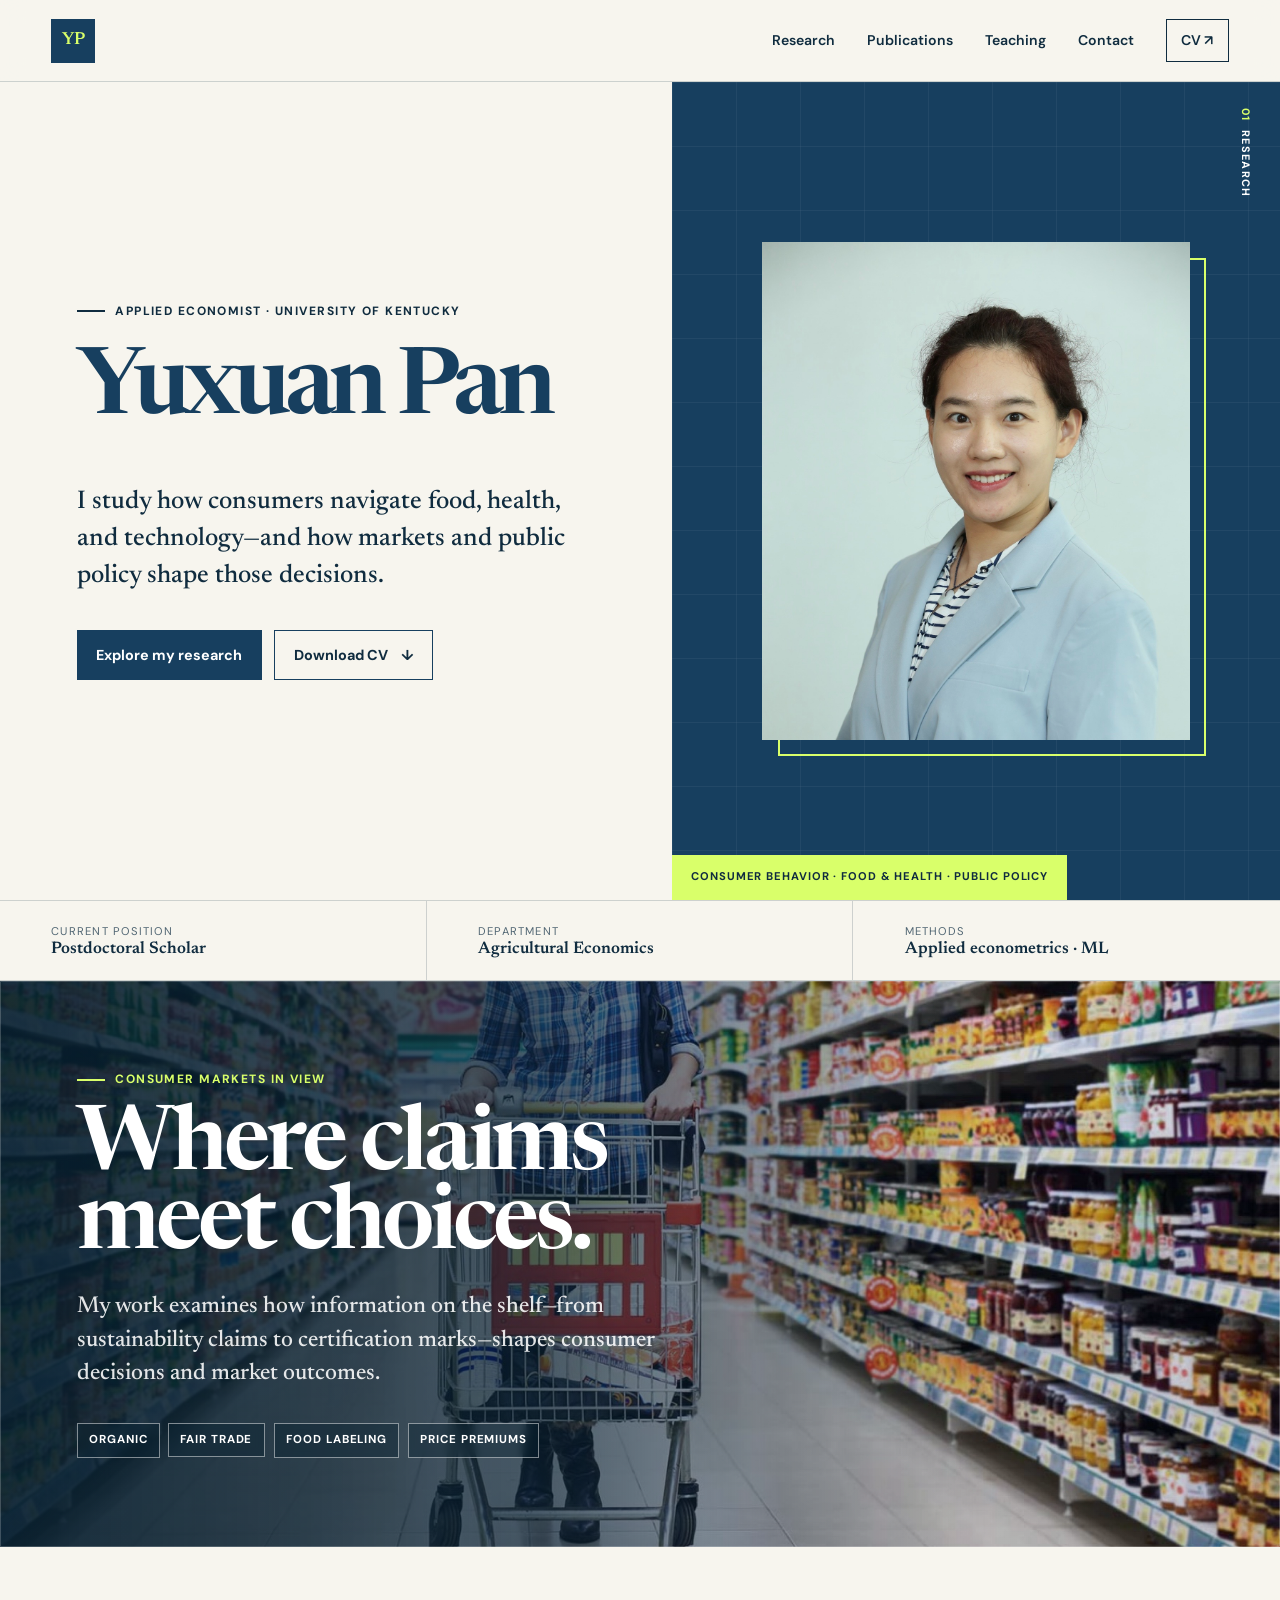
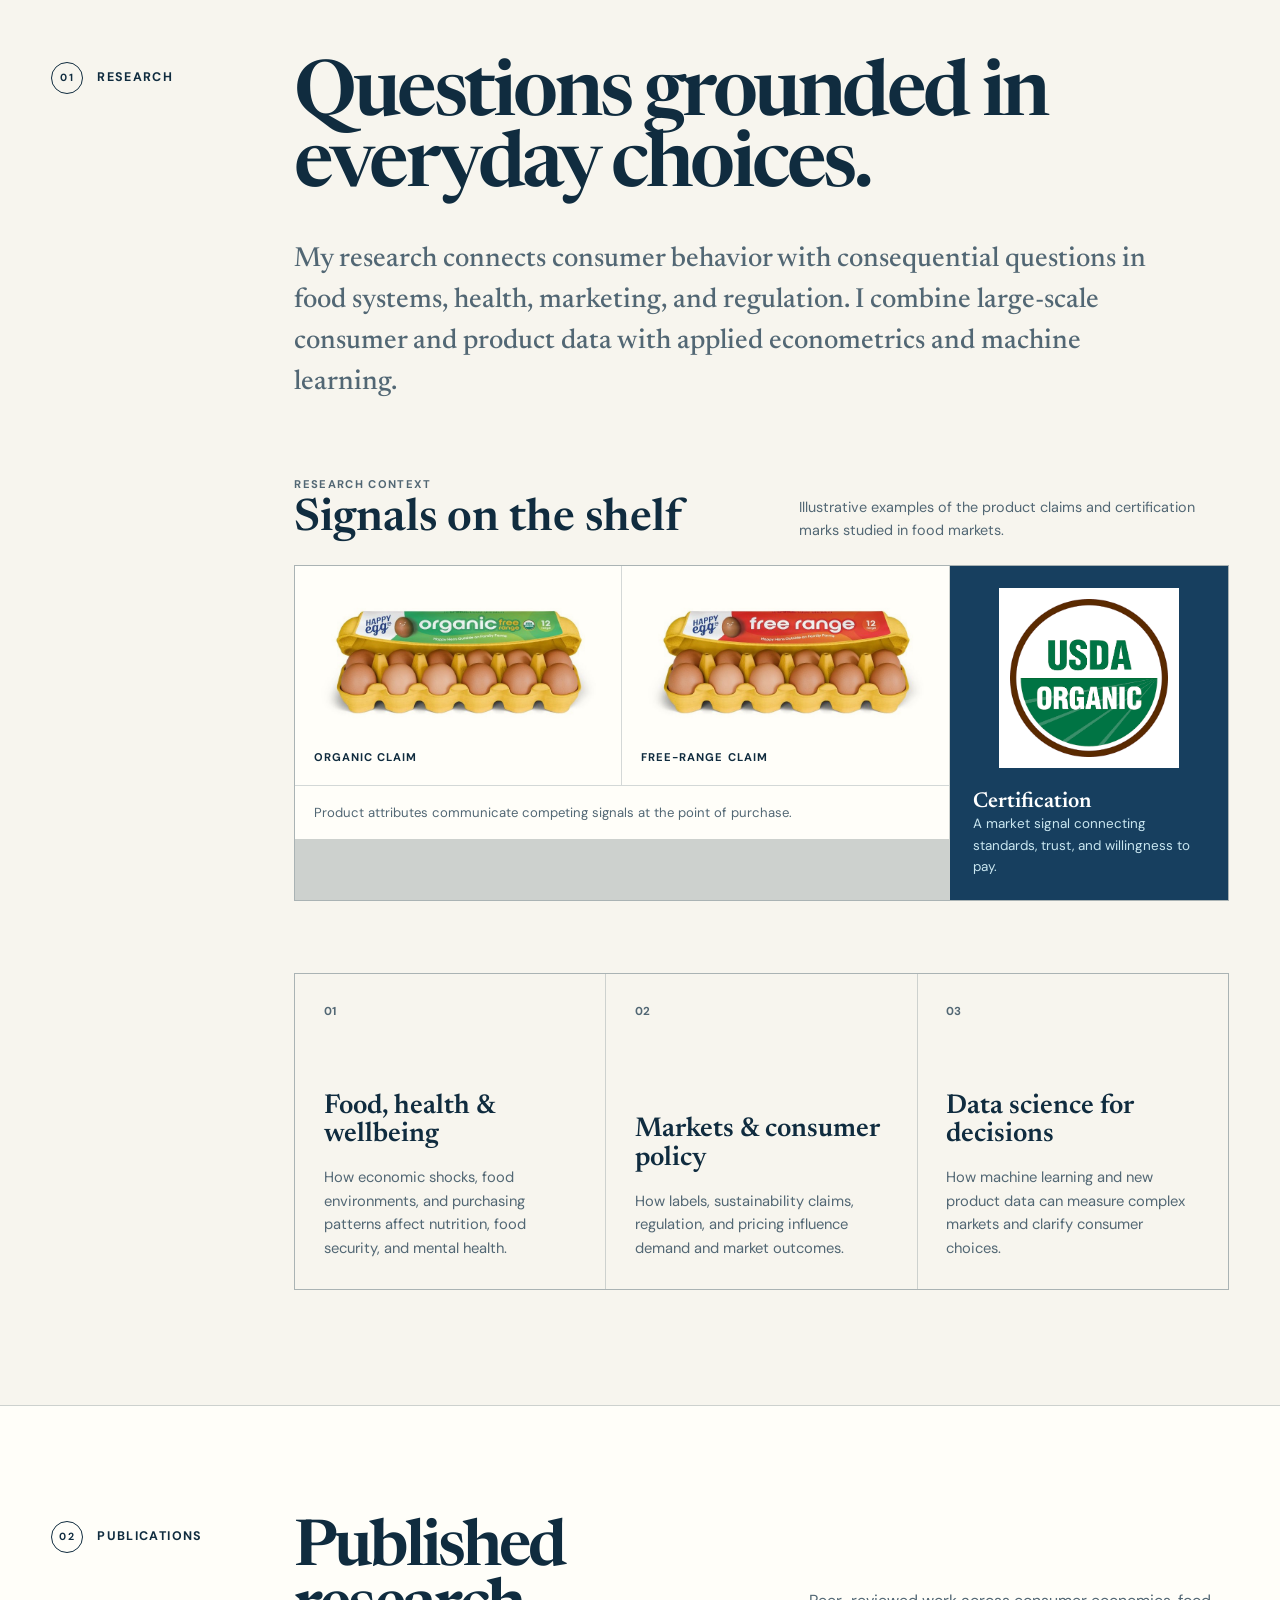
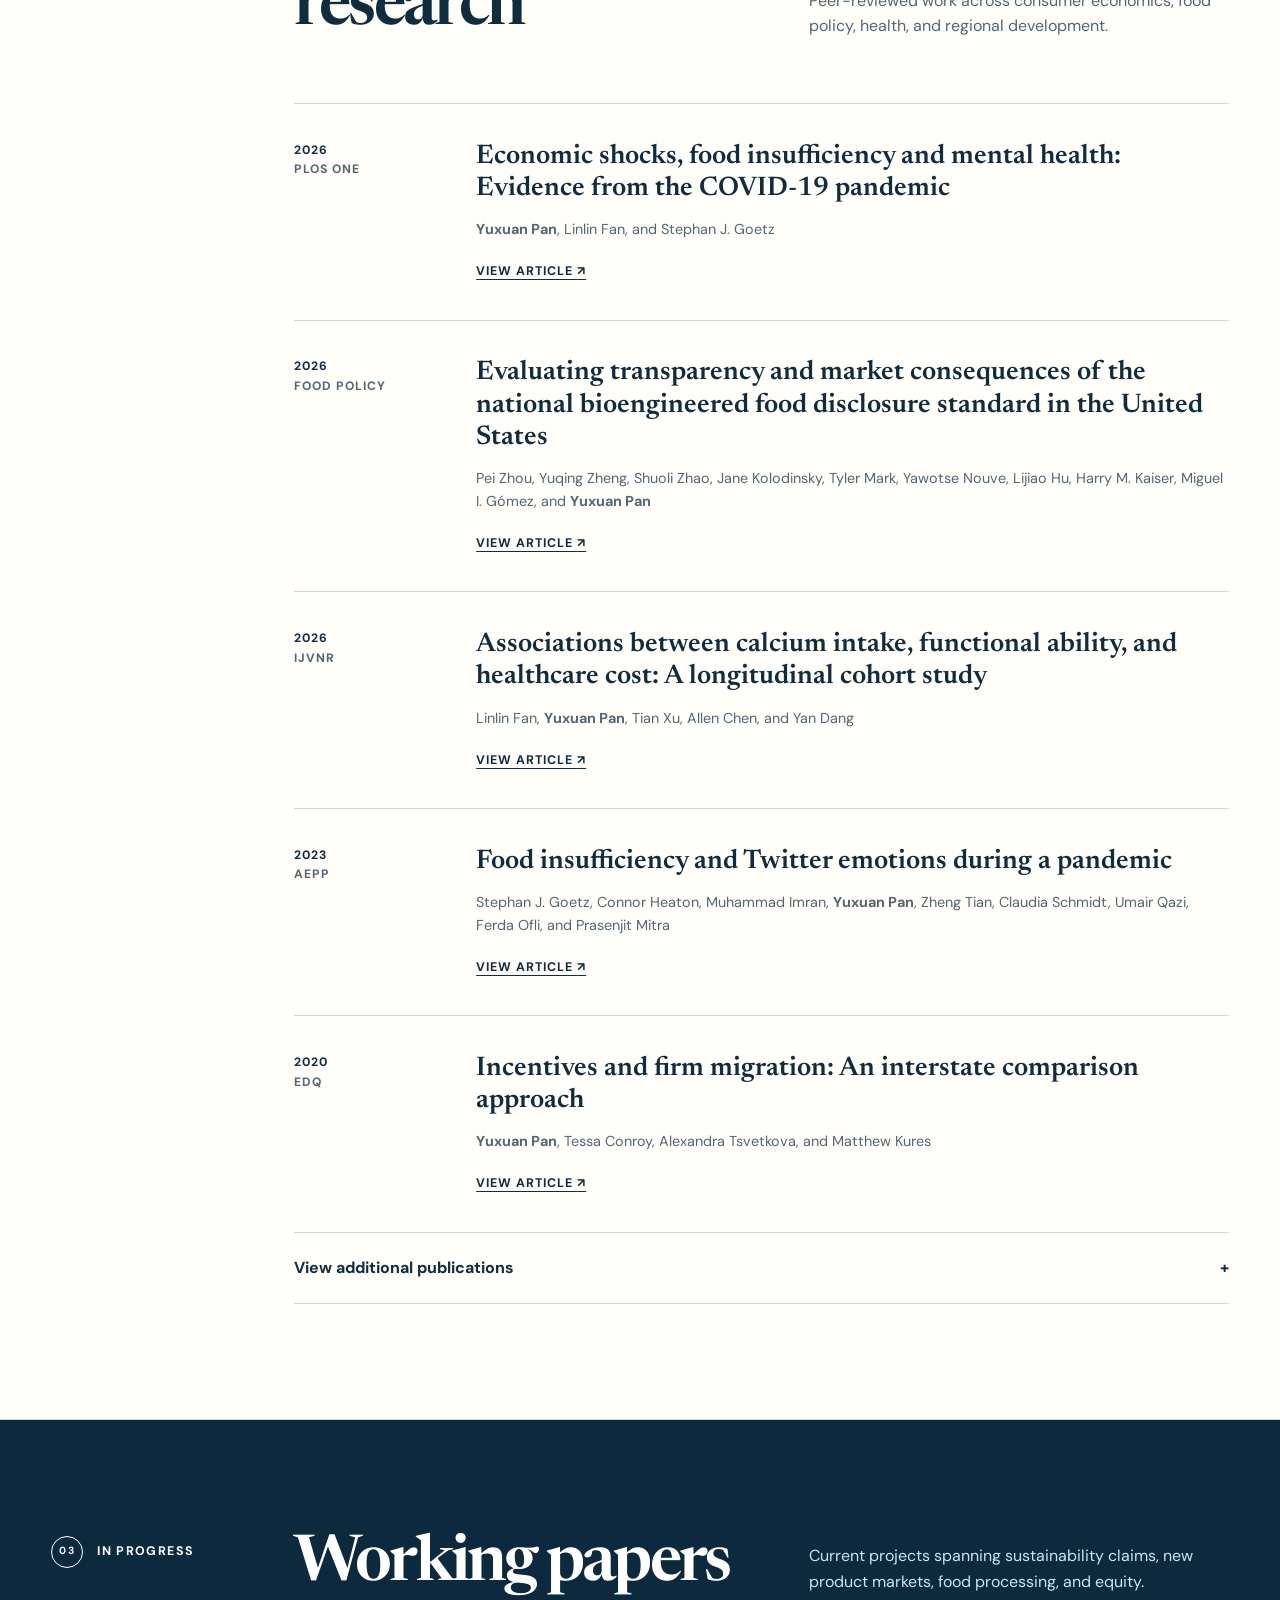
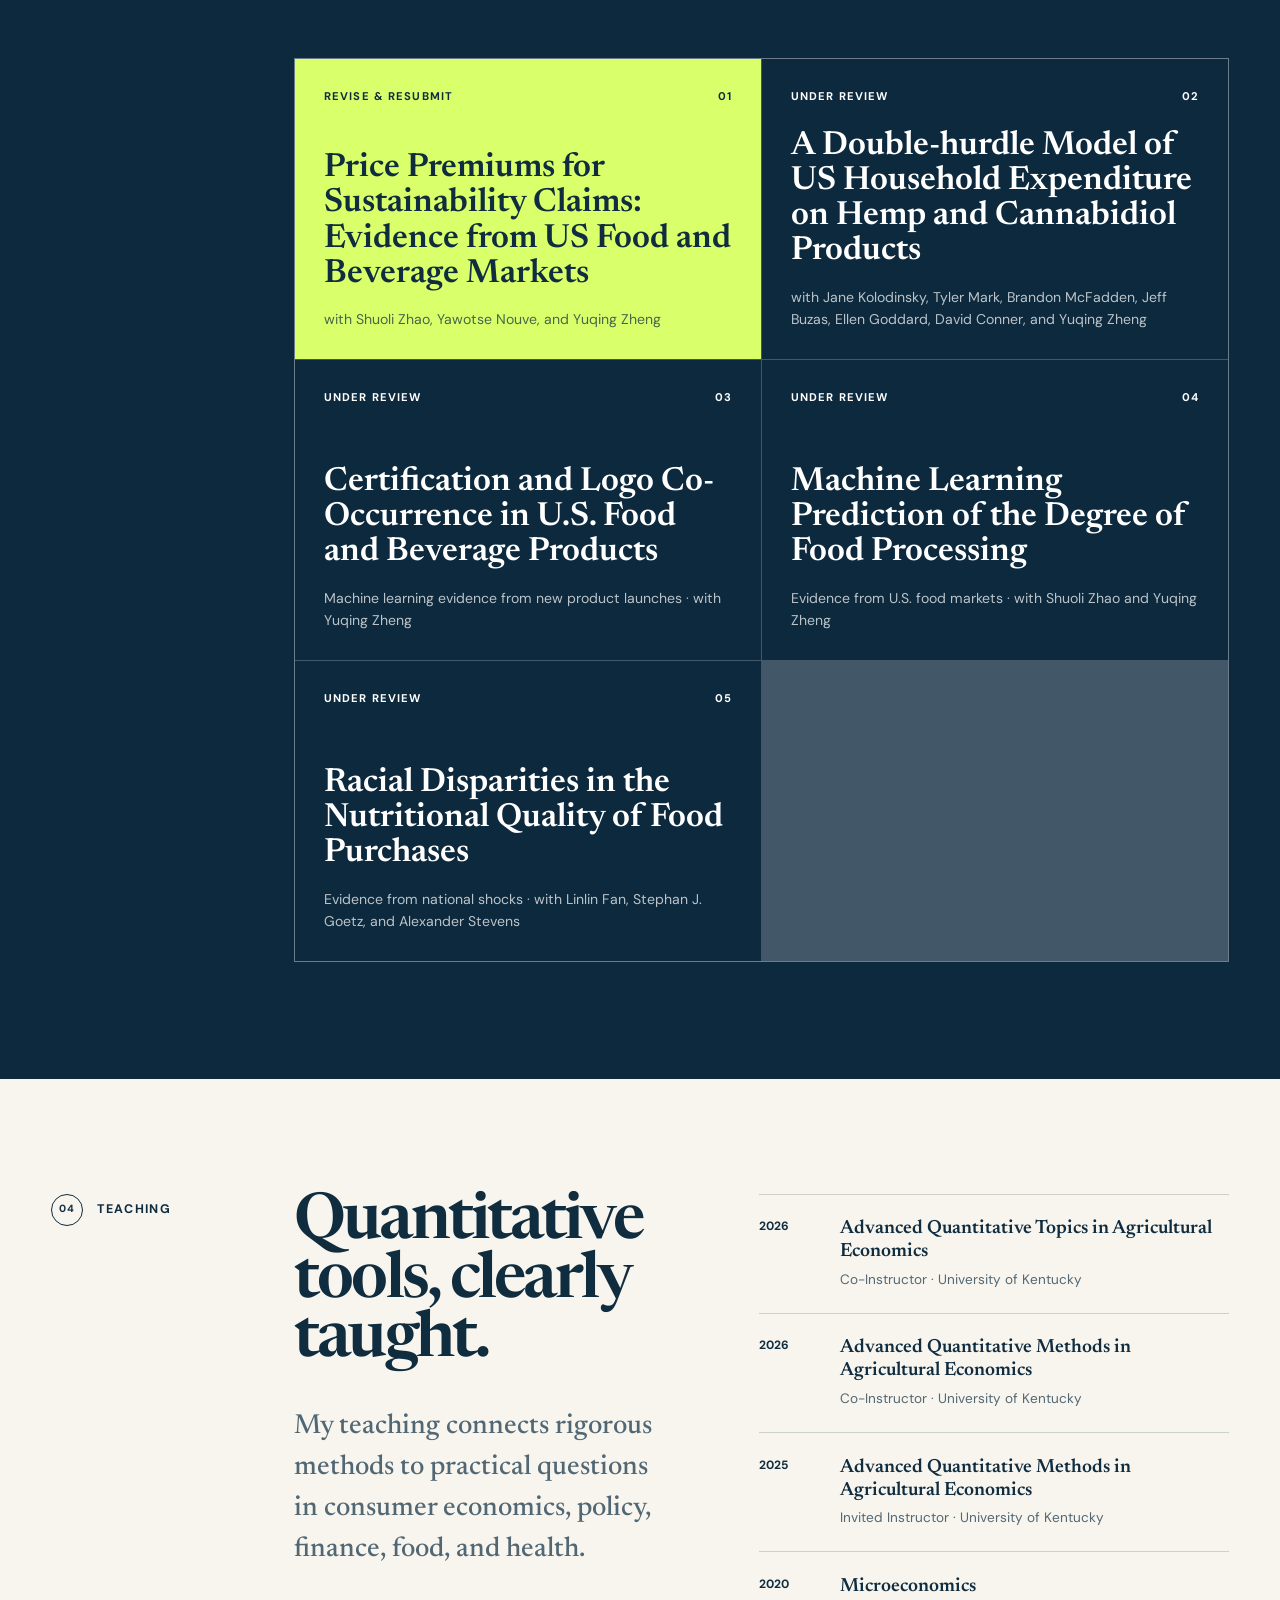
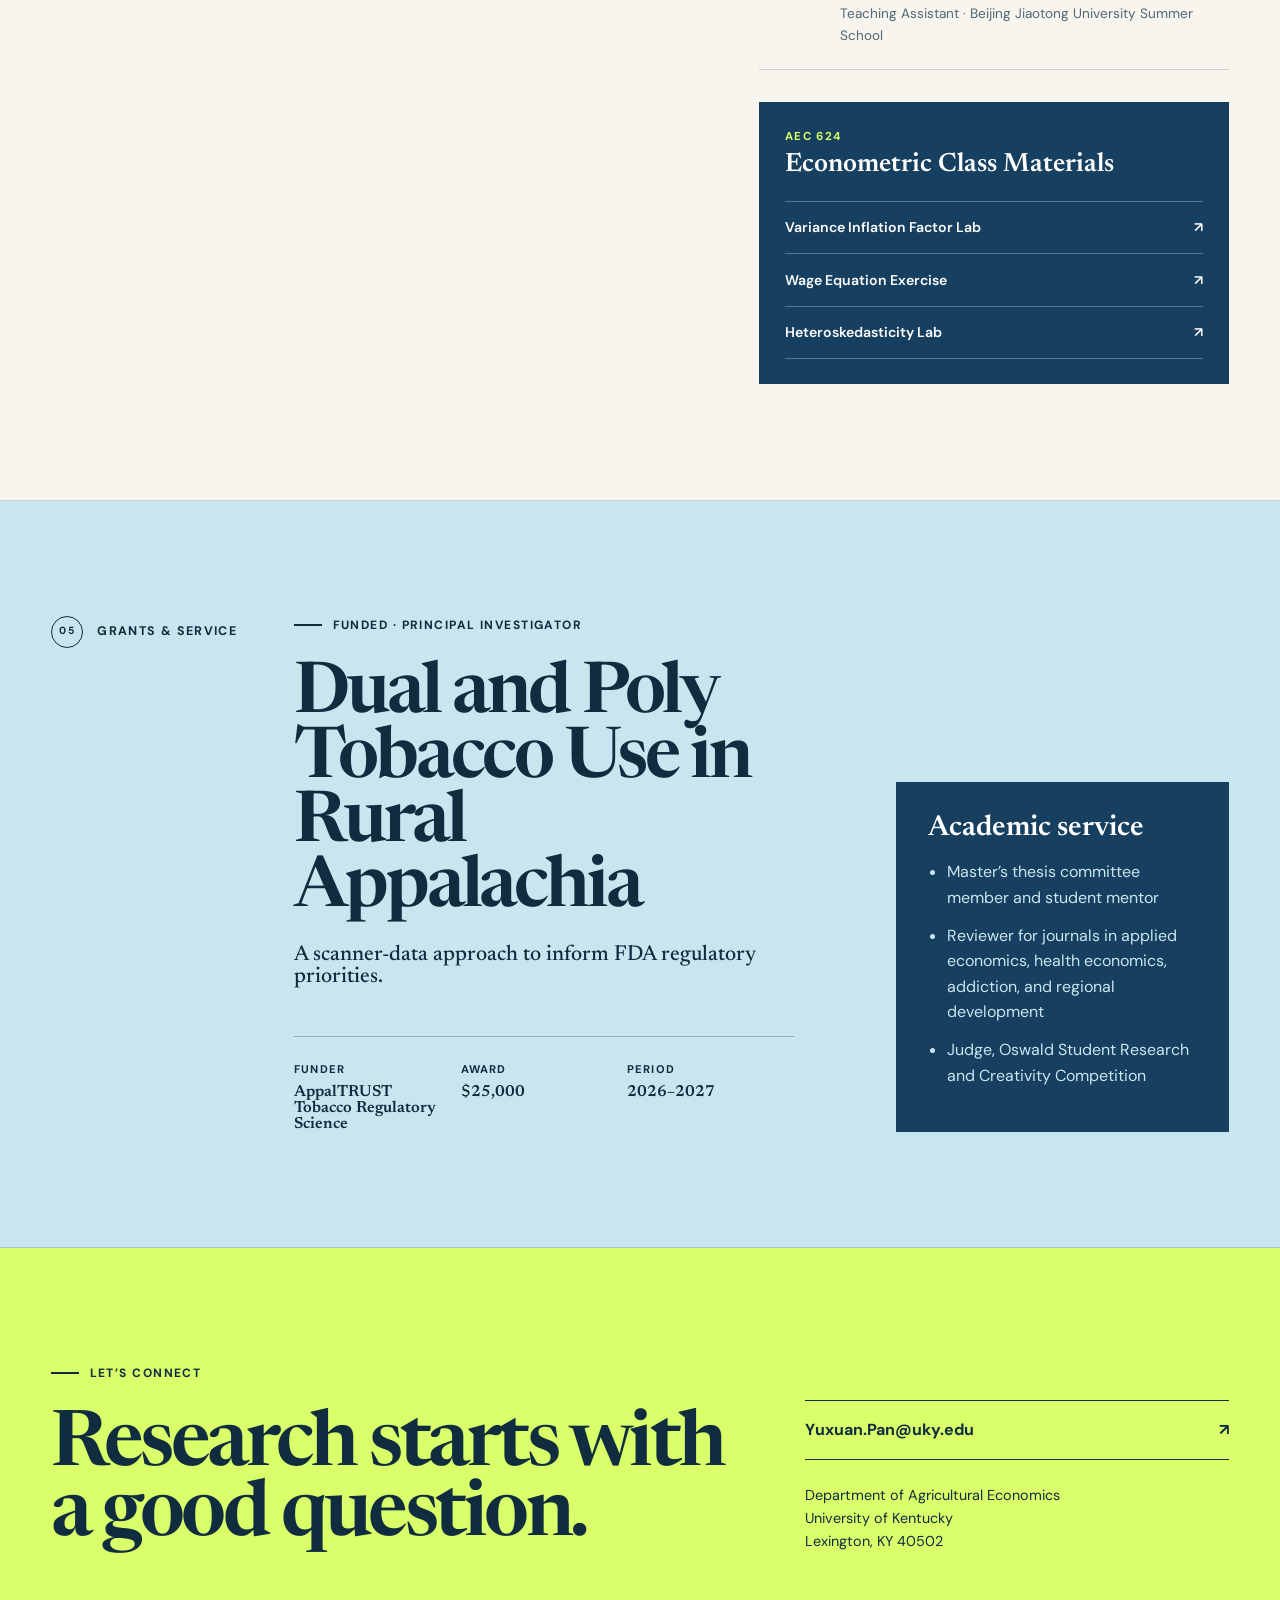
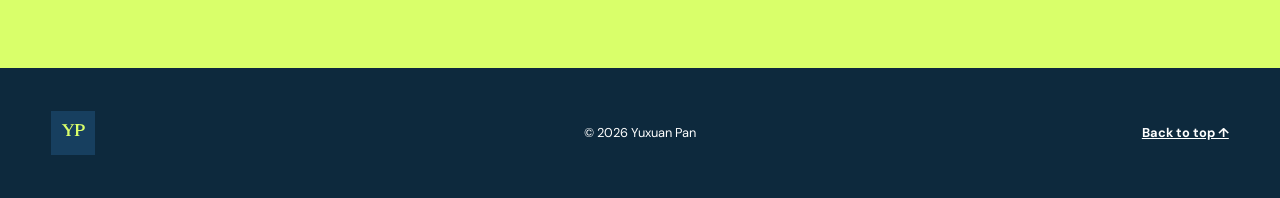
<file: index.html>
<!doctype html>
<html lang="en">
  <head>
    <meta charset="utf-8" />
    <meta name="viewport" content="width=device-width, initial-scale=1" />
    <meta name="description" content="Yuxuan Pan is an applied economist studying consumer behavior, food and health, public policy, and machine learning." />
    <meta name="theme-color" content="#173f5f" />
    <title>Yuxuan Pan | Applied Economist</title>
    <link rel="preconnect" href="https://fonts.googleapis.com" />
    <link rel="preconnect" href="https://fonts.gstatic.com" crossorigin />
    <link href="https://fonts.googleapis.com/css2?family=DM+Sans:wght@400;500;600;700&amp;family=Newsreader:opsz,wght@6..72,500;6..72,600&amp;display=swap" rel="stylesheet" />
    <link rel="icon" type="image/svg+xml" href="data:image/svg+xml,%3Csvg xmlns='http://www.w3.org/2000/svg' viewBox='0 0 64 64'%3E%3Crect width='64' height='64' rx='14' fill='%23173f5f'/%3E%3Cpath d='M14 15h11l8 15 8-15h10L38 38v11H27V38z' fill='%23d9ff6a'/%3E%3C/svg%3E" />
    <link rel="stylesheet" href="styles.css" />
    <script src="script.js" defer></script>
  </head>
  <body>
    <a class="skip-link" href="#main">Skip to content</a>
    <header class="site-header">
      <a class="wordmark" href="#top" aria-label="Yuxuan Pan, home">YP</a>
      <button class="menu-button" type="button" aria-expanded="false" aria-controls="site-nav">
        <span class="menu-label">Menu</span><span class="menu-icon" aria-hidden="true"></span>
      </button>
      <nav id="site-nav" class="site-nav" aria-label="Main navigation">
        <a href="#research">Research</a>
        <a href="#publications">Publications</a>
        <a href="#teaching">Teaching</a>
        <a href="#contact">Contact</a>
        <a class="nav-cv" href="CV_Yuxuan_Pan.pdf" target="_blank" rel="noreferrer">CV <span aria-hidden="true">↗</span></a>
      </nav>
    </header>

    <main id="main">
      <section class="hero" id="top" aria-labelledby="hero-title">
        <div class="hero-copy reveal">
          <p class="eyebrow"><span></span> Applied economist · University of Kentucky</p>
          <h1 id="hero-title">Yuxuan Pan</h1>
          <p class="hero-intro">I study how consumers navigate food, health, and technology—and how markets and public policy shape those decisions.</p>
          <div class="hero-actions">
            <a class="button button-primary" href="#research">Explore my research</a>
            <a class="button button-quiet" href="CV_Yuxuan_Pan.pdf" target="_blank" rel="noreferrer">Download CV <span aria-hidden="true">↓</span></a>
          </div>
        </div>

        <figure class="profile-visual reveal">
          <div class="portrait-frame">
            <img src="yuxuan-pan.jpg" alt="Portrait of Yuxuan Pan" width="1200" height="1417" />
          </div>
          <figcaption>Consumer behavior · Food &amp; health · Public policy</figcaption>
          <div class="portrait-index" aria-hidden="true"><span>01</span><span>Research</span></div>
        </figure>
      </section>

      <section class="status-strip" aria-label="Current position and research fields">
        <div><span>Current position</span><strong>Postdoctoral Scholar</strong></div>
        <div><span>Department</span><strong>Agricultural Economics</strong></div>
        <div><span>Methods</span><strong>Applied econometrics · ML</strong></div>
      </section>

      <section class="market-lens" aria-labelledby="market-lens-title">
        <div class="market-lens-copy reveal">
          <p class="eyebrow"><span></span> Consumer markets in view</p>
          <h2 id="market-lens-title">Where claims meet choices.</h2>
          <p>My work examines how information on the shelf—from sustainability claims to certification marks—shapes consumer decisions and market outcomes.</p>
          <ul aria-label="Research topics">
            <li>Organic</li>
            <li>Fair Trade</li>
            <li>Food labeling</li>
            <li>Price premiums</li>
          </ul>
        </div>
      </section>

      <section class="section section-intro" id="research" aria-labelledby="research-title">
        <div class="section-label reveal"><span>01</span> Research</div>
        <div class="section-body reveal">
          <h2 id="research-title">Questions grounded in everyday choices.</h2>
          <p class="lead">My research connects consumer behavior with consequential questions in food systems, health, marketing, and regulation. I combine large-scale consumer and product data with applied econometrics and machine learning.</p>
          <div class="label-study">
            <div class="label-study-heading">
              <div>
                <p class="study-kicker">Research context</p>
                <h3>Signals on the shelf</h3>
              </div>
              <p>Illustrative examples of the product claims and certification marks studied in food markets.</p>
            </div>
            <div class="label-study-grid">
              <figure class="product-comparison">
                <div>
                  <img src="organic-eggs-crop.jpg" alt="Egg carton carrying an organic claim" width="800" height="430" loading="lazy" />
                  <span>Organic claim</span>
                </div>
                <div>
                  <img src="free-range-eggs-crop.jpg" alt="Egg carton carrying a free-range claim" width="800" height="430" loading="lazy" />
                  <span>Free-range claim</span>
                </div>
                <figcaption>Product attributes communicate competing signals at the point of purchase.</figcaption>
              </figure>
              <figure class="certification-card">
                <div class="seal-wrap"><img src="usda-organic.png" alt="USDA Organic certification mark" width="447" height="447" loading="lazy" /></div>
                <figcaption><strong>Certification</strong><br />A market signal connecting standards, trust, and willingness to pay.</figcaption>
              </figure>
            </div>
          </div>
          <div class="themes">
            <article>
              <span class="theme-number">01</span>
              <h3>Food, health &amp; wellbeing</h3>
              <p>How economic shocks, food environments, and purchasing patterns affect nutrition, food security, and mental health.</p>
            </article>
            <article>
              <span class="theme-number">02</span>
              <h3>Markets &amp; consumer policy</h3>
              <p>How labels, sustainability claims, regulation, and pricing influence demand and market outcomes.</p>
            </article>
            <article>
              <span class="theme-number">03</span>
              <h3>Data science for decisions</h3>
              <p>How machine learning and new product data can measure complex markets and clarify consumer choices.</p>
            </article>
          </div>
        </div>
      </section>

      <section class="section papers-section" id="publications" aria-labelledby="publications-title">
        <div class="section-label reveal"><span>02</span> Publications</div>
        <div class="section-body">
          <div class="section-heading reveal">
            <h2 id="publications-title">Published research</h2>
            <p>Peer-reviewed work across consumer economics, food policy, health, and regional development.</p>
          </div>

          <div class="paper-list">
            <article class="paper reveal">
              <div class="paper-meta"><span>2026</span><span>PLoS ONE</span></div>
              <div>
                <h3>Economic shocks, food insufficiency and mental health: Evidence from the COVID-19 pandemic</h3>
                <p><strong>Yuxuan Pan</strong>, Linlin Fan, and Stephan J. Goetz</p>
                <a href="https://doi.org/10.1371/journal.pone.0344745" target="_blank" rel="noreferrer">View article <span aria-hidden="true">↗</span></a>
              </div>
            </article>
            <article class="paper reveal">
              <div class="paper-meta"><span>2026</span><span>Food Policy</span></div>
              <div>
                <h3>Evaluating transparency and market consequences of the national bioengineered food disclosure standard in the United States</h3>
                <p>Pei Zhou, Yuqing Zheng, Shuoli Zhao, Jane Kolodinsky, Tyler Mark, Yawotse Nouve, Lijiao Hu, Harry M. Kaiser, Miguel I. Gómez, and <strong>Yuxuan Pan</strong></p>
                <a href="https://doi.org/10.1016/j.foodpol.2026.103107" target="_blank" rel="noreferrer">View article <span aria-hidden="true">↗</span></a>
              </div>
            </article>
            <article class="paper reveal">
              <div class="paper-meta"><span>2026</span><span>IJVNR</span></div>
              <div>
                <h3>Associations between calcium intake, functional ability, and healthcare cost: A longitudinal cohort study</h3>
                <p>Linlin Fan, <strong>Yuxuan Pan</strong>, Tian Xu, Allen Chen, and Yan Dang</p>
                <a href="https://doi.org/10.31083/IJVNR48053" target="_blank" rel="noreferrer">View article <span aria-hidden="true">↗</span></a>
              </div>
            </article>
            <article class="paper reveal">
              <div class="paper-meta"><span>2023</span><span>AEPP</span></div>
              <div>
                <h3>Food insufficiency and Twitter emotions during a pandemic</h3>
                <p>Stephan J. Goetz, Connor Heaton, Muhammad Imran, <strong>Yuxuan Pan</strong>, Zheng Tian, Claudia Schmidt, Umair Qazi, Ferda Ofli, and Prasenjit Mitra</p>
                <a href="https://doi.org/10.1002/aepp.13258" target="_blank" rel="noreferrer">View article <span aria-hidden="true">↗</span></a>
              </div>
            </article>
            <article class="paper reveal">
              <div class="paper-meta"><span>2020</span><span>EDQ</span></div>
              <div>
                <h3>Incentives and firm migration: An interstate comparison approach</h3>
                <p><strong>Yuxuan Pan</strong>, Tessa Conroy, Alexandra Tsvetkova, and Matthew Kures</p>
                <a href="https://doi.org/10.1177/0891242420917756" target="_blank" rel="noreferrer">View article <span aria-hidden="true">↗</span></a>
              </div>
            </article>
          </div>

          <details class="more-publications reveal">
            <summary>View additional publications <span aria-hidden="true">+</span></summary>
            <div class="additional-list">
              <p><span>2022</span> Arbogast, D., Eades, D., Goetz, S. J., &amp; <strong>Pan, Y.</strong> “Extension and Tourism: Previous Efforts, Current Trends, and the Future.” <em>Journal of Extension</em>, 60(2), Article 7. <a href="https://doi.org/10.34068/joe.60.02.07" target="_blank" rel="noreferrer">DOI ↗</a></p>
              <p><span>2016</span> Wang, T., Kang, Y., &amp; <strong>Pan, Y.</strong> “Comparison between Chinese and U.S. Peer-to-Peer Lending Platforms.” <em>Journal of Xi’an University of Posts and Telecommunications</em>, 21(5), 80–87.</p>
            </div>
          </details>
        </div>
      </section>

      <section class="section working-section" aria-labelledby="working-title">
        <div class="section-label reveal"><span>03</span> In progress</div>
        <div class="section-body">
          <div class="section-heading reveal">
            <h2 id="working-title">Working papers</h2>
            <p>Current projects spanning sustainability claims, new product markets, food processing, and equity.</p>
          </div>
          <div class="working-grid">
            <article class="working-card featured reveal">
              <div class="card-top"><span>Revise &amp; Resubmit</span><span>01</span></div>
              <h3>Price Premiums for Sustainability Claims: Evidence from US Food and Beverage Markets</h3>
              <p>with Shuoli Zhao, Yawotse Nouve, and Yuqing Zheng</p>
            </article>
            <article class="working-card reveal">
              <div class="card-top"><span>Under Review</span><span>02</span></div>
              <h3>A Double-hurdle Model of US Household Expenditure on Hemp and Cannabidiol Products</h3>
              <p>with Jane Kolodinsky, Tyler Mark, Brandon McFadden, Jeff Buzas, Ellen Goddard, David Conner, and Yuqing Zheng</p>
            </article>
            <article class="working-card reveal">
              <div class="card-top"><span>Under Review</span><span>03</span></div>
              <h3>Certification and Logo Co-Occurrence in U.S. Food and Beverage Products</h3>
              <p>Machine learning evidence from new product launches · with Yuqing Zheng</p>
            </article>
            <article class="working-card reveal">
              <div class="card-top"><span>Under Review</span><span>04</span></div>
              <h3>Machine Learning Prediction of the Degree of Food Processing</h3>
              <p>Evidence from U.S. food markets · with Shuoli Zhao and Yuqing Zheng</p>
            </article>
            <article class="working-card reveal">
              <div class="card-top"><span>Under Review</span><span>05</span></div>
              <h3>Racial Disparities in the Nutritional Quality of Food Purchases</h3>
              <p>Evidence from national shocks · with Linlin Fan, Stephan J. Goetz, and Alexander Stevens</p>
            </article>
          </div>
        </div>
      </section>

      <section class="section teaching-section" id="teaching" aria-labelledby="teaching-title">
        <div class="section-label reveal"><span>04</span> Teaching</div>
        <div class="section-body teaching-layout">
          <div class="reveal">
            <h2 id="teaching-title">Quantitative tools, clearly taught.</h2>
            <p class="lead">My teaching connects rigorous methods to practical questions in consumer economics, policy, finance, food, and health.</p>
          </div>
          <div class="teaching-column reveal">
            <div class="teaching-list">
              <article>
                <span>2026</span>
                <div><h3>Advanced Quantitative Topics in Agricultural Economics</h3><p>Co-Instructor · University of Kentucky</p></div>
              </article>
              <article>
                <span>2026</span>
                <div><h3>Advanced Quantitative Methods in Agricultural Economics</h3><p>Co-Instructor · University of Kentucky</p></div>
              </article>
              <article>
                <span>2025</span>
                <div><h3>Advanced Quantitative Methods in Agricultural Economics</h3><p>Invited Instructor · University of Kentucky</p></div>
              </article>
              <article>
                <span>2020</span>
                <div><h3>Microeconomics</h3><p>Teaching Assistant · Beijing Jiaotong University Summer School</p></div>
              </article>
            </div>
            <aside class="course-materials" aria-labelledby="course-materials-title">
              <p class="course-code">AEC 624</p>
              <h3 id="course-materials-title">Econometric Class Materials</h3>
              <div class="material-links">
                <a href="vif-lab.html">Variance Inflation Factor Lab <span aria-hidden="true">↗</span></a>
                <a href="wage_equation_exercise.html">Wage Equation Exercise <span aria-hidden="true">↗</span></a>
                <a href="heteroskedasticity-lab.html">Heteroskedasticity Lab <span aria-hidden="true">↗</span></a>
              </div>
            </aside>
          </div>
        </div>
      </section>

      <section class="section grant-section" aria-labelledby="grant-title">
        <div class="section-label reveal"><span>05</span> Grants &amp; service</div>
        <div class="section-body grant-grid">
          <article class="grant-feature reveal">
            <p class="eyebrow"><span></span> Funded · Principal Investigator</p>
            <h2 id="grant-title">Dual and Poly Tobacco Use in Rural Appalachia</h2>
            <p>A scanner-data approach to inform FDA regulatory priorities.</p>
            <dl>
              <div><dt>Funder</dt><dd>AppalTRUST Tobacco Regulatory Science</dd></div>
              <div><dt>Award</dt><dd>$25,000</dd></div>
              <div><dt>Period</dt><dd>2026–2027</dd></div>
            </dl>
          </article>
          <div class="service-block reveal">
            <h3>Academic service</h3>
            <ul>
              <li>Master’s thesis committee member and student mentor</li>
              <li>Reviewer for journals in applied economics, health economics, addiction, and regional development</li>
              <li>Judge, Oswald Student Research and Creativity Competition</li>
            </ul>
          </div>
        </div>
      </section>

      <section class="contact-section" id="contact" aria-labelledby="contact-title">
        <div class="contact-copy reveal">
          <p class="eyebrow"><span></span> Let’s connect</p>
          <h2 id="contact-title">Research starts with a good question.</h2>
        </div>
        <div class="contact-actions reveal">
          <a href="mailto:Yuxuan.Pan@uky.edu">Yuxuan.Pan@uky.edu <span aria-hidden="true">↗</span></a>
          <p>Department of Agricultural Economics<br />University of Kentucky<br />Lexington, KY 40502</p>
        </div>
      </section>
    </main>

    <footer>
      <a class="wordmark footer-mark" href="#top">YP</a>
      <p>© <span id="year">2026</span> Yuxuan Pan</p>
      <a href="#top">Back to top ↑</a>
    </footer>
  </body>
</html>
</file>
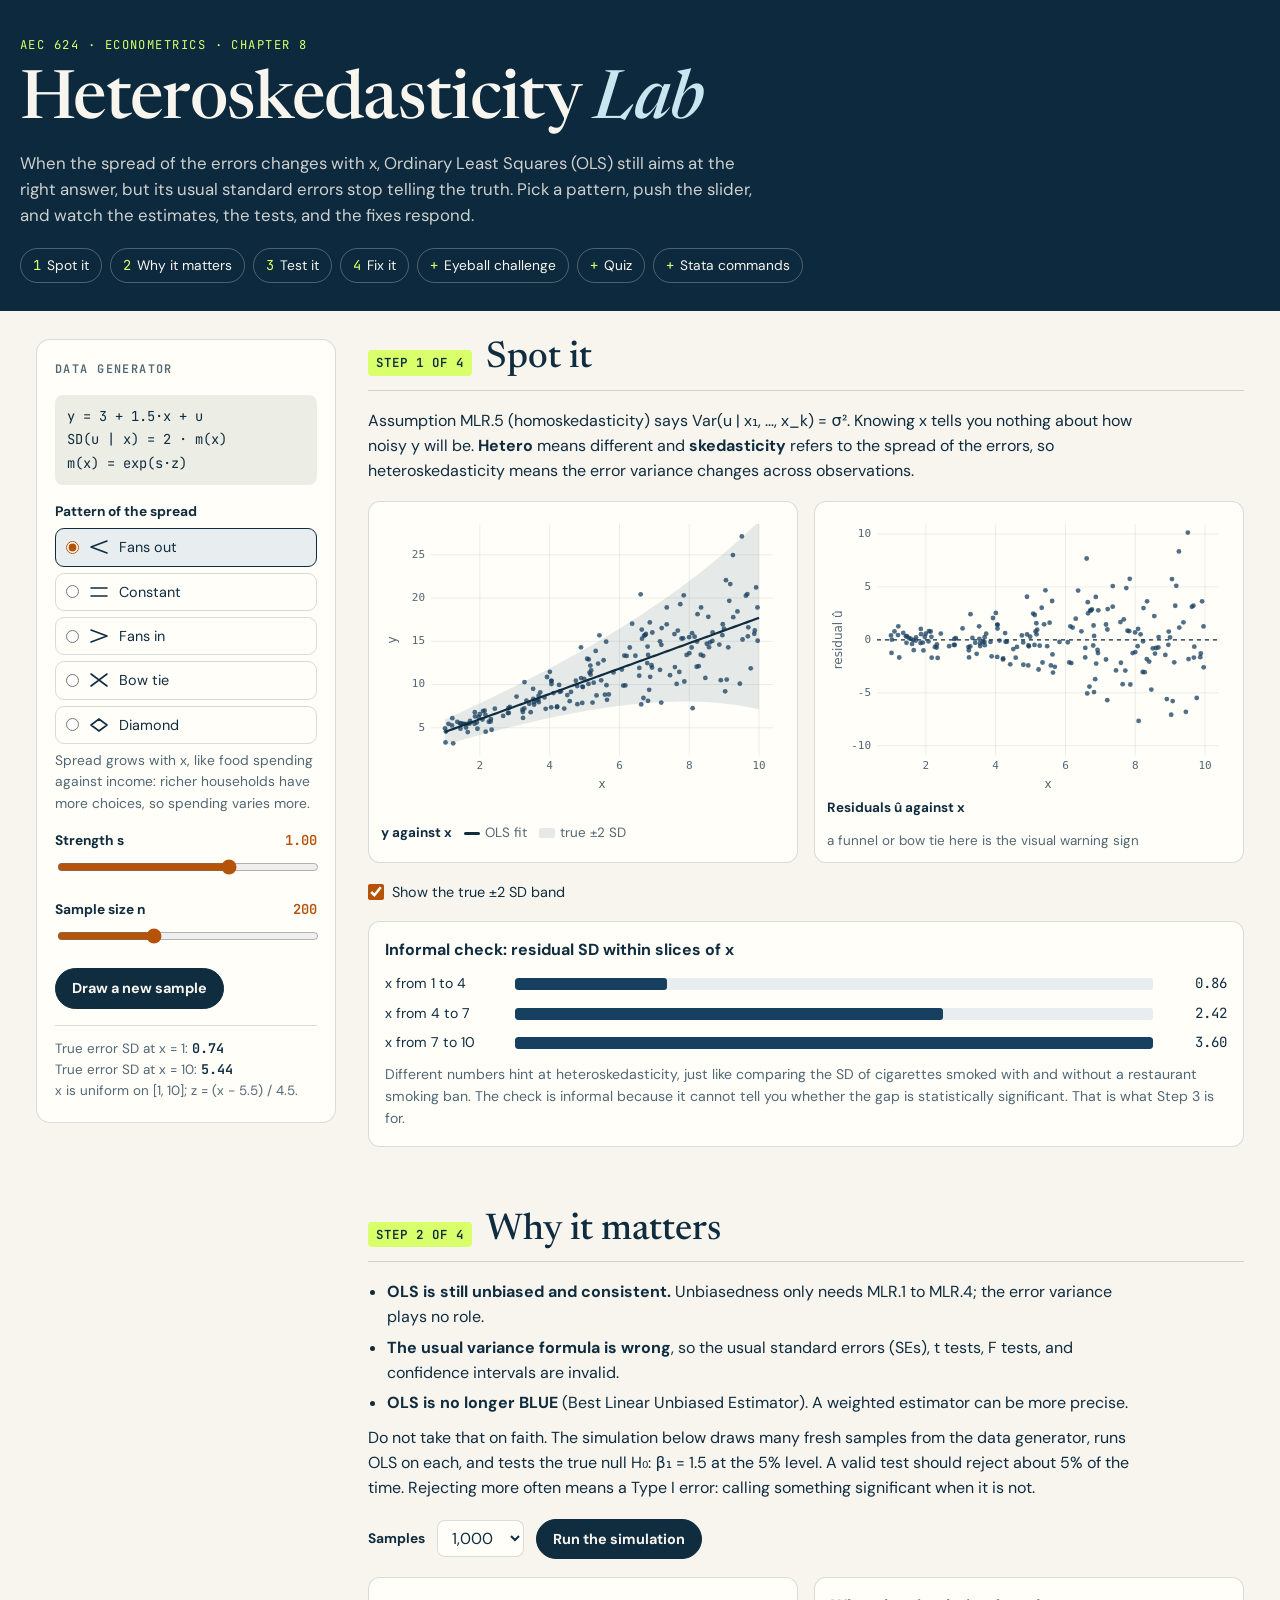
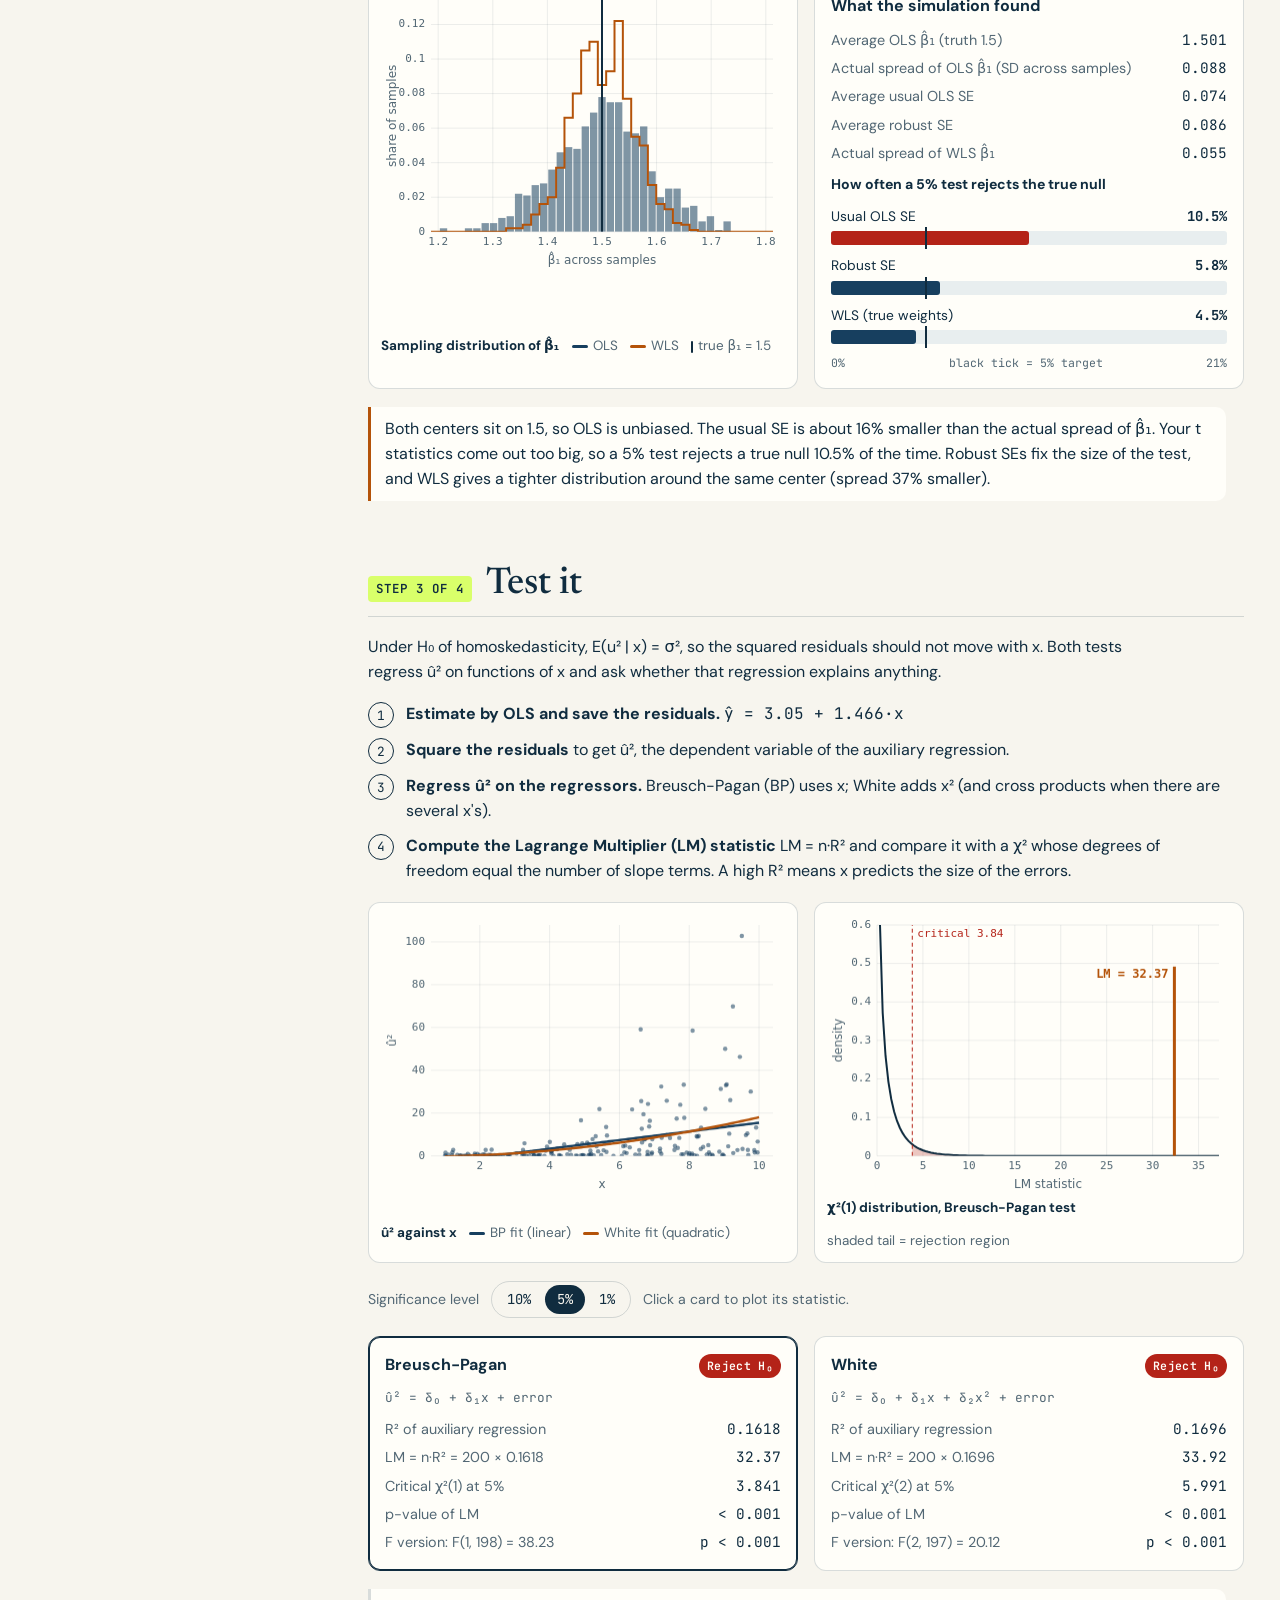
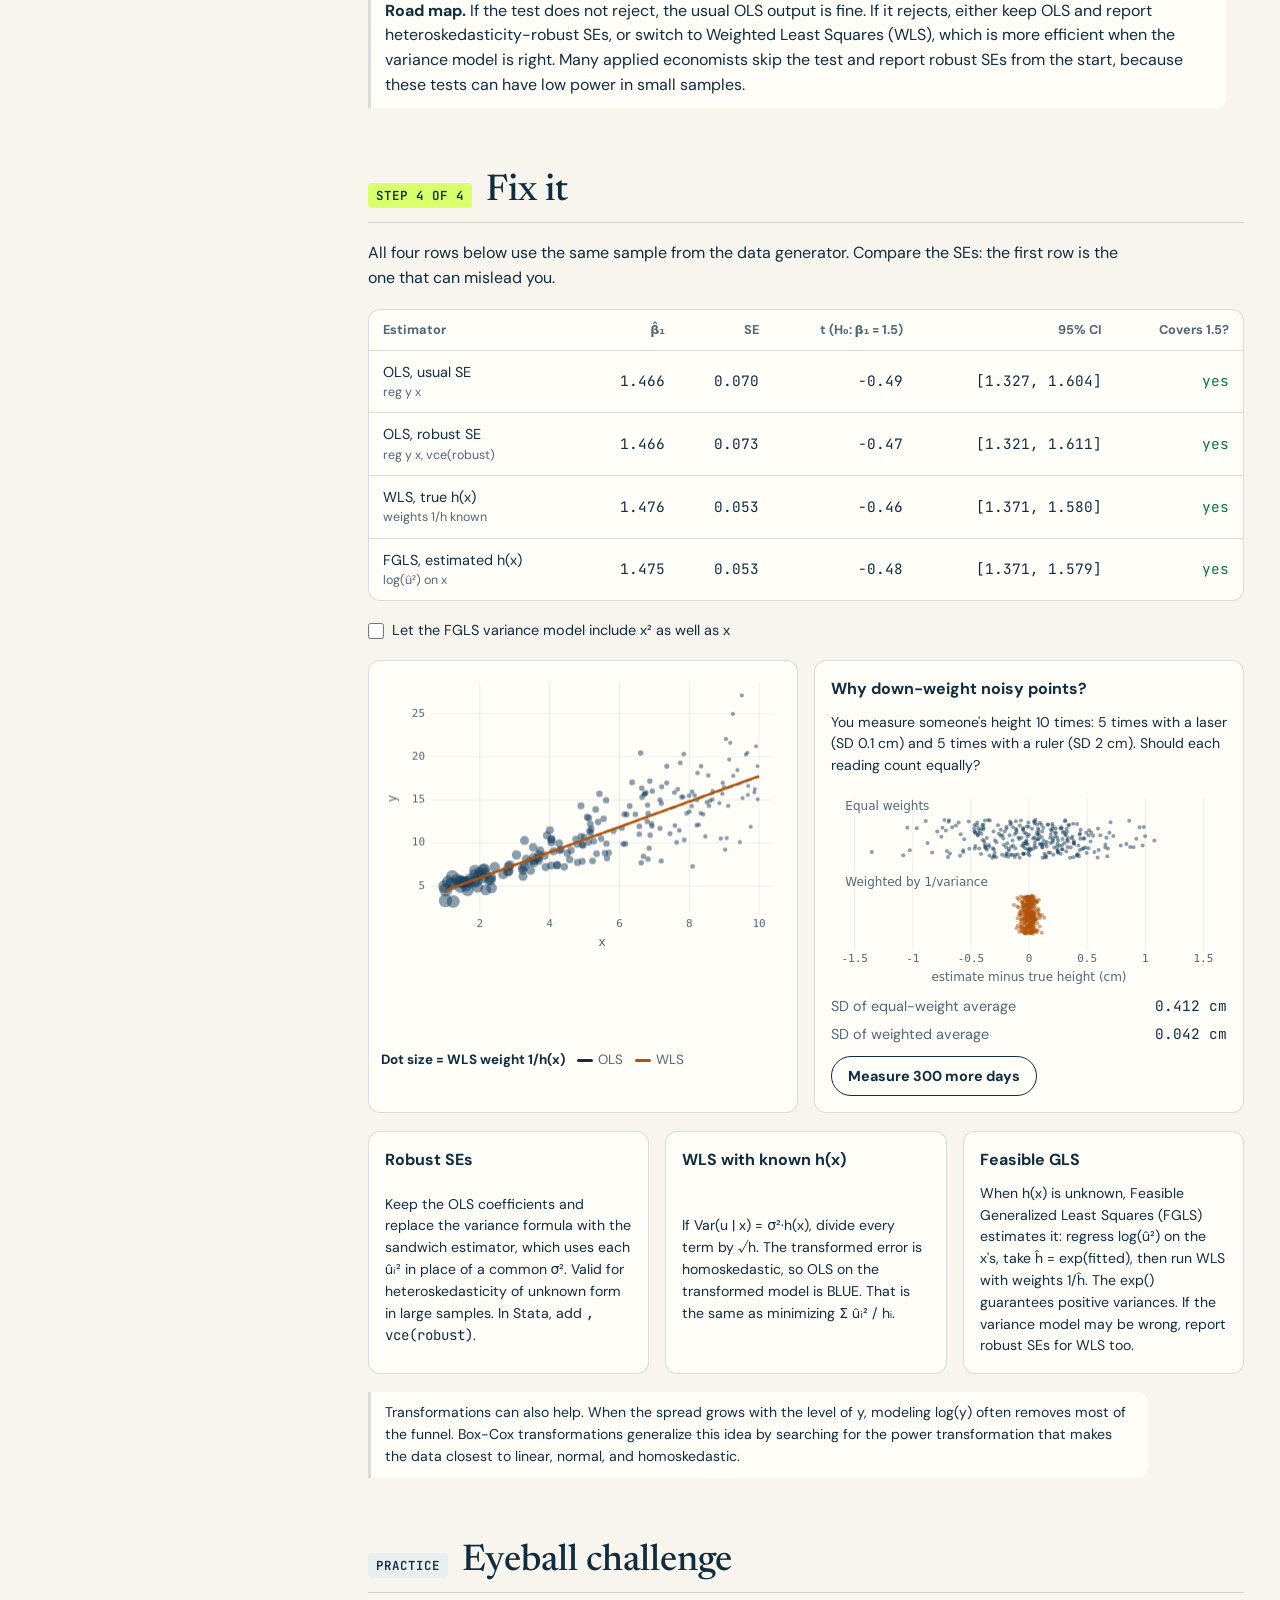
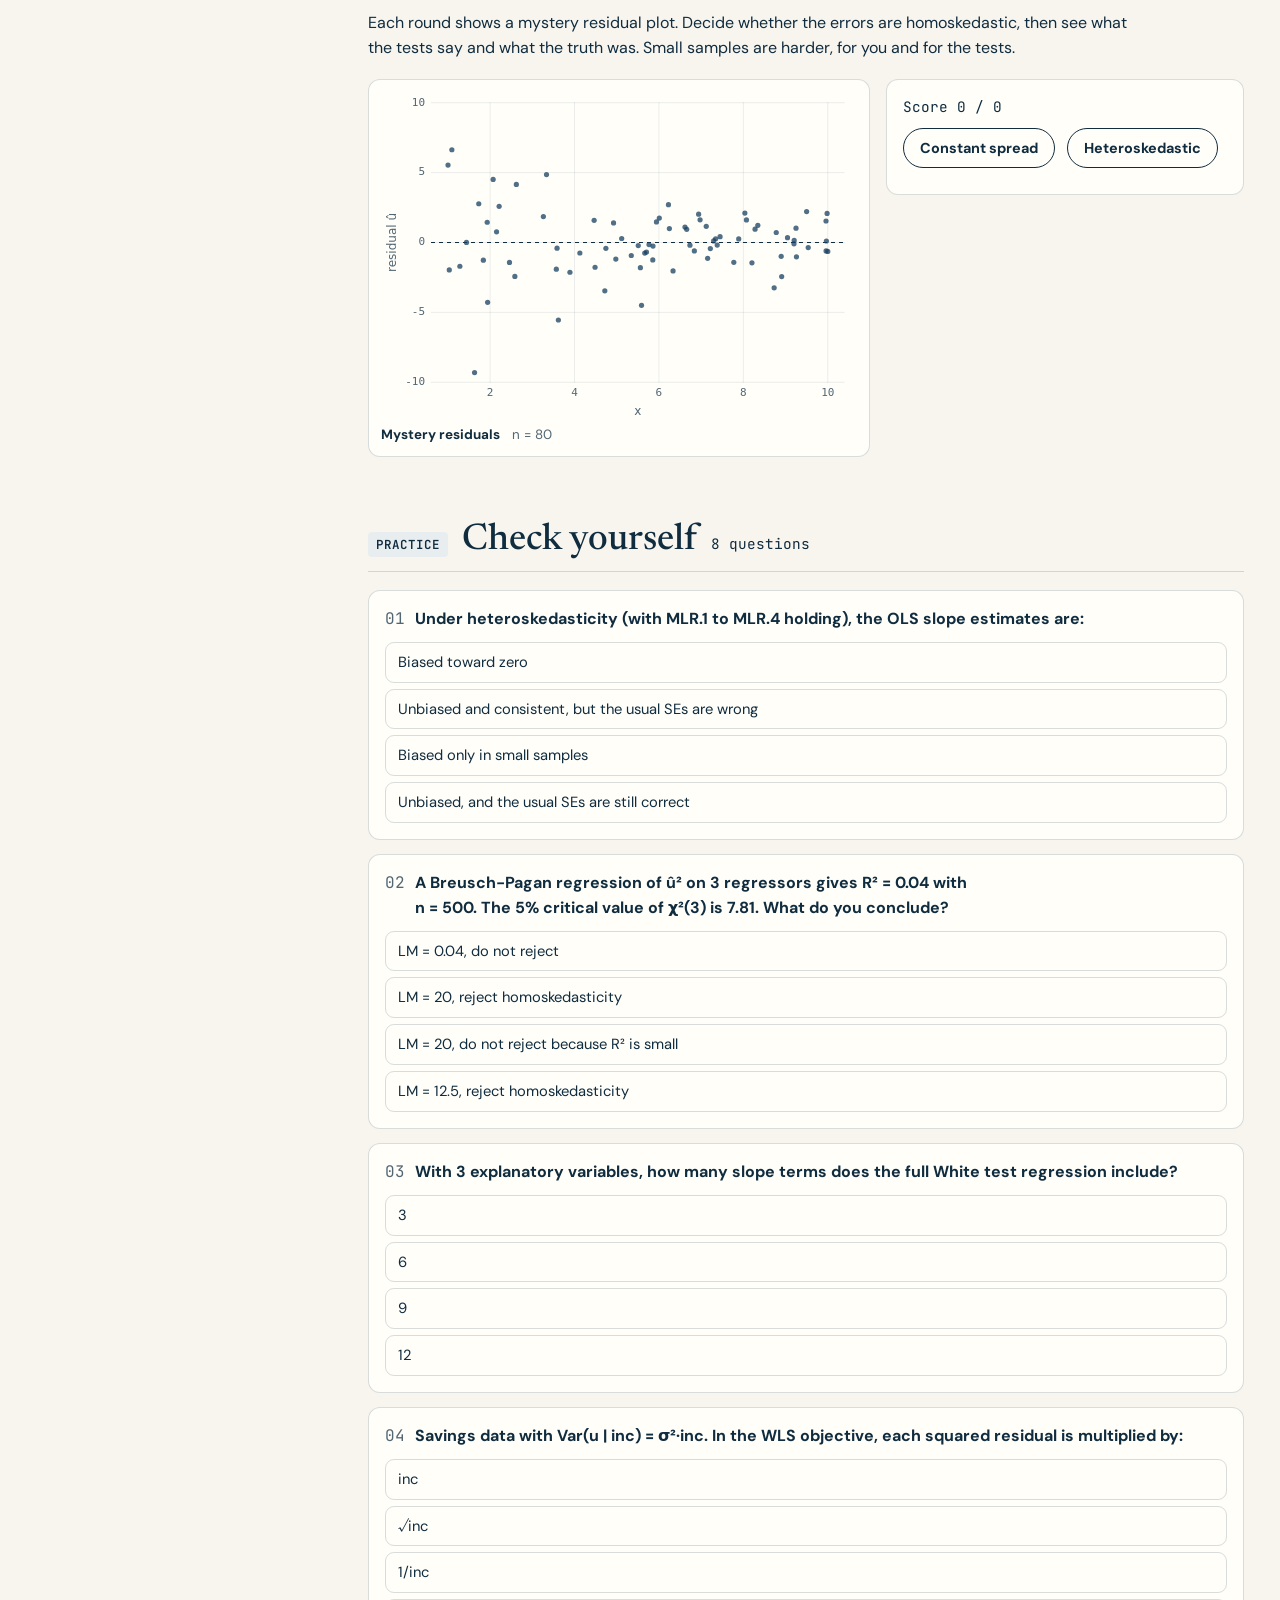
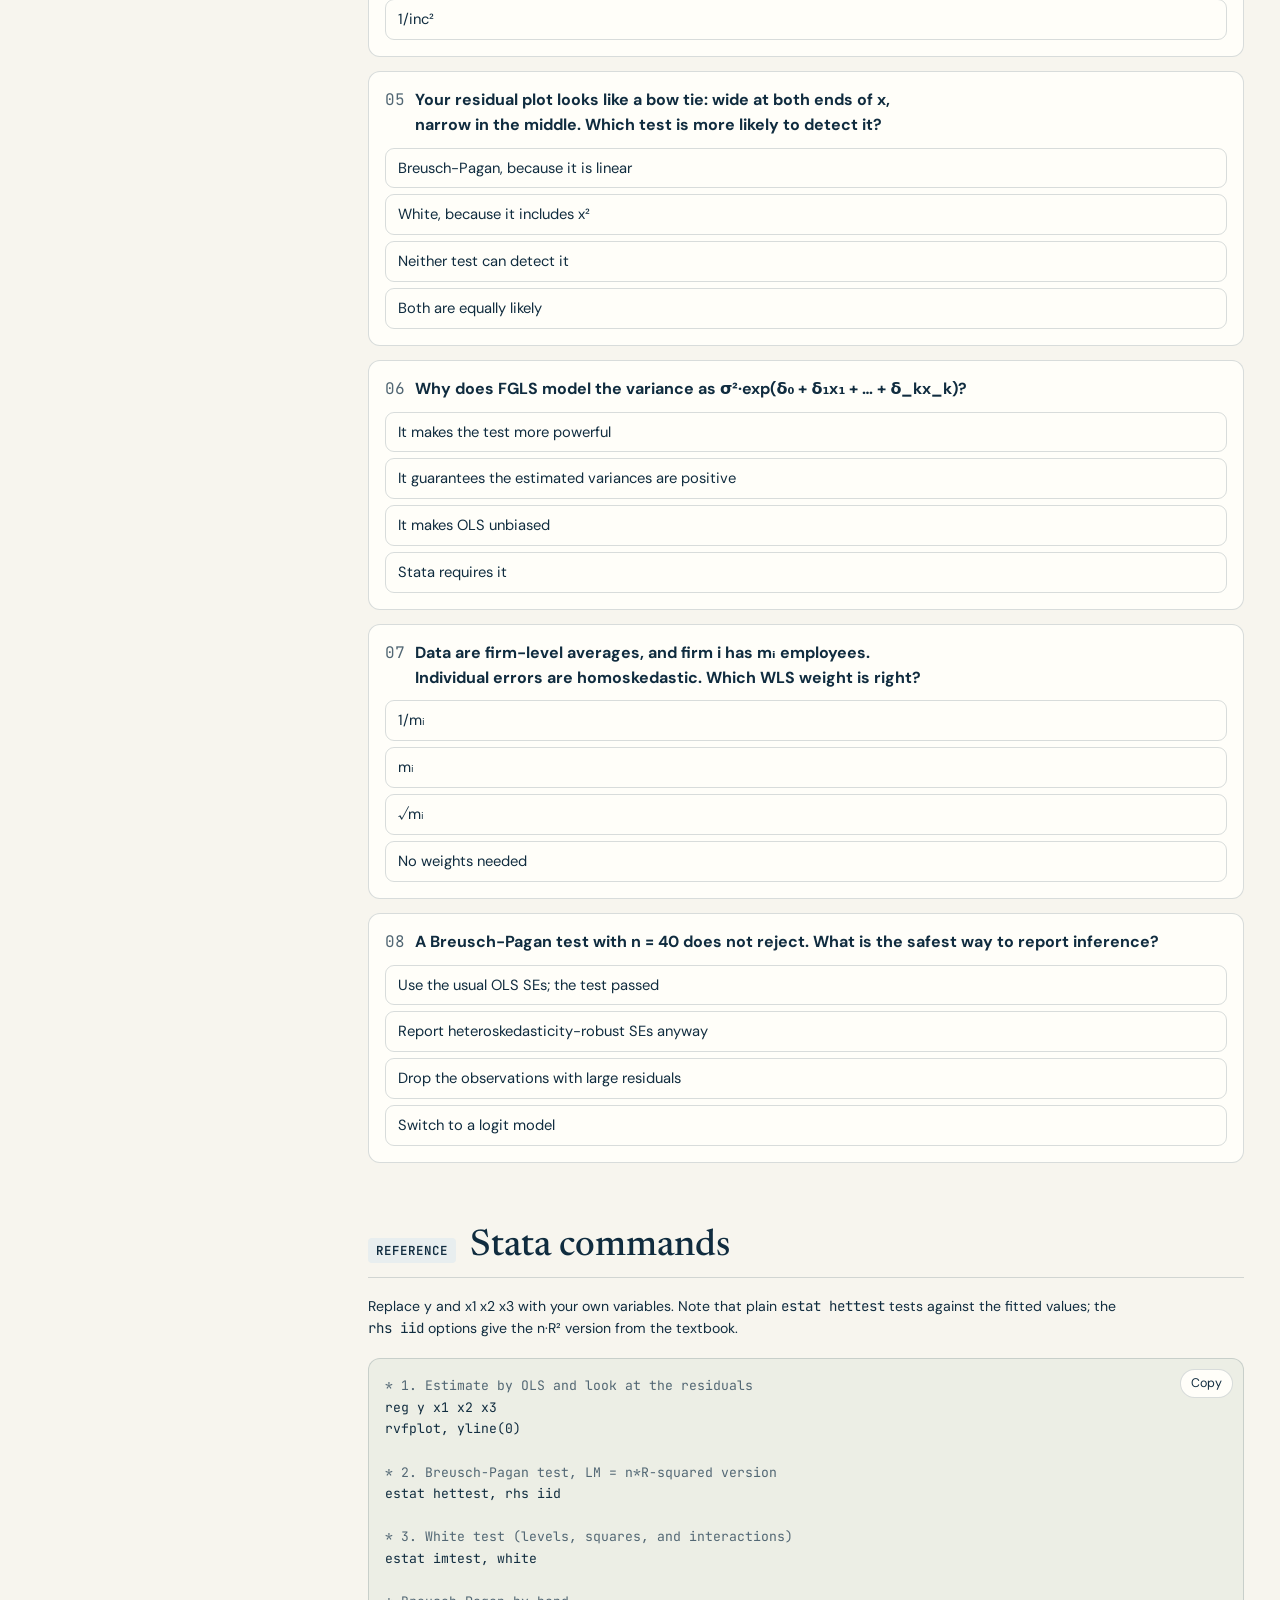
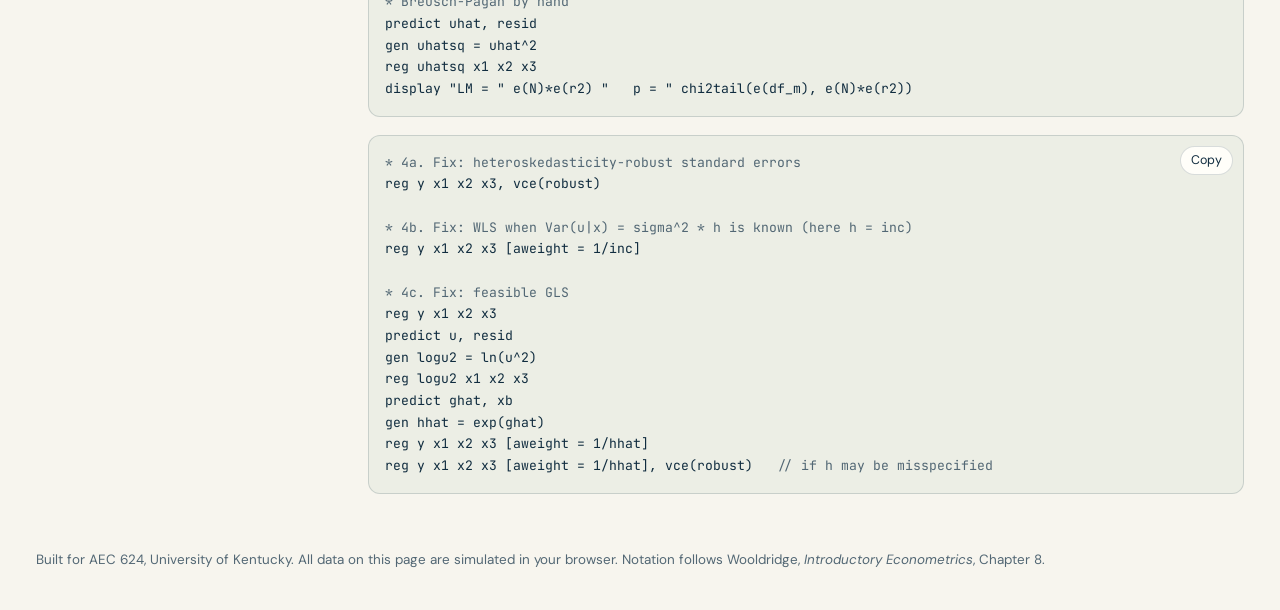
<file: heteroskedasticity-lab.html>
<!doctype html>
<html lang="en">
<head>
<meta charset="utf-8">
<meta name="viewport" content="width=device-width, initial-scale=1, viewport-fit=cover">
<meta name="description" content="Interactive AEC 624 lab on heteroskedasticity: spot it, see why it matters, test it, and fix it.">
<title>Heteroskedasticity Lab</title>
<link rel="preconnect" href="https://fonts.googleapis.com">
<link rel="preconnect" href="https://fonts.gstatic.com" crossorigin>
<link rel="stylesheet" href="https://fonts.googleapis.com/css2?family=DM+Sans:opsz,wght@9..40,400;9..40,500;9..40,700&family=JetBrains+Mono:wght@400;600&family=Newsreader:opsz,wght@6..72,500;6..72,600&display=swap">
<style>
  /* Layout: navy masthead in the course-site style, then a two-column lab:
     a sticky data-generator panel on the left drives every chart in the numbered lecture steps on the right. */
  :root {
    --paper: #f7f5ee;
    --panel: #fffef9;
    --ink: #102c3f;
    --muted: #526774;
    --line: rgba(16, 44, 63, .16);
    --mast: #0d293d;
    --mast-ink: #f7f5ee;
    --sky: #c9e6f0;
    --acid: #d9ff6a;
    --acid-ink: #102c3f;
    --pt: #173f5f;
    --ols: #102c3f;
    --wls: #b45309;
    --band: rgba(23, 63, 95, .11);
    --grid: rgba(16, 44, 63, .08);
    --bad: #b42318;
    --good: #067647;
    --code-bg: #eceee5;
    --chip: #e8eeef;
    --serif: "Newsreader", Georgia, "Times New Roman", serif;
    --sans: "DM Sans", system-ui, -apple-system, "Segoe UI", Arial, sans-serif;
    --mono: "JetBrains Mono", ui-monospace, Menlo, Consolas, monospace;
  }
  @media (prefers-color-scheme: dark) {
    :root:not([data-theme="light"]) {
      --paper: #0b1822; --panel: #112433; --ink: #e7eef2; --muted: #9db1be; --line: rgba(231, 238, 242, .14);
      --mast: #081a27; --mast-ink: #f7f5ee; --sky: #c9e6f0; --acid: #d9ff6a; --acid-ink: #102c3f;
      --pt: #9fd3e6; --ols: #e7eef2; --wls: #f5a524; --band: rgba(159, 211, 230, .14); --grid: rgba(231, 238, 242, .08);
      --bad: #f97066; --good: #47cd89; --code-bg: #0a1a26; --chip: #1a3346;
      color-scheme: dark;
    }
  }
  :root[data-theme="dark"] {
    --paper: #0b1822; --panel: #112433; --ink: #e7eef2; --muted: #9db1be; --line: rgba(231, 238, 242, .14);
    --mast: #081a27; --mast-ink: #f7f5ee; --sky: #c9e6f0; --acid: #d9ff6a; --acid-ink: #102c3f;
    --pt: #9fd3e6; --ols: #e7eef2; --wls: #f5a524; --band: rgba(159, 211, 230, .14); --grid: rgba(231, 238, 242, .08);
    --bad: #f97066; --good: #47cd89; --code-bg: #0a1a26; --chip: #1a3346;
    color-scheme: dark;
  }

  * { box-sizing: border-box; }
  [hidden] { display: none !important; }
  body { margin: 0; background: var(--paper); color: var(--ink); font-family: var(--sans); font-size: 16px; line-height: 1.55; }
  h1, h2, h3, p { margin: 0; }
  h1, h2, h3 { text-wrap: balance; }
  a { color: inherit; }
  button, input, select { font: inherit; color: inherit; }
  :focus-visible { outline: 2px solid var(--wls); outline-offset: 2px; }
  .mono { font-family: var(--mono); font-variant-numeric: tabular-nums; }

  /* Masthead */
  .mast { background: var(--mast); color: var(--mast-ink); padding-inline: 16px; }
  .mast-inner { max-width: 1240px; margin: 0 auto; padding-block: 36px 28px; display: grid; gap: 14px; }
  .kicker { font-family: var(--mono); font-size: .76rem; letter-spacing: .12em; text-transform: uppercase; color: var(--acid); }
  .mast h1 { font-family: var(--serif); font-weight: 500; font-size: clamp(2.3rem, 6vw, 4.2rem); line-height: 1; letter-spacing: -.01em; }
  .mast h1 em { font-style: italic; color: var(--sky); }
  .lede { max-width: 62ch; color: rgba(247, 245, 238, .82); font-size: 1.05rem; }
  .jump { display: flex; flex-wrap: wrap; gap: 8px; margin-top: 6px; }
  .jump a { text-decoration: none; font-size: .86rem; padding: 6px 12px; border: 1px solid rgba(247, 245, 238, .28); border-radius: 999px; color: var(--mast-ink); }
  .jump a:hover { background: rgba(247, 245, 238, .1); }
  .jump a .n { font-family: var(--mono); color: var(--acid); margin-right: 6px; }

  /* Lab grid */
  .lab { max-width: 1240px; margin: 0 auto; padding-inline: 16px; padding-block: 28px 56px; display: grid; grid-template-columns: 300px minmax(0, 1fr); gap: 32px; align-items: start; }
  .dgp { position: sticky; top: calc(env(safe-area-inset-top, 0px) + 16px); background: var(--panel); border: 1px solid var(--line); border-radius: 14px; padding: 20px 18px; display: grid; gap: 16px; }
  .panel-title { font-family: var(--mono); font-size: .74rem; letter-spacing: .12em; text-transform: uppercase; color: var(--muted); font-weight: 600; }
  .eq { font-family: var(--mono); font-size: .86rem; background: var(--code-bg); border-radius: 8px; padding: 10px 12px; line-height: 1.7; overflow-x: auto; }
  fieldset { border: 0; padding: 0; margin: 0; display: grid; gap: 6px; }
  legend, .ctl-label { font-size: .86rem; font-weight: 700; margin-bottom: 6px; padding: 0; display: flex; justify-content: space-between; gap: 8px; width: 100%; }
  .ctl-label output { font-family: var(--mono); color: var(--wls); font-weight: 600; }
  .pats { display: grid; gap: 6px; }
  .pat { display: flex; align-items: center; gap: 10px; padding: 7px 10px; border: 1px solid var(--line); border-radius: 9px; cursor: pointer; font-size: .9rem; }
  .pat input { accent-color: var(--wls); margin: 0; }
  .pat svg { flex: none; }
  .pat:has(input:checked) { border-color: var(--ink); background: var(--chip); }
  .note { font-size: .86rem; color: var(--muted); }
  input[type="range"] { width: 100%; accent-color: var(--wls); }
  .btn { border: 1px solid var(--ink); background: var(--ink); color: var(--paper); border-radius: 999px; padding: 8px 16px; font-weight: 700; font-size: .9rem; cursor: pointer; }
  .btn.ghost { background: transparent; color: var(--ink); }
  .btn:hover { opacity: .88; }
  .btn:disabled { opacity: .45; cursor: default; }
  .truth { font-size: .84rem; color: var(--muted); border-top: 1px solid var(--line); padding-top: 12px; }
  .truth b { color: var(--ink); font-family: var(--mono); font-weight: 600; }

  main { min-width: 0; display: grid; gap: 64px; }
  section { display: grid; gap: 18px; scroll-margin-top: 16px; min-width: 0; }
  section > *, .game > *, .charts > * { min-width: 0; }
  .sec-head { display: flex; align-items: baseline; gap: 14px; flex-wrap: wrap; border-bottom: 1px solid var(--line); padding-bottom: 10px; }
  .step { font-family: var(--mono); font-size: .78rem; letter-spacing: .08em; text-transform: uppercase; background: var(--acid); color: var(--acid-ink); padding: 3px 8px; border-radius: 4px; font-weight: 600; }
  .step.alt { background: var(--chip); color: var(--ink); }
  .sec-head h2 { font-family: var(--serif); font-weight: 500; font-size: clamp(1.7rem, 3.4vw, 2.3rem); line-height: 1.1; }
  .prose { max-width: 70ch; display: grid; gap: 10px; }
  .prose p, .prose li { color: var(--ink); }
  .prose ul { margin: 0; padding-left: 1.2em; display: grid; gap: 6px; }
  .muted { color: var(--muted); }
  .small { font-size: .88rem; }

  .charts { display: grid; grid-template-columns: repeat(2, minmax(0, 1fr)); gap: 16px; }
  figure { margin: 0; background: var(--panel); border: 1px solid var(--line); border-radius: 12px; padding: 12px 12px 10px; display: grid; gap: 6px; min-width: 0; }
  figcaption { font-size: .84rem; color: var(--muted); display: flex; gap: 12px; flex-wrap: wrap; align-items: center; }
  figcaption b { color: var(--ink); font-weight: 700; }
  canvas { width: 100%; max-width: 100%; aspect-ratio: 16 / 11; display: block; }
  .key { display: inline-flex; align-items: center; gap: 5px; }
  .key i { width: 16px; height: 3px; border-radius: 2px; display: inline-block; }

  .check { display: inline-flex; gap: 8px; align-items: center; font-size: .9rem; cursor: pointer; }
  .check input { accent-color: var(--wls); width: 16px; height: 16px; margin: 0; }
  .row { display: flex; flex-wrap: wrap; gap: 12px; align-items: center; }

  .card { background: var(--panel); border: 1px solid var(--line); border-radius: 12px; padding: 16px; display: grid; gap: 10px; min-width: 0; }
  .card h3 { font-size: 1rem; }
  .grid2 { display: grid; grid-template-columns: repeat(2, minmax(0, 1fr)); gap: 16px; }
  .grid3 { display: grid; grid-template-columns: repeat(3, minmax(0, 1fr)); gap: 16px; }

  /* conditional SD bars */
  .sdrows { display: grid; gap: 8px; }
  .sdrow { display: grid; grid-template-columns: 120px minmax(0, 1fr) 64px; gap: 10px; align-items: center; font-size: .88rem; }
  .sdrow .bar { height: 12px; background: var(--chip); border-radius: 3px; overflow: hidden; }
  .sdrow .bar span { display: block; height: 100%; background: var(--pt); border-radius: 3px; transition: width .25s; }
  .sdrow .v { font-family: var(--mono); text-align: right; font-variant-numeric: tabular-nums; }

  /* stats lists */
  dl.stats { margin: 0; display: grid; grid-template-columns: minmax(0, 1fr) auto; gap: 6px 14px; font-size: .9rem; }
  dl.stats dt { color: var(--muted); }
  dl.stats dd { margin: 0; font-family: var(--mono); font-variant-numeric: tabular-nums; text-align: right; }
  .callout { border-left: 3px solid var(--wls); padding: 10px 14px; background: var(--panel); border-radius: 0 10px 10px 0; max-width: 78ch; }
  .callout.flat { border-left-color: var(--line); }

  /* rejection bars */
  .rej { display: grid; gap: 10px; }
  .rej-row { display: grid; gap: 4px; }
  .rej-row .lab2 { display: flex; justify-content: space-between; font-size: .86rem; }
  .rej-row .lab2 b { font-family: var(--mono); }
  .rej-track { position: relative; height: 14px; background: var(--chip); border-radius: 3px; }
  .rej-fill { position: absolute; inset: 0 auto 0 0; border-radius: 3px; background: var(--pt); transition: width .2s; }
  .rej-fill.bad { background: var(--bad); }
  .rej-target { position: absolute; top: -4px; bottom: -4px; width: 2px; background: var(--ink); }
  .rej-axis { display: flex; justify-content: space-between; font-family: var(--mono); font-size: .72rem; color: var(--muted); }

  /* tests */
  .steps { margin: 0; padding: 0; list-style: none; counter-reset: s; display: grid; gap: 10px; max-width: 78ch; }
  .steps li { counter-increment: s; display: grid; grid-template-columns: 28px minmax(0, 1fr); gap: 10px; }
  .steps li::before { content: counter(s); font-family: var(--mono); font-size: .8rem; width: 24px; height: 24px; border-radius: 50%; border: 1px solid var(--ink); display: grid; place-items: center; }
  .tests { display: grid; grid-template-columns: repeat(2, minmax(0, 1fr)); gap: 16px; }
  .test-card { text-align: left; cursor: pointer; background: var(--panel); border: 1px solid var(--line); border-radius: 12px; padding: 16px; display: grid; gap: 10px; }
  .test-card[aria-pressed="true"] { border-color: var(--ink); box-shadow: inset 0 0 0 1px var(--ink); }
  .test-card h3 { font-size: 1rem; display: flex; justify-content: space-between; gap: 8px; align-items: center; }
  .aux { font-family: var(--mono); font-size: .8rem; color: var(--muted); overflow-x: auto; white-space: nowrap; }
  .pill { font-family: var(--mono); font-size: .72rem; padding: 3px 8px; border-radius: 999px; font-weight: 600; letter-spacing: .03em; white-space: nowrap; }
  .pill.reject { background: var(--bad); color: var(--panel); }
  .pill.keep { background: var(--chip); color: var(--ink); }
  .seg { display: inline-flex; border: 1px solid var(--line); border-radius: 999px; padding: 3px; gap: 2px; }
  .seg button { border: 0; background: transparent; border-radius: 999px; padding: 4px 12px; cursor: pointer; font-size: .86rem; font-family: var(--mono); }
  .seg button[aria-pressed="true"] { background: var(--ink); color: var(--paper); }

  /* table */
  .tbl-wrap { overflow-x: auto; background: var(--panel); border: 1px solid var(--line); border-radius: 12px; }
  table { border-collapse: collapse; width: 100%; font-size: .9rem; min-width: 560px; }
  th, td { padding: 10px 14px; text-align: right; border-bottom: 1px solid var(--line); font-variant-numeric: tabular-nums; }
  th:first-child, td:first-child { text-align: left; }
  thead th { font-size: .8rem; color: var(--muted); font-weight: 700; }
  tbody td:not(:first-child) { font-family: var(--mono); }
  tbody tr:last-child td { border-bottom: 0; }
  td .sub { display: block; font-size: .78rem; color: var(--muted); font-family: var(--sans); }

  /* challenge */
  .game { display: grid; grid-template-columns: minmax(0, 1.4fr) minmax(0, 1fr); gap: 16px; align-items: start; }
  .score { font-family: var(--mono); font-size: .9rem; }
  .verdict { font-weight: 700; }
  .verdict.ok { color: var(--good); }
  .verdict.no { color: var(--bad); }

  /* quiz */
  .quiz { display: grid; gap: 14px; }
  .q { background: var(--panel); border: 1px solid var(--line); border-radius: 12px; padding: 16px; display: grid; gap: 10px; }
  .q h3 { font-size: 1rem; font-weight: 700; display: flex; gap: 10px; }
  .q h3 .qn { font-family: var(--mono); color: var(--muted); font-weight: 400; }
  .opts { display: grid; gap: 6px; }
  .opt { text-align: left; border: 1px solid var(--line); background: transparent; border-radius: 9px; padding: 8px 12px; cursor: pointer; font-size: .92rem; }
  .opt:hover:not(:disabled) { background: var(--chip); }
  .opt.right { border-color: var(--good); box-shadow: inset 3px 0 0 var(--good); }
  .opt.wrong { border-color: var(--bad); box-shadow: inset 3px 0 0 var(--bad); }
  .opt:disabled { cursor: default; }
  .explain { font-size: .9rem; color: var(--muted); }

  /* code */
  .code { position: relative; background: var(--code-bg); border-radius: 12px; border: 1px solid var(--line); }
  .code pre { margin: 0; padding: 16px; overflow-x: auto; font-family: var(--mono); font-size: .82rem; line-height: 1.65; }
  .code .cm { color: var(--muted); }
  .copy { position: absolute; top: 10px; right: 10px; font-size: .78rem; padding: 4px 10px; border: 1px solid var(--line); border-radius: 999px; background: var(--panel); cursor: pointer; }

  footer { max-width: 1240px; margin: 0 auto; padding-inline: 16px; padding-block: 0 40px; font-size: .84rem; color: var(--muted); }

  @media (max-width: 960px) {
    .lab { grid-template-columns: minmax(0, 1fr); }
    .dgp { position: static; }
    .pats { grid-template-columns: repeat(2, minmax(0, 1fr)); display: grid; gap: 6px; }
  }
  @media (max-width: 720px) {
    .charts, .grid2, .grid3, .tests, .game { grid-template-columns: minmax(0, 1fr); }
    .sdrow { grid-template-columns: 96px minmax(0, 1fr) 56px; }
  }
  @media (max-width: 420px) {
    .pats { grid-template-columns: minmax(0, 1fr); }
  }
  @media (prefers-reduced-motion: reduce) {
    * { transition: none !important; }
    html { scroll-behavior: auto; }
  }
  html { scroll-behavior: smooth; }
</style>
</head>
<body>
<header class="mast">
  <div class="mast-inner">
    <p class="kicker">AEC 624 · Econometrics · Chapter 8</p>
    <h1>Heteroskedasticity <em>Lab</em></h1>
    <p class="lede">When the spread of the errors changes with x, Ordinary Least Squares (OLS) still aims at the right answer, but its usual standard errors stop telling the truth. Pick a pattern, push the slider, and watch the estimates, the tests, and the fixes respond.</p>
    <nav class="jump" aria-label="Sections">
      <a href="#spot"><span class="n">1</span>Spot it</a>
      <a href="#matter"><span class="n">2</span>Why it matters</a>
      <a href="#test"><span class="n">3</span>Test it</a>
      <a href="#fix"><span class="n">4</span>Fix it</a>
      <a href="#challenge"><span class="n">+</span>Eyeball challenge</a>
      <a href="#quiz"><span class="n">+</span>Quiz</a>
      <a href="#stata"><span class="n">+</span>Stata commands</a>
    </nav>
  </div>
</header>

<div class="lab">
  <aside class="dgp" aria-label="Data generator">
    <h2 class="panel-title">Data generator</h2>
    <p class="eq">y = 3 + 1.5·x + u<br>SD(u | x) = 2 · m(x)<br><span id="mFormula">m(x) = exp(s·z)</span></p>
    <fieldset>
      <legend>Pattern of the spread</legend>
      <div class="pats" id="pats"></div>
      <p class="note" id="patNote"></p>
    </fieldset>
    <div>
      <label class="ctl-label" for="strength">Strength s <output id="strengthOut">1.00</output></label>
      <input type="range" id="strength" min="0" max="1.5" step="0.05" value="1">
    </div>
    <div>
      <label class="ctl-label" for="nObs">Sample size n <output id="nOut">200</output></label>
      <input type="range" id="nObs" min="30" max="500" step="10" value="200">
    </div>
    <div class="row">
      <button class="btn" id="newSample" type="button">Draw a new sample</button>
    </div>
    <p class="truth">True error SD at x = 1: <b id="sdLo">0</b><br>True error SD at x = 10: <b id="sdHi">0</b><br>x is uniform on [1, 10]; z = (x − 5.5) / 4.5.</p>
  </aside>

  <main>
    <!-- 1 -->
    <section id="spot" aria-labelledby="spot-h">
      <div class="sec-head"><span class="step">Step 1 of 4</span><h2 id="spot-h">Spot it</h2></div>
      <div class="prose">
        <p>Assumption MLR.5 (homoskedasticity) says Var(u | x₁, …, x_k) = σ². Knowing x tells you nothing about how noisy y will be. <b>Hetero</b> means different and <b>skedasticity</b> refers to the spread of the errors, so heteroskedasticity means the error variance changes across observations.</p>
      </div>
      <div class="charts">
        <figure>
          <canvas id="cvScatter" aria-label="Scatter plot of y against x with the OLS line and the true two standard deviation band"></canvas>
          <figcaption><b>y against x</b><span class="key"><i style="background:var(--ols)"></i>OLS fit</span><span class="key"><i style="background:var(--band);height:10px"></i>true ±2 SD</span></figcaption>
        </figure>
        <figure>
          <canvas id="cvResid" aria-label="Residuals plotted against x"></canvas>
          <figcaption><b>Residuals û against x</b><span>a funnel or bow tie here is the visual warning sign</span></figcaption>
        </figure>
      </div>
      <label class="check"><input type="checkbox" id="showBand" checked> Show the true ±2 SD band</label>
      <div class="card">
        <h3>Informal check: residual SD within slices of x</h3>
        <div class="sdrows" id="sdRows"></div>
        <p class="small muted">Different numbers hint at heteroskedasticity, just like comparing the SD of cigarettes smoked with and without a restaurant smoking ban. The check is informal because it cannot tell you whether the gap is statistically significant. That is what Step 3 is for.</p>
      </div>
    </section>

    <!-- 2 -->
    <section id="matter" aria-labelledby="matter-h">
      <div class="sec-head"><span class="step">Step 2 of 4</span><h2 id="matter-h">Why it matters</h2></div>
      <div class="prose">
        <ul>
          <li><b>OLS is still unbiased and consistent.</b> Unbiasedness only needs MLR.1 to MLR.4; the error variance plays no role.</li>
          <li><b>The usual variance formula is wrong</b>, so the usual standard errors (SEs), t tests, F tests, and confidence intervals are invalid.</li>
          <li><b>OLS is no longer BLUE</b> (Best Linear Unbiased Estimator). A weighted estimator can be more precise.</li>
        </ul>
        <p>Do not take that on faith. The simulation below draws many fresh samples from the data generator, runs OLS on each, and tests the true null H₀: β₁ = 1.5 at the 5% level. A valid test should reject about 5% of the time. Rejecting more often means a Type I error: calling something significant when it is not.</p>
      </div>
      <div class="row">
        <label class="ctl-label" for="reps" style="margin:0;width:auto">Samples</label>
        <select id="reps" style="padding:6px 10px;border-radius:8px;border:1px solid var(--line);background:var(--panel)">
          <option value="500">500</option>
          <option value="1000" selected>1,000</option>
          <option value="3000">3,000</option>
        </select>
        <button class="btn" id="runMC" type="button">Run the simulation</button>
        <span class="small muted" id="mcProgress"></span>
      </div>
      <div class="charts">
        <figure>
          <canvas id="cvHist" aria-label="Histogram of slope estimates across simulated samples"></canvas>
          <figcaption><b>Sampling distribution of β̂₁</b><span class="key"><i style="background:var(--pt)"></i>OLS</span><span class="key"><i style="background:var(--wls)"></i>WLS</span><span class="key"><i style="background:var(--ink);width:2px;height:12px"></i>true β₁ = 1.5</span></figcaption>
        </figure>
        <div class="card">
          <h3>What the simulation found</h3>
          <dl class="stats" id="mcStats"></dl>
          <div class="rej" id="rejBars"></div>
        </div>
      </div>
      <p class="callout" id="mcNote"></p>
    </section>

    <!-- 3 -->
    <section id="test" aria-labelledby="test-h">
      <div class="sec-head"><span class="step">Step 3 of 4</span><h2 id="test-h">Test it</h2></div>
      <div class="prose">
        <p>Under H₀ of homoskedasticity, E(u² | x) = σ², so the squared residuals should not move with x. Both tests regress û² on functions of x and ask whether that regression explains anything.</p>
      </div>
      <ol class="steps" id="testSteps"></ol>
      <div class="charts">
        <figure>
          <canvas id="cvU2" aria-label="Squared residuals against x with the Breusch-Pagan line and White curve"></canvas>
          <figcaption><b>û² against x</b><span class="key"><i style="background:var(--pt)"></i>BP fit (linear)</span><span class="key"><i style="background:var(--wls)"></i>White fit (quadratic)</span></figcaption>
        </figure>
        <figure>
          <canvas id="cvChi" aria-label="Chi-square distribution with the LM statistic and critical value marked"></canvas>
          <figcaption><b id="chiCap">χ² distribution</b><span>shaded tail = rejection region</span></figcaption>
        </figure>
      </div>
      <div class="row">
        <span class="small muted">Significance level</span>
        <div class="seg" role="group" aria-label="Significance level" id="alphaSeg">
          <button type="button" data-a="0.10" aria-pressed="false">10%</button>
          <button type="button" data-a="0.05" aria-pressed="true">5%</button>
          <button type="button" data-a="0.01" aria-pressed="false">1%</button>
        </div>
        <span class="small muted">Click a card to plot its statistic.</span>
      </div>
      <div class="tests" id="testCards"></div>
      <div class="callout flat">
        <p><b>Road map.</b> If the test does not reject, the usual OLS output is fine. If it rejects, either keep OLS and report heteroskedasticity-robust SEs, or switch to Weighted Least Squares (WLS), which is more efficient when the variance model is right. Many applied economists skip the test and report robust SEs from the start, because these tests can have low power in small samples.</p>
      </div>
    </section>

    <!-- 4 -->
    <section id="fix" aria-labelledby="fix-h">
      <div class="sec-head"><span class="step">Step 4 of 4</span><h2 id="fix-h">Fix it</h2></div>
      <div class="prose">
        <p>All four rows below use the same sample from the data generator. Compare the SEs: the first row is the one that can mislead you.</p>
      </div>
      <div class="tbl-wrap">
        <table>
          <thead><tr><th>Estimator</th><th>β̂₁</th><th>SE</th><th>t (H₀: β₁ = 1.5)</th><th>95% CI</th><th>Covers 1.5?</th></tr></thead>
          <tbody id="fixBody"></tbody>
        </table>
      </div>
      <div class="row"><label class="check"><input type="checkbox" id="fglsSq"> Let the FGLS variance model include x² as well as x</label></div>
      <div class="charts">
        <figure>
          <canvas id="cvFix" aria-label="Scatter where point size shows the WLS weight, with OLS and WLS lines"></canvas>
          <figcaption><b>Dot size = WLS weight 1/h(x)</b><span class="key"><i style="background:var(--ols)"></i>OLS</span><span class="key"><i style="background:var(--wls)"></i>WLS</span></figcaption>
        </figure>
        <div class="card">
          <h3>Why down-weight noisy points?</h3>
          <p class="small">You measure someone's height 10 times: 5 times with a laser (SD 0.1 cm) and 5 times with a ruler (SD 2 cm). Should each reading count equally?</p>
          <canvas id="cvHeight" style="aspect-ratio: 16 / 8" aria-label="Strip plot comparing equal-weight and inverse-variance-weighted averages"></canvas>
          <dl class="stats" id="heightStats"></dl>
          <div class="row"><button class="btn ghost" id="heightBtn" type="button">Measure 300 more days</button></div>
        </div>
      </div>
      <div class="grid3">
        <div class="card">
          <h3>Robust SEs</h3>
          <p class="small">Keep the OLS coefficients and replace the variance formula with the sandwich estimator, which uses each ûᵢ² in place of a common σ². Valid for heteroskedasticity of unknown form in large samples. In Stata, add <span class="mono">, vce(robust)</span>.</p>
        </div>
        <div class="card">
          <h3>WLS with known h(x)</h3>
          <p class="small">If Var(u | x) = σ²·h(x), divide every term by √h. The transformed error is homoskedastic, so OLS on the transformed model is BLUE. That is the same as minimizing Σ ûᵢ² / hᵢ.</p>
        </div>
        <div class="card">
          <h3>Feasible GLS</h3>
          <p class="small">When h(x) is unknown, Feasible Generalized Least Squares (FGLS) estimates it: regress log(û²) on the x's, take ĥ = exp(fitted), then run WLS with weights 1/ĥ. The exp() guarantees positive variances. If the variance model may be wrong, report robust SEs for WLS too.</p>
        </div>
      </div>
      <p class="callout flat small">Transformations can also help. When the spread grows with the level of y, modeling log(y) often removes most of the funnel. Box-Cox transformations generalize this idea by searching for the power transformation that makes the data closest to linear, normal, and homoskedastic.</p>
    </section>

    <!-- challenge -->
    <section id="challenge" aria-labelledby="ch-h">
      <div class="sec-head"><span class="step alt">Practice</span><h2 id="ch-h">Eyeball challenge</h2></div>
      <div class="prose"><p>Each round shows a mystery residual plot. Decide whether the errors are homoskedastic, then see what the tests say and what the truth was. Small samples are harder, for you and for the tests.</p></div>
      <div class="game">
        <figure>
          <canvas id="cvGame" aria-label="Mystery residual plot"></canvas>
          <figcaption><b>Mystery residuals</b><span id="gameN"></span></figcaption>
        </figure>
        <div class="card">
          <p class="score" id="score">Score 0 / 0</p>
          <div class="row">
            <button class="btn ghost" type="button" id="gHomo">Constant spread</button>
            <button class="btn ghost" type="button" id="gHetero">Heteroskedastic</button>
          </div>
          <div id="gameReveal" class="small" hidden></div>
          <div class="row"><button class="btn" type="button" id="gNext" hidden>Next plot</button></div>
        </div>
      </div>
    </section>

    <!-- quiz -->
    <section id="quiz" aria-labelledby="quiz-h">
      <div class="sec-head"><span class="step alt">Practice</span><h2 id="quiz-h">Check yourself</h2><span class="score" id="quizScore"></span></div>
      <div class="quiz" id="quizBox"></div>
    </section>

    <!-- stata -->
    <section id="stata" aria-labelledby="stata-h">
      <div class="sec-head"><span class="step alt">Reference</span><h2 id="stata-h">Stata commands</h2></div>
      <div class="prose"><p class="small muted">Replace y and x1 x2 x3 with your own variables. Note that plain <span class="mono">estat hettest</span> tests against the fitted values; the <span class="mono">rhs iid</span> options give the n·R² version from the textbook.</p></div>
      <div class="code"><button class="copy" type="button" data-copy="c1">Copy</button><pre id="c1"><span class="cm">* 1. Estimate by OLS and look at the residuals</span>
reg y x1 x2 x3
rvfplot, yline(0)

<span class="cm">* 2. Breusch-Pagan test, LM = n*R-squared version</span>
estat hettest, rhs iid

<span class="cm">* 3. White test (levels, squares, and interactions)</span>
estat imtest, white

<span class="cm">* Breusch-Pagan by hand</span>
predict uhat, resid
gen uhatsq = uhat^2
reg uhatsq x1 x2 x3
display "LM = " e(N)*e(r2) "   p = " chi2tail(e(df_m), e(N)*e(r2))</pre></div>
      <div class="code"><button class="copy" type="button" data-copy="c2">Copy</button><pre id="c2"><span class="cm">* 4a. Fix: heteroskedasticity-robust standard errors</span>
reg y x1 x2 x3, vce(robust)

<span class="cm">* 4b. Fix: WLS when Var(u|x) = sigma^2 * h is known (here h = inc)</span>
reg y x1 x2 x3 [aweight = 1/inc]

<span class="cm">* 4c. Fix: feasible GLS</span>
reg y x1 x2 x3
predict u, resid
gen logu2 = ln(u^2)
reg logu2 x1 x2 x3
predict ghat, xb
gen hhat = exp(ghat)
reg y x1 x2 x3 [aweight = 1/hhat]
reg y x1 x2 x3 [aweight = 1/hhat], vce(robust)   <span class="cm">// if h may be misspecified</span></pre></div>
    </section>
  </main>
</div>

<footer>
  <p>Built for AEC 624, University of Kentucky. All data on this page are simulated in your browser. Notation follows Wooldridge, <i>Introductory Econometrics</i>, Chapter 8.</p>
</footer>

<script>
(() => {
  "use strict";
  const $ = (s) => document.querySelector(s);
  const B0 = 3, B1 = 1.5, SIGMA = 2;
  const reduceMotion = window.matchMedia("(prefers-reduced-motion: reduce)").matches;

  /* ---------- patterns ---------- */
  const PATTERNS = {
    out:      { label: "Fans out",       f: "m(x) = exp(s·z)",           note: "Spread grows with x, like food spending against income: richer households have more choices, so spending varies more.", m: (z, s) => Math.exp(s * z) },
    constant: { label: "Constant",       f: "m(x) = 1",                  note: "Homoskedastic. Every observation has the same error variance, whatever its x.", m: () => 1 },
    in:       { label: "Fans in",        f: "m(x) = exp(−s·z)",          note: "Spread shrinks with x, like typing errors per page against hours of practice: experienced typists are more consistent.", m: (z, s) => Math.exp(-s * z) },
    bowtie:   { label: "Bow tie",        f: "m(x) = exp(s·(2|z| − 1))",  note: "Noisy at both ends and quiet in the middle. A linear Breusch-Pagan test can miss this; the White test adds x² and catches it.", m: (z, s) => Math.exp(s * (2 * Math.abs(z) - 1)) },
    diamond:  { label: "Diamond",        f: "m(x) = exp(s·(1 − 2|z|))",  note: "Noisy in the middle and quiet at the ends. Here the usual SEs end up too large, not too small.", m: (z, s) => Math.exp(s * (1 - 2 * Math.abs(z))) }
  };
  const ICONS = {
    out: "M2 9 L18 3 M2 9 L18 15", constant: "M2 5 L18 5 M2 13 L18 13", in: "M2 3 L18 9 M2 15 L18 9",
    bowtie: "M2 3 L10 9 L18 3 M2 15 L10 9 L18 15", diamond: "M2 9 L10 3 L18 9 M2 9 L10 15 L18 9"
  };
  const zOf = (x) => (x - 5.5) / 4.5;
  const sdAt = (x, p, s) => SIGMA * PATTERNS[p].m(zOf(x), s);

  /* ---------- random numbers ---------- */
  function mulberry32(a) { return function () { a |= 0; a = a + 0x6D2B79F5 | 0; let t = Math.imul(a ^ a >>> 15, 1 | a); t = t + Math.imul(t ^ t >>> 7, 61 | t) ^ t; return ((t ^ t >>> 14) >>> 0) / 4294967296; }; }
  function normalFrom(rng) { let spare = null; return () => { if (spare !== null) { const v = spare; spare = null; return v; } let u = 0; while (u === 0) u = rng(); const v = rng(); const r = Math.sqrt(-2 * Math.log(u)); spare = r * Math.sin(2 * Math.PI * v); return r * Math.cos(2 * Math.PI * v); }; }

  /* ---------- distributions ---------- */
  function gammaln(x) { const c = [76.18009172947146, -86.50532032941677, 24.01409824083091, -1.231739572450155, 0.1208650973866179e-2, -0.5395239384953e-5]; let y = x, tmp = x + 5.5; tmp -= (x + 0.5) * Math.log(tmp); let ser = 1.000000000190015; for (let j = 0; j < 6; j++) ser += c[j] / ++y; return -tmp + Math.log(2.5066282746310005 * ser / x); }
  function gammaP(a, x) {
    if (x <= 0) return 0;
    if (x < a + 1) { let ap = a, sum = 1 / a, del = sum; for (let n = 0; n < 1000; n++) { ap++; del *= x / ap; sum += del; if (Math.abs(del) < Math.abs(sum) * 1e-15) break; } return sum * Math.exp(-x + a * Math.log(x) - gammaln(a)); }
    let b = x + 1 - a, c = 1e300, d = 1 / b, h = d;
    for (let i = 1; i < 1000; i++) { const an = -i * (i - a); b += 2; d = an * d + b; if (Math.abs(d) < 1e-300) d = 1e-300; c = b + an / c; if (Math.abs(c) < 1e-300) c = 1e-300; d = 1 / d; const del = d * c; h *= del; if (Math.abs(del - 1) < 1e-15) break; }
    return 1 - Math.exp(-x + a * Math.log(x) - gammaln(a)) * h;
  }
  const chi2sf = (x, k) => Math.max(0, 1 - gammaP(k / 2, x / 2));
  const chi2pdf = (x, k) => x <= 0 ? 0 : Math.exp((k / 2 - 1) * Math.log(x) - x / 2 - (k / 2) * Math.LN2 - gammaln(k / 2));
  function betacf(a, b, x) { const FP = 1e-300; const qab = a + b, qap = a + 1, qam = a - 1; let c = 1, d = 1 - qab * x / qap; if (Math.abs(d) < FP) d = FP; d = 1 / d; let h = d; for (let m = 1; m <= 500; m++) { const m2 = 2 * m; let aa = m * (b - m) * x / ((qam + m2) * (a + m2)); d = 1 + aa * d; if (Math.abs(d) < FP) d = FP; c = 1 + aa / c; if (Math.abs(c) < FP) c = FP; d = 1 / d; h *= d * c; aa = -(a + m) * (qab + m) * x / ((a + m2) * (qap + m2)); d = 1 + aa * d; if (Math.abs(d) < FP) d = FP; c = 1 + aa / c; if (Math.abs(c) < FP) c = FP; d = 1 / d; const del = d * c; h *= del; if (Math.abs(del - 1) < 3e-15) break; } return h; }
  function betai(a, b, x) { if (x <= 0) return 0; if (x >= 1) return 1; const bt = Math.exp(gammaln(a + b) - gammaln(a) - gammaln(b) + a * Math.log(x) + b * Math.log(1 - x)); return x < (a + 1) / (a + b + 2) ? bt * betacf(a, b, x) / a : 1 - bt * betacf(b, a, 1 - x) / b; }
  const tP2 = (t, df) => betai(df / 2, 0.5, df / (df + t * t));
  const fSF = (F, d1, d2) => F <= 0 ? 1 : betai(d2 / 2, d1 / 2, d2 / (d2 + d1 * F));
  function bisect(f, lo, hi) { for (let i = 0; i < 100; i++) { const mid = (lo + hi) / 2; if (f(mid) > 0) lo = mid; else hi = mid; } return (lo + hi) / 2; }
  const tCrit = (df, a) => bisect((t) => tP2(t, df) - a, 0, 100);
  const chi2Crit = (k, a) => bisect((x) => chi2sf(x, k) - a, 0, 300);

  /* ---------- regression ---------- */
  function inverse(A) {
    const k = A.length, M = A.map((r, i) => r.concat(Array.from({ length: k }, (_, j) => (i === j ? 1 : 0))));
    for (let c = 0; c < k; c++) {
      let p = c; for (let r = c + 1; r < k; r++) if (Math.abs(M[r][c]) > Math.abs(M[p][c])) p = r;
      [M[c], M[p]] = [M[p], M[c]];
      const d = M[c][c]; for (let j = 0; j < 2 * k; j++) M[c][j] /= d;
      for (let r = 0; r < k; r++) if (r !== c) { const f = M[r][c]; if (f) for (let j = 0; j < 2 * k; j++) M[r][j] -= f * M[c][j]; }
    }
    return M.map((r) => r.slice(k));
  }
  // X: array of row arrays, y: array, w: optional weights (WLS)
  function regress(X, y, w) {
    const n = y.length, k = X[0].length;
    const XtX = Array.from({ length: k }, () => new Array(k).fill(0)), Xty = new Array(k).fill(0);
    for (let i = 0; i < n; i++) { const wi = w ? w[i] : 1, xi = X[i]; for (let a = 0; a < k; a++) { Xty[a] += wi * xi[a] * y[i]; for (let b = 0; b < k; b++) XtX[a][b] += wi * xi[a] * xi[b]; } }
    const inv = inverse(XtX), b = inv.map((r) => r.reduce((s, v, j) => s + v * Xty[j], 0));
    const e = new Array(n), fit = new Array(n); let ssrW = 0, ssr = 0, ybar = 0;
    for (let i = 0; i < n; i++) ybar += y[i]; ybar /= n;
    const meat = Array.from({ length: k }, () => new Array(k).fill(0)); let sst = 0;
    for (let i = 0; i < n; i++) {
      const wi = w ? w[i] : 1; let f = 0; for (let a = 0; a < k; a++) f += X[i][a] * b[a];
      fit[i] = f; e[i] = y[i] - f; ssr += e[i] * e[i]; ssrW += wi * e[i] * e[i]; sst += (y[i] - ybar) ** 2;
      const g = wi * wi * e[i] * e[i]; for (let a = 0; a < k; a++) for (let c = 0; c < k; c++) meat[a][c] += g * X[i][a] * X[i][c];
    }
    const s2 = ssrW / (n - k);
    const se = inv.map((r, a) => Math.sqrt(s2 * r[a]));
    const adj = n / (n - k), seR = [];
    for (let a = 0; a < k; a++) { let v = 0; for (let p = 0; p < k; p++) for (let q = 0; q < k; q++) v += inv[a][p] * meat[p][q] * inv[q][a]; seR.push(Math.sqrt(v * adj)); }
    return { b, se, seR, e, fit, R2: 1 - ssr / sst, n, k };
  }

  /* ---------- state ---------- */
  const state = { pat: "out", s: 1, n: 200, seed: 20260825, alpha: 0.05, testSel: "bp" };
  let base = null, sample = null, ols = null;

  function makeBase(n, seed) { const rng = mulberry32(seed), nrm = normalFrom(rng); const x = [], z = []; for (let i = 0; i < n; i++) { x.push(1 + 9 * rng()); z.push(nrm()); } return { x, z }; }
  function buildSample() {
    if (!base || base.x.length !== state.n || base.seed !== state.seed) { base = makeBase(state.n, state.seed); base.seed = state.seed; }
    const x = base.x, y = x.map((xi, i) => B0 + B1 * xi + sdAt(xi, state.pat, state.s) * base.z[i]);
    sample = { x, y };
    ols = regress(x.map((v) => [1, v]), y);
  }

  /* ---------- drawing helpers ---------- */
  const css = (n) => getComputedStyle(document.documentElement).getPropertyValue(n).trim();
  function niceTicks(lo, hi, count = 5) {
    const span = hi - lo; if (!(span > 0)) return [lo];
    const raw = span / count, mag = Math.pow(10, Math.floor(Math.log10(raw))), err = raw / mag;
    const step = (err >= 7.5 ? 10 : err >= 3.5 ? 5 : err >= 1.5 ? 2 : 1) * mag;
    const out = []; for (let v = Math.ceil(lo / step) * step; v <= hi + step * 1e-6; v += step) out.push(Math.abs(v) < step * 1e-9 ? 0 : +v.toPrecision(10));
    return out;
  }
  const fmtTick = (v) => { const a = Math.abs(v); if (a >= 1000) return v.toFixed(0); if (a >= 10 || Number.isInteger(v)) return String(+v.toFixed(1)); return String(+v.toFixed(2)); };
  function frame(cv, xr, yr, opt = {}) {
    const dpr = window.devicePixelRatio || 1, r = cv.getBoundingClientRect();
    const w = Math.max(10, r.width), h = Math.max(10, r.height);
    cv.width = Math.round(w * dpr); cv.height = Math.round(h * dpr);
    const ctx = cv.getContext("2d"); ctx.setTransform(dpr, 0, 0, dpr, 0, 0); ctx.clearRect(0, 0, w, h);
    const pad = { l: opt.ylab === null ? 12 : 50, r: 12, t: 10, b: opt.xlab === null ? 22 : 36 };
    const X = (v) => pad.l + (v - xr[0]) / (xr[1] - xr[0]) * (w - pad.l - pad.r);
    const Y = (v) => h - pad.b - (v - yr[0]) / (yr[1] - yr[0]) * (h - pad.t - pad.b);
    const mono = css("--mono") || "monospace";
    ctx.font = `11px ${mono}`; ctx.lineWidth = 1;
    const muted = css("--muted"), grid = css("--grid");
    ctx.textAlign = "center"; ctx.textBaseline = "top";
    for (const t of niceTicks(xr[0], xr[1], opt.xt || 6)) { if (t < xr[0] || t > xr[1]) continue; ctx.strokeStyle = grid; ctx.beginPath(); ctx.moveTo(X(t), pad.t); ctx.lineTo(X(t), h - pad.b); ctx.stroke(); ctx.fillStyle = muted; ctx.fillText(fmtTick(t), X(t), h - pad.b + 5); }
    if (opt.ylab !== null) {
      ctx.textAlign = "right"; ctx.textBaseline = "middle";
      for (const t of niceTicks(yr[0], yr[1], opt.yt || 5)) { if (t < yr[0] || t > yr[1]) continue; ctx.strokeStyle = grid; ctx.beginPath(); ctx.moveTo(pad.l, Y(t)); ctx.lineTo(w - pad.r, Y(t)); ctx.stroke(); ctx.fillStyle = muted; ctx.fillText(fmtTick(t), pad.l - 6, Y(t)); }
    }
    ctx.fillStyle = muted; ctx.font = `12px ${css("--sans") || "sans-serif"}`;
    if (opt.xlab) { ctx.textAlign = "center"; ctx.textBaseline = "bottom"; ctx.fillText(opt.xlab, pad.l + (w - pad.l - pad.r) / 2, h - 1); }
    if (opt.ylab) { ctx.save(); ctx.translate(12, pad.t + (h - pad.t - pad.b) / 2); ctx.rotate(-Math.PI / 2); ctx.textAlign = "center"; ctx.textBaseline = "middle"; ctx.fillText(opt.ylab, 0, 0); ctx.restore(); }
    ctx.save(); ctx.beginPath(); ctx.rect(pad.l, pad.t, w - pad.l - pad.r, h - pad.t - pad.b); ctx.clip();
    return { ctx, X, Y, w, h, pad, end: () => ctx.restore() };
  }
  function range(arr, padFrac = 0.06) { let lo = Infinity, hi = -Infinity; for (const v of arr) { if (v < lo) lo = v; if (v > hi) hi = v; } const p = (hi - lo || 1) * padFrac; return [lo - p, hi + p]; }
  function dots(g, xs, ys, color, r = 2.4, alpha = 0.75) { const { ctx, X, Y } = g; ctx.fillStyle = color; ctx.globalAlpha = alpha; for (let i = 0; i < xs.length; i++) { ctx.beginPath(); ctx.arc(X(xs[i]), Y(ys[i]), r, 0, 2 * Math.PI); ctx.fill(); } ctx.globalAlpha = 1; }
  function curve(g, f, x0, x1, color, width = 2, dash = []) { const { ctx, X, Y } = g; ctx.strokeStyle = color; ctx.lineWidth = width; ctx.setLineDash(dash); ctx.beginPath(); for (let i = 0; i <= 120; i++) { const x = x0 + (x1 - x0) * i / 120; const px = X(x), py = Y(f(x)); i ? ctx.lineTo(px, py) : ctx.moveTo(px, py); } ctx.stroke(); ctx.setLineDash([]); ctx.lineWidth = 1; }
  const XR = [0.6, 10.4];
  const f2 = (v) => v.toFixed(2), f3 = (v) => v.toFixed(3);
  const fp = (p) => p < 0.001 ? "< 0.001" : p.toFixed(3);

  /* ---------- section 1 ---------- */
  function drawSpot() {
    const { x, y } = sample; const yr = range(y);
    const g = frame($("#cvScatter"), XR, yr, { xlab: "x", ylab: "y" });
    if ($("#showBand").checked) {
      const { ctx, X, Y } = g; ctx.fillStyle = css("--band"); ctx.beginPath();
      for (let i = 0; i <= 100; i++) { const xv = 1 + 9 * i / 100; const v = B0 + B1 * xv + 2 * sdAt(xv, state.pat, state.s); i ? ctx.lineTo(X(xv), Y(v)) : ctx.moveTo(X(xv), Y(v)); }
      for (let i = 100; i >= 0; i--) { const xv = 1 + 9 * i / 100; ctx.lineTo(X(xv), Y(B0 + B1 * xv - 2 * sdAt(xv, state.pat, state.s))); }
      ctx.closePath(); ctx.fill();
    }
    dots(g, x, y, css("--pt"));
    curve(g, (v) => ols.b[0] + ols.b[1] * v, 1, 10, css("--ols"), 2.2);
    g.end();
    const e = ols.e, er = Math.max(...e.map(Math.abs)) * 1.08;
    const g2 = frame($("#cvResid"), XR, [-er, er], { xlab: "x", ylab: "residual û" });
    curve(g2, () => 0, XR[0], XR[1], css("--ols"), 1.2, [4, 4]);
    dots(g2, x, e, css("--pt"));
    g2.end();
    // conditional SDs
    const slices = [["x from 1 to 4", 1, 4], ["x from 4 to 7", 4, 7], ["x from 7 to 10", 7, 10.01]];
    const sds = slices.map(([, lo, hi]) => { const v = e.filter((_, i) => x[i] >= lo && x[i] < hi); const m = v.reduce((a, b) => a + b, 0) / v.length; return Math.sqrt(v.reduce((a, b) => a + (b - m) ** 2, 0) / (v.length - 1)); });
    const mx = Math.max(...sds);
    $("#sdRows").innerHTML = slices.map((s, i) => `<div class="sdrow"><span>${s[0]}</span><span class="bar"><span style="width:${(sds[i] / mx * 100).toFixed(1)}%"></span></span><span class="v">${f2(sds[i])}</span></div>`).join("");
  }

  /* ---------- section 2: Monte Carlo ---------- */
  let mcJob = 0;
  function mcOne(n, pat, s, rng, nrm, acc, tc) {
    let sx = 0, sy = 0; const x = new Float64Array(n), y = new Float64Array(n), w = new Float64Array(n);
    for (let i = 0; i < n; i++) { const xi = 1 + 9 * rng(), sd = sdAt(xi, pat, s); x[i] = xi; y[i] = B0 + B1 * xi + sd * nrm(); w[i] = 1 / (sd * sd); sx += xi; sy += y[i]; }
    const mx = sx / n, my = sy / n; let sxx = 0, sxy = 0;
    for (let i = 0; i < n; i++) { const dx = x[i] - mx; sxx += dx * dx; sxy += dx * (y[i] - my); }
    const b1 = sxy / sxx, b0 = my - b1 * mx; let ssr = 0, hc = 0;
    for (let i = 0; i < n; i++) { const e = y[i] - b0 - b1 * x[i], dx = x[i] - mx; ssr += e * e; hc += dx * dx * e * e; }
    const seU = Math.sqrt(ssr / (n - 2) / sxx), seR = Math.sqrt(hc / (sxx * sxx) * n / (n - 2));
    // WLS with the true weights
    let sw = 0, swx = 0, swy = 0; for (let i = 0; i < n; i++) { sw += w[i]; swx += w[i] * x[i]; swy += w[i] * y[i]; }
    const mxw = swx / sw, myw = swy / sw; let wxx = 0, wxy = 0;
    for (let i = 0; i < n; i++) { const dx = x[i] - mxw; wxx += w[i] * dx * dx; wxy += w[i] * dx * (y[i] - myw); }
    const bw = wxy / wxx, bw0 = myw - bw * mxw; let wssr = 0;
    for (let i = 0; i < n; i++) { const e = y[i] - bw0 - bw * x[i]; wssr += w[i] * e * e; }
    const seW = Math.sqrt(wssr / (n - 2) / wxx);
    acc.ols.push(b1); acc.wls.push(bw); acc.seU += seU; acc.seR += seR;
    if (Math.abs((b1 - B1) / seU) > tc) acc.rejU++;
    if (Math.abs((b1 - B1) / seR) > tc) acc.rejR++;
    if (Math.abs((bw - B1) / seW) > tc) acc.rejW++;
  }
  function runMC(animate) {
    const job = ++mcJob, R = +$("#reps").value, n = state.n, pat = state.pat, s = state.s;
    const seed = animate ? (Math.random() * 2 ** 31) | 0 : 777;
    const rng = mulberry32(seed), nrm = normalFrom(rng), tc = tCrit(n - 2, 0.05);
    const acc = { ols: [], wls: [], seU: 0, seR: 0, rejU: 0, rejR: 0, rejW: 0 };
    if (!animate || reduceMotion) { for (let r = 0; r < R; r++) mcOne(n, pat, s, rng, nrm, acc, tc); renderMC(acc, R, true); $("#mcProgress").textContent = ""; return; }
    $("#runMC").disabled = true;
    const batch = Math.max(10, Math.round(R / 60));
    const tick = () => {
      if (job !== mcJob) return;
      for (let b = 0; b < batch && acc.ols.length < R; b++) mcOne(n, pat, s, rng, nrm, acc, tc);
      const done = acc.ols.length >= R;
      renderMC(acc, R, done);
      $("#mcProgress").textContent = done ? `${R.toLocaleString()} samples of n = ${n}` : `${acc.ols.length.toLocaleString()} of ${R.toLocaleString()} samples`;
      if (!done) requestAnimationFrame(tick); else $("#runMC").disabled = false;
    };
    requestAnimationFrame(tick);
  }
  let lastMC = null;
  const sdOf = (a) => { const m = a.reduce((p, v) => p + v, 0) / a.length; return Math.sqrt(a.reduce((p, v) => p + (v - m) ** 2, 0) / (a.length - 1)); };
  const mean = (a) => a.reduce((p, v) => p + v, 0) / a.length;
  function renderMC(acc, R, done) {
    lastMC = { acc, R };
    const m = acc.ols.length; if (m < 2) return;
    // histogram
    const all = acc.ols.concat(acc.wls); let [lo, hi] = range(all, 0.04);
    const half = Math.max(B1 - lo, hi - B1); lo = B1 - half; hi = B1 + half;
    const nb = 41, bw = (hi - lo) / nb;
    const hO = new Array(nb).fill(0), hW = new Array(nb).fill(0);
    for (const v of acc.ols) hO[Math.min(nb - 1, Math.max(0, Math.floor((v - lo) / bw)))]++;
    for (const v of acc.wls) hW[Math.min(nb - 1, Math.max(0, Math.floor((v - lo) / bw)))]++;
    const ymax = Math.max(...hO, ...hW) * 1.1 / m;
    const g = frame($("#cvHist"), [lo, hi], [0, ymax], { xlab: "β̂₁ across samples", ylab: "share of samples" });
    const { ctx, X, Y } = g;
    ctx.fillStyle = css("--pt"); ctx.globalAlpha = 0.55;
    hO.forEach((c, i) => { const x0 = X(lo + i * bw) + 0.5, x1 = X(lo + (i + 1) * bw) - 0.5; ctx.fillRect(x0, Y(c / m), x1 - x0, Y(0) - Y(c / m)); });
    ctx.globalAlpha = 1; ctx.strokeStyle = css("--wls"); ctx.lineWidth = 2; ctx.beginPath();
    hW.forEach((c, i) => { const x0 = X(lo + i * bw), x1 = X(lo + (i + 1) * bw); if (i === 0) ctx.moveTo(x0, Y(0)); ctx.lineTo(x0, Y(c / m)); ctx.lineTo(x1, Y(c / m)); }); ctx.lineTo(X(hi), Y(0)); ctx.stroke();
    ctx.strokeStyle = css("--ink"); ctx.lineWidth = 2; ctx.beginPath(); ctx.moveTo(X(B1), Y(0)); ctx.lineTo(X(B1), Y(ymax)); ctx.stroke(); ctx.lineWidth = 1;
    g.end();
    const sdO = sdOf(acc.ols), sdW = sdOf(acc.wls), aU = acc.seU / m, aR = acc.seR / m;
    $("#mcStats").innerHTML = `
      <dt>Average OLS β̂₁ (truth 1.5)</dt><dd>${f3(mean(acc.ols))}</dd>
      <dt>Actual spread of OLS β̂₁ (SD across samples)</dt><dd>${f3(sdO)}</dd>
      <dt>Average usual OLS SE</dt><dd>${f3(aU)}</dd>
      <dt>Average robust SE</dt><dd>${f3(aR)}</dd>
      <dt>Actual spread of WLS β̂₁</dt><dd>${f3(sdW)}</dd>`;
    const rates = [["Usual OLS SE", acc.rejU / m], ["Robust SE", acc.rejR / m], ["WLS (true weights)", acc.rejW / m]];
    const scale = Math.max(0.2, ...rates.map((r) => r[1])) * 1.05;
    $("#rejBars").innerHTML = `<p class="small" style="font-weight:700">How often a 5% test rejects the true null</p>` + rates.map(([lab, r]) => {
      const bad = r > 0.075 || r < 0.025;
      return `<div class="rej-row"><div class="lab2"><span>${lab}</span><b>${(r * 100).toFixed(1)}%</b></div><div class="rej-track"><div class="rej-fill${bad ? " bad" : ""}" style="width:${(r / scale * 100).toFixed(1)}%"></div><div class="rej-target" style="left:${(0.05 / scale * 100).toFixed(1)}%" title="5% target"></div></div></div>`;
    }).join("") + `<div class="rej-axis"><span>0%</span><span>black tick = 5% target</span><span>${(scale * 100).toFixed(0)}%</span></div>`;
    if (!done) return;
    const homo = state.pat === "constant" || state.s === 0;
    const gap = aU / sdO - 1, ru = (acc.rejU / m * 100).toFixed(1);
    let msg;
    if (homo) msg = `With constant variance, the usual SE matches the actual spread of β̂₁ and the test rejects about 5% of the time, as it should. WLS gives every point the same weight, so it equals OLS here.`;
    else if (gap < -0.07) msg = `The usual SE is about ${Math.round(-gap * 100)}% smaller than the actual spread of β̂₁. Your t statistics come out too big, so a 5% test rejects a true null ${ru}% of the time. Robust SEs fix the size of the test, and WLS gives a tighter distribution around the same center (spread ${Math.round((1 - sdW / sdO) * 100)}% smaller).`;
    else if (gap > 0.07) msg = `Here the usual SE is about ${Math.round(gap * 100)}% too large, so the test is too timid: it rejects only ${ru}% of the time and loses power. Heteroskedasticity does not always make SEs too small; the direction depends on where the noise sits. WLS spread is ${Math.round((1 - sdW / sdO) * 100)}% smaller than OLS.`;
    else msg = `With this pattern the usual SE happens to land close to the truth (off by ${Math.round(Math.abs(gap) * 100)}%), because the extra noise is not concentrated where x is far from its mean. OLS is still inefficient: WLS spread is ${Math.round((1 - sdW / sdO) * 100)}% smaller. Try the bow tie for a dramatic failure.`;
    $("#mcNote").textContent = `Both centers sit on 1.5, so OLS is unbiased. ` + msg;
  }

  /* ---------- section 3: tests ---------- */
  let tests = null;
  function computeTests(x, e) {
    const n = x.length, u2 = e.map((v) => v * v);
    const bp = regress(x.map((v) => [1, v]), u2), wh = regress(x.map((v) => [1, v, v * v]), u2);
    const pack = (r, k) => { const LM = n * r.R2, F = (r.R2 / k) / ((1 - r.R2) / (n - k - 1)); return { r, k, LM, pLM: chi2sf(LM, k), F, pF: fSF(F, k, n - k - 1) }; };
    return { u2, bp: pack(bp, 1), white: pack(wh, 2) };
  }
  function drawTests() {
    const { x } = sample; tests = computeTests(x, ols.e);
    const { u2, bp, white } = tests, n = x.length;
    $("#testSteps").innerHTML = `
      <li><span><b>Estimate by OLS and save the residuals.</b> <span class="mono">ŷ = ${f2(ols.b[0])} + ${f3(ols.b[1])}·x</span></span></li>
      <li><span><b>Square the residuals</b> to get û², the dependent variable of the auxiliary regression.</span></li>
      <li><span><b>Regress û² on the regressors.</b> Breusch-Pagan (BP) uses x; White adds x² (and cross products when there are several x's).</span></li>
      <li><span><b>Compute the Lagrange Multiplier (LM) statistic</b> LM = n·R² and compare it with a χ² whose degrees of freedom equal the number of slope terms. A high R² means x predicts the size of the errors.</span></li>`;
    const g = frame($("#cvU2"), XR, [0, Math.max(...u2) * 1.05], { xlab: "x", ylab: "û²" });
    dots(g, x, u2, css("--pt"), 2.2, 0.55);
    const rb = bp.r.b, rw = white.r.b;
    curve(g, (v) => rb[0] + rb[1] * v, 1, 10, css("--pt"), 2.4);
    curve(g, (v) => rw[0] + rw[1] * v + rw[2] * v * v, 1, 10, css("--wls"), 2.4);
    g.end();
    const card = (id, name, t, eq) => {
      const crit = chi2Crit(t.k, state.alpha), rej = t.LM > crit;
      return `<button type="button" class="test-card" data-test="${id}" aria-pressed="${state.testSel === id}">
        <h3><span>${name}</span><span class="pill ${rej ? "reject" : "keep"}">${rej ? "Reject H₀" : "Do not reject"}</span></h3>
        <span class="aux">${eq}</span>
        <dl class="stats">
          <dt>R² of auxiliary regression</dt><dd>${t.r.R2.toFixed(4)}</dd>
          <dt>LM = n·R² = ${n} × ${t.r.R2.toFixed(4)}</dt><dd>${f2(t.LM)}</dd>
          <dt>Critical χ²(${t.k}) at ${Math.round(state.alpha * 100)}%</dt><dd>${f3(crit)}</dd>
          <dt>p-value of LM</dt><dd>${fp(t.pLM)}</dd>
          <dt>F version: F(${t.k}, ${n - t.k - 1}) = ${f2(t.F)}</dt><dd>p ${fp(t.pF).startsWith("<") ? fp(t.pF) : "= " + fp(t.pF)}</dd>
        </dl></button>`;
    };
    $("#testCards").innerHTML = card("bp", "Breusch-Pagan", bp, "û² = δ₀ + δ₁x + error") + card("white", "White", white, "û² = δ₀ + δ₁x + δ₂x² + error");
    drawChi();
  }
  function drawChi() {
    const t = state.testSel === "bp" ? tests.bp : tests.white, k = t.k, crit = chi2Crit(k, state.alpha);
    const xmax = Math.max(crit * 1.6, Math.min(t.LM * 1.15, 400), 8);
    const ymax = k === 1 ? 0.6 : 0.55;
    $("#chiCap").textContent = `χ²(${k}) distribution, ${state.testSel === "bp" ? "Breusch-Pagan" : "White"} test`;
    const g = frame($("#cvChi"), [0, xmax], [0, ymax], { xlab: "LM statistic", ylab: "density" });
    const { ctx, X, Y } = g;
    ctx.fillStyle = css("--bad"); ctx.globalAlpha = 0.25; ctx.beginPath(); ctx.moveTo(X(crit), Y(0));
    for (let i = 0; i <= 100; i++) { const v = crit + (xmax - crit) * i / 100; ctx.lineTo(X(v), Y(Math.min(chi2pdf(v, k), ymax))); }
    ctx.lineTo(X(xmax), Y(0)); ctx.closePath(); ctx.fill(); ctx.globalAlpha = 1;
    curve(g, (v) => Math.min(chi2pdf(Math.max(v, 1e-4), k), ymax * 1.2), 0.0001, xmax, css("--ink"), 2);
    ctx.strokeStyle = css("--bad"); ctx.setLineDash([4, 3]); ctx.beginPath(); ctx.moveTo(X(crit), Y(0)); ctx.lineTo(X(crit), Y(ymax)); ctx.stroke(); ctx.setLineDash([]);
    const lmx = Math.min(t.LM, xmax * 0.985);
    ctx.strokeStyle = css("--wls"); ctx.lineWidth = 3; ctx.beginPath(); ctx.moveTo(X(lmx), Y(0)); ctx.lineTo(X(lmx), Y(ymax * 0.82)); ctx.stroke(); ctx.lineWidth = 1;
    ctx.font = `600 12px ${css("--mono")}`; ctx.fillStyle = css("--wls"); ctx.textBaseline = "bottom";
    const lab = `LM = ${f2(t.LM)}${t.LM > xmax ? " →" : ""}`; ctx.textAlign = X(lmx) > g.w * 0.7 ? "right" : "left";
    ctx.fillText(lab, X(lmx) + (ctx.textAlign === "left" ? 6 : -6), Y(ymax * 0.82) + 14);
    ctx.fillStyle = css("--bad"); ctx.font = `11px ${css("--mono")}`; ctx.textAlign = "left"; ctx.textBaseline = "top";
    ctx.fillText(`critical ${f2(crit)}`, X(crit) + 5, Y(ymax) + 4);
    g.end();
  }

  /* ---------- section 4: fixes ---------- */
  function drawFix() {
    const { x, y } = sample, n = x.length, X1 = x.map((v) => [1, v]);
    const hTrue = x.map((v) => (sdAt(v, state.pat, state.s) / SIGMA) ** 2);
    const wls = regress(X1, y, hTrue.map((h) => 1 / h));
    const useSq = $("#fglsSq").checked;
    const lu = ols.e.map((e) => Math.log(e * e + 1e-12));
    const vr = regress(x.map((v) => useSq ? [1, v, v * v] : [1, v]), lu);
    const hHat = vr.fit.map(Math.exp);
    const fgls = regress(X1, y, hHat.map((h) => 1 / h));
    const tc = tCrit(n - 2, 0.05);
    const row = (name, sub, b, se) => {
      const t = (b - B1) / se, lo = b - tc * se, hi = b + tc * se, cover = lo <= B1 && B1 <= hi;
      return `<tr><td>${name}<span class="sub">${sub}</span></td><td>${f3(b)}</td><td>${f3(se)}</td><td>${f2(t)}</td><td>[${f3(lo)}, ${f3(hi)}]</td><td style="color:var(${cover ? "--good" : "--bad"})">${cover ? "yes" : "no"}</td></tr>`;
    };
    $("#fixBody").innerHTML =
      row("OLS, usual SE", "reg y x", ols.b[1], ols.se[1]) +
      row("OLS, robust SE", "reg y x, vce(robust)", ols.b[1], ols.seR[1]) +
      row("WLS, true h(x)", "weights 1/h known", wls.b[1], wls.se[1]) +
      row("FGLS, estimated h(x)", useSq ? "log(û²) on x and x²" : "log(û²) on x", fgls.b[1], fgls.se[1]);
    const g = frame($("#cvFix"), XR, range(y), { xlab: "x", ylab: "y" });
    const wts = hTrue.map((h) => 1 / h), wmax = Math.max(...wts);
    const { ctx, X, Y } = g; ctx.fillStyle = css("--pt"); ctx.globalAlpha = 0.5;
    for (let i = 0; i < n; i++) { ctx.beginPath(); ctx.arc(X(x[i]), Y(y[i]), 1.2 + 5.5 * Math.sqrt(wts[i] / wmax), 0, 2 * Math.PI); ctx.fill(); }
    ctx.globalAlpha = 1;
    curve(g, (v) => ols.b[0] + ols.b[1] * v, 1, 10, css("--ols"), 2, [6, 4]);
    curve(g, (v) => wls.b[0] + wls.b[1] * v, 1, 10, css("--wls"), 2.4);
    g.end();
  }

  /* height example */
  let heightData = null;
  function simHeights(days) {
    const rng = mulberry32((Math.random() * 2 ** 31) | 0), nrm = normalFrom(rng), eq = [], wt = [];
    const wl = 1 / 0.01, wr = 1 / 4;
    for (let d = 0; d < days; d++) {
      let sL = 0, sR = 0; for (let i = 0; i < 5; i++) { sL += 0.1 * nrm(); sR += 2 * nrm(); }
      eq.push((sL + sR) / 10); wt.push((wl * sL + wr * sR) / (5 * wl + 5 * wr));
    }
    heightData = { eq, wt };
  }
  function drawHeights() {
    if (!heightData) simHeights(300);
    const { eq, wt } = heightData;
    const g = frame($("#cvHeight"), [-1.6, 1.6], [0, 2], { xlab: "estimate minus true height (cm)", ylab: null, xt: 7 });
    const { ctx, X, Y } = g; const rng = mulberry32(5);
    ctx.font = `12px ${css("--sans")}`; ctx.fillStyle = css("--muted"); ctx.textAlign = "left"; ctx.textBaseline = "top";
    ctx.fillText("Equal weights", X(-1.58), Y(1.95)); ctx.fillText("Weighted by 1/variance", X(-1.58), Y(0.95));
    ctx.globalAlpha = 0.5;
    ctx.fillStyle = css("--pt"); for (const v of eq) { ctx.beginPath(); ctx.arc(X(v), Y(1.45 + (rng() - 0.5) * 0.5), 2, 0, 7); ctx.fill(); }
    ctx.fillStyle = css("--wls"); for (const v of wt) { ctx.beginPath(); ctx.arc(X(v), Y(0.45 + (rng() - 0.5) * 0.5), 2, 0, 7); ctx.fill(); }
    ctx.globalAlpha = 1; g.end();
    $("#heightStats").innerHTML = `<dt>SD of equal-weight average</dt><dd>${f3(sdOf(eq))} cm</dd><dt>SD of weighted average</dt><dd>${f3(sdOf(wt))} cm</dd>`;
  }

  /* ---------- challenge ---------- */
  const game = { right: 0, total: 0, cur: null };
  function newRound() {
    const rng = mulberry32((Math.random() * 2 ** 31) | 0), nrm = normalFrom(rng);
    const hetero = rng() < 0.55, pats = ["out", "in", "bowtie", "diamond"];
    const pat = hetero ? pats[Math.floor(rng() * 4)] : "constant", s = hetero ? 0.35 + rng() * 0.9 : 0;
    const n = [40, 80, 150, 300][Math.floor(rng() * 4)];
    const x = [], y = []; for (let i = 0; i < n; i++) { const xi = 1 + 9 * rng(); x.push(xi); y.push(B0 + B1 * xi + sdAt(xi, pat, s) * nrm()); }
    const r = regress(x.map((v) => [1, v]), y), t = computeTests(x, r.e);
    game.cur = { x, e: r.e, hetero, pat, s, n, t, answered: false };
    $("#gameReveal").hidden = true; $("#gNext").hidden = true; $("#gHomo").disabled = false; $("#gHetero").disabled = false;
    $("#gameN").textContent = `n = ${n}`;
    drawGame();
  }
  function drawGame() {
    const c = game.cur; if (!c) return;
    const er = Math.max(...c.e.map(Math.abs)) * 1.08;
    const g = frame($("#cvGame"), XR, [-er, er], { xlab: "x", ylab: "residual û" });
    curve(g, () => 0, XR[0], XR[1], css("--ols"), 1.2, [4, 4]);
    dots(g, c.x, c.e, css("--pt"), 2.6);
    g.end();
  }
  function answer(saysHetero) {
    const c = game.cur; if (!c || c.answered) return; c.answered = true;
    const ok = saysHetero === c.hetero; game.total++; if (ok) game.right++;
    $("#score").textContent = `Score ${game.right} / ${game.total}`;
    const truth = c.hetero ? `heteroskedastic (${PATTERNS[c.pat].label.toLowerCase()}, s = ${c.s.toFixed(2)})` : "homoskedastic (constant spread)";
    const bpR = c.t.bp.pLM < 0.05, whR = c.t.white.pLM < 0.05;
    let agree;
    if (c.hetero && !bpR && !whR) agree = "Neither test caught it at 5%. That is low power, the reason many researchers report robust SEs anyway.";
    else if (!c.hetero && (bpR || whR)) agree = "A test rejected even though the variance was constant. At the 5% level this happens about 1 time in 20.";
    else if (c.hetero && !bpR && whR) agree = "Only White caught it: the pattern is not linear in x.";
    else agree = "The tests agree with the truth here.";
    $("#gameReveal").innerHTML = `<p class="verdict ${ok ? "ok" : "no"}">${ok ? "Correct." : "Not this time."}</p><p>Truth: ${truth}.</p>
      <dl class="stats" style="margin-block:8px"><dt>Breusch-Pagan p-value</dt><dd>${fp(c.t.bp.pLM)}</dd><dt>White p-value</dt><dd>${fp(c.t.white.pLM)}</dd></dl><p class="muted">${agree}</p>`;
    $("#gameReveal").hidden = false; $("#gNext").hidden = false; $("#gHomo").disabled = true; $("#gHetero").disabled = true;
    $("#gNext").focus();
  }

  /* ---------- quiz ---------- */
  const QUIZ = [
    { q: "Under heteroskedasticity (with MLR.1 to MLR.4 holding), the OLS slope estimates are:", o: ["Biased toward zero", "Unbiased and consistent, but the usual SEs are wrong", "Biased only in small samples", "Unbiased, and the usual SEs are still correct"], a: 1, e: "Unbiasedness and consistency come from MLR.1 to MLR.4. Heteroskedasticity breaks the variance formula, so the usual SEs, t and F tests are invalid." },
    { q: "A Breusch-Pagan regression of û² on 3 regressors gives R² = 0.04 with n = 500. The 5% critical value of χ²(3) is 7.81. What do you conclude?", o: ["LM = 0.04, do not reject", "LM = 20, reject homoskedasticity", "LM = 20, do not reject because R² is small", "LM = 12.5, reject homoskedasticity"], a: 1, e: "LM = n·R² = 500 × 0.04 = 20, well above 7.81. Even a small R² can be significant in a large sample." },
    { q: "With 3 explanatory variables, how many slope terms does the full White test regression include?", o: ["3", "6", "9", "12"], a: 2, e: "3 levels, 3 squares, and 3 cross products. With k = 6 the count reaches 27, which is the main drawback of the full White test." },
    { q: "Savings data with Var(u | inc) = σ²·inc. In the WLS objective, each squared residual is multiplied by:", o: ["inc", "√inc", "1/inc", "1/inc²"], a: 2, e: "WLS minimizes Σ ûᵢ²/hᵢ with hᵢ = incᵢ. Equivalently, divide the whole equation by √inc and run OLS on the transformed model." },
    { q: "Your residual plot looks like a bow tie: wide at both ends of x, narrow in the middle. Which test is more likely to detect it?", o: ["Breusch-Pagan, because it is linear", "White, because it includes x²", "Neither test can detect it", "Both are equally likely"], a: 1, e: "The bow tie is symmetric, so a linear fit of û² on x is nearly flat. The x² term in the White test picks up the curvature. Try it with the data generator." },
    { q: "Why does FGLS model the variance as σ²·exp(δ₀ + δ₁x₁ + … + δ_kx_k)?", o: ["It makes the test more powerful", "It guarantees the estimated variances are positive", "It makes OLS unbiased", "Stata requires it"], a: 1, e: "A linear model for the variance can predict negative values, and WLS weights must be positive. The exponential function rules that out." },
    { q: "Data are firm-level averages, and firm i has mᵢ employees. Individual errors are homoskedastic. Which WLS weight is right?", o: ["1/mᵢ", "mᵢ", "√mᵢ", "No weights needed"], a: 1, e: "The variance of an average of mᵢ homoskedastic errors is σ²/mᵢ, so h = 1/mᵢ and the weight 1/h = mᵢ. Bigger firms get more weight." },
    { q: "A Breusch-Pagan test with n = 40 does not reject. What is the safest way to report inference?", o: ["Use the usual OLS SEs; the test passed", "Report heteroskedasticity-robust SEs anyway", "Drop the observations with large residuals", "Switch to a logit model"], a: 1, e: "Failing to reject is not proof of homoskedasticity; these tests have low power in small samples. Robust SEs are valid either way in large samples, which is why they are standard practice." }
  ];
  const quizState = QUIZ.map(() => null);
  function renderQuiz() {
    $("#quizBox").innerHTML = QUIZ.map((it, i) => `<div class="q" data-q="${i}"><h3><span class="qn">${String(i + 1).padStart(2, "0")}</span><span>${it.q}</span></h3><div class="opts">${it.o.map((o, j) => `<button type="button" class="opt" data-o="${j}">${o}</button>`).join("")}</div><p class="explain" hidden></p></div>`).join("");
    updateQuizScore();
  }
  function updateQuizScore() {
    const answered = quizState.filter((v) => v !== null).length, right = quizState.filter((v, i) => v === QUIZ[i].a).length;
    $("#quizScore").textContent = answered ? `${right} of ${answered} correct` : `${QUIZ.length} questions`;
  }
  $("#quizBox").addEventListener("click", (ev) => {
    const b = ev.target.closest(".opt"); if (!b) return;
    const qEl = b.closest(".q"), i = +qEl.dataset.q, j = +b.dataset.o; if (quizState[i] !== null) return;
    quizState[i] = j;
    qEl.querySelectorAll(".opt").forEach((o) => { const k = +o.dataset.o; o.disabled = true; if (k === QUIZ[i].a) o.classList.add("right"); else if (k === j) o.classList.add("wrong"); });
    const ex = qEl.querySelector(".explain"); ex.textContent = (j === QUIZ[i].a ? "Correct. " : "Not quite. ") + QUIZ[i].e; ex.hidden = false;
    updateQuizScore();
  });

  /* ---------- controls ---------- */
  function renderPatterns() {
    $("#pats").innerHTML = Object.entries(PATTERNS).map(([k, p]) => `<label class="pat"><input type="radio" name="pat" id="pat-${k}" value="${k}" ${k === state.pat ? "checked" : ""}><svg width="20" height="18" viewBox="0 0 20 18" aria-hidden="true"><path d="${ICONS[k]}" fill="none" stroke="currentColor" stroke-width="1.6" stroke-linecap="round"/></svg><span>${p.label}</span></label>`).join("");
  }
  function updatePanel() {
    $("#patNote").textContent = PATTERNS[state.pat].note;
    $("#mFormula").textContent = PATTERNS[state.pat].f;
    $("#strengthOut").textContent = state.s.toFixed(2);
    $("#nOut").textContent = state.n;
    $("#sdLo").textContent = f2(sdAt(1, state.pat, state.s));
    $("#sdHi").textContent = f2(sdAt(10, state.pat, state.s));
    $("#strength").disabled = state.pat === "constant";
  }
  let mcTimer = null;
  function refreshAll(withMC = true) {
    updatePanel(); buildSample(); drawSpot(); drawTests(); drawFix();
    if (withMC) { clearTimeout(mcTimer); mcTimer = setTimeout(() => { mcJob++; $("#runMC").disabled = false; runMC(false); }, 120); }
  }
  function redrawOnly() { drawSpot(); drawTests(); drawFix(); drawHeights(); drawGame(); if (lastMC) renderMC(lastMC.acc, lastMC.R, true); }

  $("#pats").addEventListener("change", (e) => { if (e.target.name === "pat") { state.pat = e.target.value; refreshAll(); } });
  $("#strength").addEventListener("input", (e) => { state.s = +e.target.value; refreshAll(); });
  $("#nObs").addEventListener("input", (e) => { state.n = +e.target.value; refreshAll(); });
  $("#newSample").addEventListener("click", () => { state.seed = (Math.random() * 2 ** 31) | 0; refreshAll(false); });
  $("#showBand").addEventListener("change", drawSpot);
  $("#fglsSq").addEventListener("change", drawFix);
  $("#runMC").addEventListener("click", () => runMC(true));
  $("#reps").addEventListener("change", () => runMC(false));
  $("#alphaSeg").addEventListener("click", (e) => { const b = e.target.closest("button"); if (!b) return; state.alpha = +b.dataset.a; $("#alphaSeg").querySelectorAll("button").forEach((x) => x.setAttribute("aria-pressed", x === b)); drawTests(); });
  $("#testCards").addEventListener("click", (e) => { const c = e.target.closest(".test-card"); if (!c) return; state.testSel = c.dataset.test; $("#testCards").querySelectorAll(".test-card").forEach((x) => x.setAttribute("aria-pressed", x === c)); drawChi(); });
  $("#heightBtn").addEventListener("click", () => { simHeights(300); drawHeights(); });
  $("#gHomo").addEventListener("click", () => answer(false));
  $("#gHetero").addEventListener("click", () => answer(true));
  $("#gNext").addEventListener("click", newRound);
  document.querySelectorAll(".copy").forEach((b) => b.addEventListener("click", () => {
    const pre = document.getElementById(b.dataset.copy), text = pre.innerText;
    const done = () => { b.textContent = "Copied"; setTimeout(() => (b.textContent = "Copy"), 1500); };
    const fallback = () => { const r = document.createRange(); r.selectNodeContents(pre); const s = getSelection(); s.removeAllRanges(); s.addRange(r); b.textContent = "Selected, press Ctrl+C"; setTimeout(() => (b.textContent = "Copy"), 2500); };
    try { navigator.clipboard.writeText(text).then(done, fallback); } catch (_) { fallback(); }
  }));

  // redraw on resize and theme change
  let raf = 0; const schedule = () => { cancelAnimationFrame(raf); raf = requestAnimationFrame(redrawOnly); };
  if ("ResizeObserver" in window) { let lastW = 0; new ResizeObserver((ents) => { const w = ents[0].contentRect.width; if (Math.abs(w - lastW) > 1) { lastW = w; schedule(); } }).observe(document.querySelector("main")); }
  else window.addEventListener("resize", schedule);
  window.matchMedia("(prefers-color-scheme: dark)").addEventListener("change", schedule);
  new MutationObserver(schedule).observe(document.documentElement, { attributes: true, attributeFilter: ["data-theme", "class"] });

  renderPatterns(); renderQuiz(); refreshAll(false); runMC(false); drawHeights(); newRound();
  // expose for testing
  window.__lab = { regress, chi2sf, chi2Crit, tCrit, fSF, tP2 };
})();
</script>
</body>
</html>
</file>
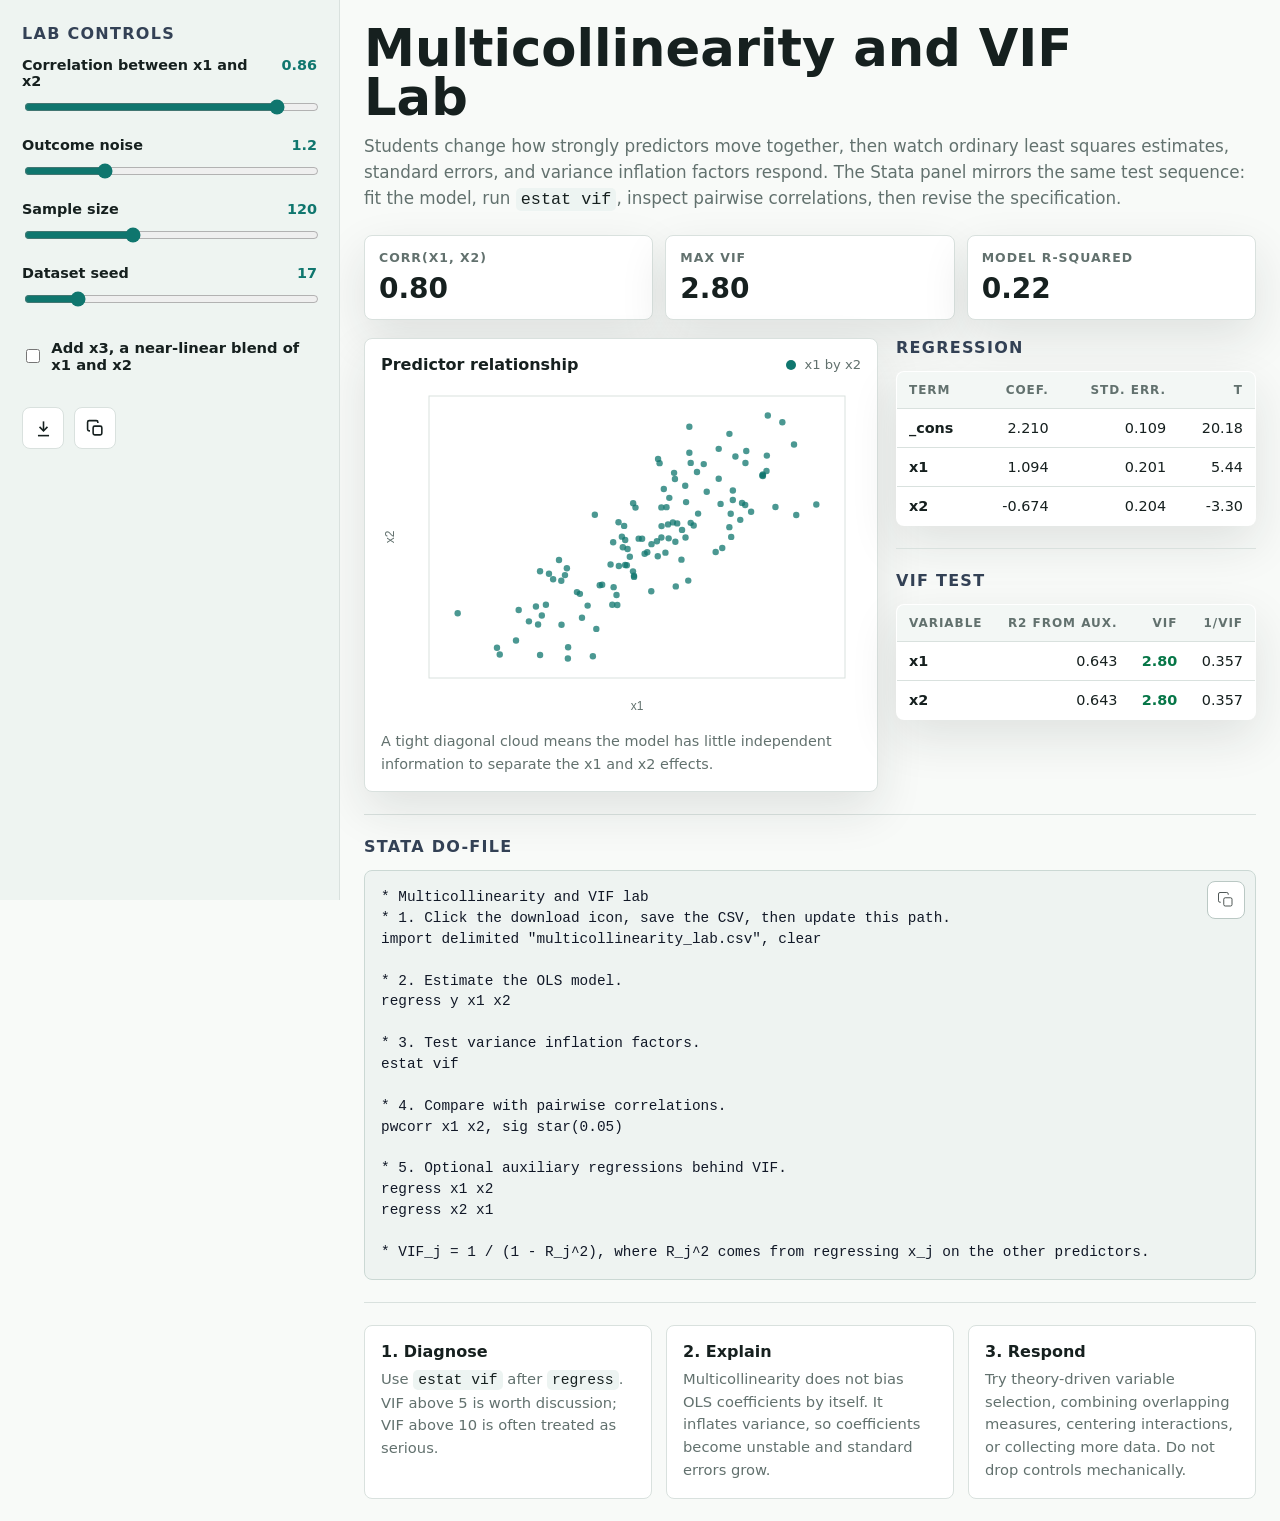
<file: vif-lab.html>
<!doctype html>
<html lang="en">
<head>
  <meta charset="utf-8">
  <meta name="viewport" content="width=device-width, initial-scale=1">
  <title>Multicollinearity and VIF Lab</title>
  <style>
    :root {
      color-scheme: light;
      --ink: #16201f;
      --muted: #62716e;
      --line: #d9e1de;
      --paper: #f8faf8;
      --panel: #ffffff;
      --accent: #0f766e;
      --accent-2: #b45309;
      --accent-3: #334155;
      --danger: #b42318;
      --warn: #b54708;
      --ok: #067647;
      --code: #111827;
      --code-bg: #eef3f1;
      --shadow: 0 18px 48px rgba(24, 36, 34, .11);
    }

    * {
      box-sizing: border-box;
    }

    body {
      margin: 0;
      font-family: Inter, ui-sans-serif, system-ui, -apple-system, BlinkMacSystemFont, "Segoe UI", sans-serif;
      color: var(--ink);
      background: var(--paper);
    }

    button, input {
      font: inherit;
    }

    .app {
      min-height: 100vh;
      display: grid;
      grid-template-columns: 340px minmax(0, 1fr);
    }

    aside {
      position: sticky;
      top: 0;
      height: 100vh;
      overflow: auto;
      padding: 24px 22px;
      border-right: 1px solid var(--line);
      background: #eef4f1;
    }

    main {
      min-width: 0;
      padding: 24px;
    }

    h1, h2, h3, p {
      margin-top: 0;
    }

    h1 {
      font-size: clamp(1.8rem, 4vw, 3.8rem);
      line-height: .95;
      letter-spacing: 0;
      margin-bottom: 12px;
      max-width: 820px;
    }

    h2 {
      font-size: 1rem;
      letter-spacing: .08em;
      text-transform: uppercase;
      color: var(--accent-3);
      margin-bottom: 14px;
    }

    h3 {
      font-size: 1rem;
      margin-bottom: 8px;
    }

    p {
      color: var(--muted);
      line-height: 1.55;
    }

    .subhead {
      max-width: 900px;
      font-size: 1.05rem;
      margin-bottom: 22px;
    }

    .controls {
      display: grid;
      gap: 20px;
    }

    .control {
      display: grid;
      gap: 8px;
    }

    .control label {
      display: flex;
      justify-content: space-between;
      gap: 12px;
      font-size: .9rem;
      font-weight: 700;
    }

    .control output {
      color: var(--accent);
      font-variant-numeric: tabular-nums;
    }

    input[type="range"] {
      width: 100%;
      accent-color: var(--accent);
    }

    .select-row {
      display: grid;
      grid-template-columns: 1fr 1fr;
      gap: 10px;
      margin-top: 2px;
    }

    .switch {
      display: flex;
      gap: 8px;
      align-items: center;
      padding: 10px 0;
      color: var(--ink);
      font-weight: 650;
      font-size: .92rem;
    }

    .switch input {
      width: 18px;
      height: 18px;
      accent-color: var(--accent);
    }

    .button-row {
      display: flex;
      gap: 10px;
      flex-wrap: wrap;
      margin-top: 4px;
    }

    .icon-btn {
      display: inline-flex;
      align-items: center;
      justify-content: center;
      width: 42px;
      height: 42px;
      border: 1px solid var(--line);
      background: var(--panel);
      color: var(--ink);
      cursor: pointer;
      border-radius: 8px;
    }

    .icon-btn:hover {
      border-color: #9fb1ad;
    }

    .icon-btn svg {
      width: 19px;
      height: 19px;
      stroke-width: 2;
    }

    .layout {
      display: grid;
      grid-template-columns: minmax(0, 1.2fr) minmax(360px, .8fr);
      gap: 18px;
      align-items: start;
    }

    .band {
      border-top: 1px solid var(--line);
      padding-top: 22px;
      margin-top: 22px;
    }

    .metrics {
      display: grid;
      grid-template-columns: repeat(3, minmax(0, 1fr));
      gap: 12px;
      margin-bottom: 18px;
    }

    .metric {
      background: var(--panel);
      border: 1px solid var(--line);
      border-radius: 8px;
      padding: 14px;
      box-shadow: var(--shadow);
    }

    .metric span {
      display: block;
      color: var(--muted);
      font-size: .78rem;
      text-transform: uppercase;
      letter-spacing: .08em;
      margin-bottom: 7px;
      font-weight: 800;
    }

    .metric strong {
      font-size: 1.75rem;
      font-variant-numeric: tabular-nums;
    }

    .plot-shell {
      background: var(--panel);
      border: 1px solid var(--line);
      border-radius: 8px;
      padding: 16px;
      box-shadow: var(--shadow);
      min-width: 0;
    }

    .plot-header {
      display: flex;
      justify-content: space-between;
      gap: 12px;
      align-items: center;
      margin-bottom: 6px;
    }

    .plot-title {
      font-weight: 800;
    }

    .legend {
      display: flex;
      align-items: center;
      gap: 8px;
      color: var(--muted);
      font-size: .82rem;
    }

    .dot {
      width: 10px;
      height: 10px;
      border-radius: 999px;
      background: var(--accent);
    }

    canvas {
      display: block;
      width: 100%;
      height: 340px;
    }

    table {
      width: 100%;
      border-collapse: collapse;
      font-size: .9rem;
      background: var(--panel);
      border: 1px solid var(--line);
      border-radius: 8px;
      overflow: hidden;
      box-shadow: var(--shadow);
    }

    th, td {
      text-align: right;
      padding: 11px 12px;
      border-bottom: 1px solid var(--line);
      font-variant-numeric: tabular-nums;
      white-space: nowrap;
    }

    th:first-child, td:first-child {
      text-align: left;
      font-weight: 800;
    }

    tr:last-child td {
      border-bottom: 0;
    }

    th {
      color: var(--muted);
      font-size: .75rem;
      letter-spacing: .08em;
      text-transform: uppercase;
      background: #f3f7f5;
    }

    .vif-high {
      color: var(--danger);
      font-weight: 900;
    }

    .vif-mid {
      color: var(--warn);
      font-weight: 900;
    }

    .vif-low {
      color: var(--ok);
      font-weight: 900;
    }

    .codebox {
      position: relative;
      background: var(--code-bg);
      border: 1px solid #cbd8d4;
      border-radius: 8px;
      overflow: hidden;
    }

    pre {
      margin: 0;
      padding: 16px;
      color: var(--code);
      overflow: auto;
      line-height: 1.45;
      font-size: .9rem;
    }

    .copy-btn {
      position: absolute;
      top: 10px;
      right: 10px;
      border: 1px solid #bac8c4;
      background: #ffffff;
      color: var(--ink);
      width: 38px;
      height: 38px;
      border-radius: 8px;
      display: inline-flex;
      align-items: center;
      justify-content: center;
      cursor: pointer;
    }

    .copy-btn svg {
      width: 18px;
      height: 18px;
    }

    .lesson {
      display: grid;
      grid-template-columns: repeat(3, minmax(0, 1fr));
      gap: 14px;
    }

    .lesson article {
      background: var(--panel);
      border: 1px solid var(--line);
      border-radius: 8px;
      padding: 16px;
    }

    .lesson strong {
      display: block;
      margin-bottom: 7px;
    }

    .lesson p {
      margin-bottom: 0;
      font-size: .92rem;
    }

    .formula {
      font-family: ui-monospace, SFMono-Regular, Menlo, Consolas, monospace;
      color: var(--ink);
      background: #edf4f2;
      padding: 2px 5px;
      border-radius: 5px;
    }

    .note {
      color: var(--muted);
      font-size: .9rem;
      margin: 10px 0 0;
    }

    @media (max-width: 980px) {
      .app {
        display: block;
      }

      aside {
        position: static;
        height: auto;
        border-right: 0;
        border-bottom: 1px solid var(--line);
      }

      .layout,
      .lesson {
        grid-template-columns: 1fr;
      }
    }

    @media (max-width: 640px) {
      main {
        padding: 18px 14px;
      }

      aside {
        padding: 18px 14px;
      }

      .metrics {
        grid-template-columns: 1fr;
      }

      canvas {
        height: 300px;
      }

      th, td {
        padding: 9px 8px;
        font-size: .82rem;
      }
    }
  </style>
</head>
<body>
  <div class="app">
    <aside>
      <h2>Lab Controls</h2>
      <div class="controls">
        <div class="control">
          <label for="rho">Correlation between x1 and x2 <output id="rhoOut"></output></label>
          <input id="rho" type="range" min="0" max="0.98" step="0.01" value="0.86">
        </div>
        <div class="control">
          <label for="noise">Outcome noise <output id="noiseOut"></output></label>
          <input id="noise" type="range" min="0.2" max="4" step="0.1" value="1.2">
        </div>
        <div class="control">
          <label for="n">Sample size <output id="nOut"></output></label>
          <input id="n" type="range" min="40" max="260" step="10" value="120">
        </div>
        <div class="control">
          <label for="seed">Dataset seed <output id="seedOut"></output></label>
          <input id="seed" type="range" min="1" max="99" step="1" value="17">
        </div>
        <label class="switch">
          <input id="includeX3" type="checkbox">
          Add x3, a near-linear blend of x1 and x2
        </label>
        <div class="button-row" aria-label="data actions">
          <button class="icon-btn" id="downloadCsv" type="button" title="Download CSV" aria-label="Download CSV">
            <svg viewBox="0 0 24 24" fill="none" stroke="currentColor"><path d="M12 3v12"></path><path d="m7 10 5 5 5-5"></path><path d="M5 21h14"></path></svg>
          </button>
          <button class="icon-btn" id="copyDo" type="button" title="Copy Stata do-file" aria-label="Copy Stata do-file">
            <svg viewBox="0 0 24 24" fill="none" stroke="currentColor"><rect x="9" y="9" width="11" height="11" rx="2"></rect><path d="M5 15H4a2 2 0 0 1-2-2V4a2 2 0 0 1 2-2h9a2 2 0 0 1 2 2v1"></path></svg>
          </button>
        </div>
      </div>
    </aside>

    <main>
      <h1>Multicollinearity and VIF Lab</h1>
      <p class="subhead">Students change how strongly predictors move together, then watch ordinary least squares estimates, standard errors, and variance inflation factors respond. The Stata panel mirrors the same test sequence: fit the model, run <span class="formula">estat vif</span>, inspect pairwise correlations, then revise the specification.</p>

      <section class="metrics" aria-label="summary metrics">
        <div class="metric"><span>corr(x1, x2)</span><strong id="corrMetric"></strong></div>
        <div class="metric"><span>max VIF</span><strong id="maxVifMetric"></strong></div>
        <div class="metric"><span>model R-squared</span><strong id="r2Metric"></strong></div>
      </section>

      <section class="layout">
        <div class="plot-shell">
          <div class="plot-header">
            <div class="plot-title">Predictor relationship</div>
            <div class="legend"><span class="dot"></span><span>x1 by x2</span></div>
          </div>
          <canvas id="scatter" width="720" height="420" aria-label="scatterplot of x1 and x2"></canvas>
          <p class="note">A tight diagonal cloud means the model has little independent information to separate the x1 and x2 effects.</p>
        </div>

        <div>
          <h2>Regression</h2>
          <table aria-label="ols results">
            <thead>
              <tr><th>Term</th><th>Coef.</th><th>Std. err.</th><th>t</th></tr>
            </thead>
            <tbody id="coefBody"></tbody>
          </table>

          <div class="band">
            <h2>VIF Test</h2>
            <table aria-label="vif results">
              <thead>
                <tr><th>Variable</th><th>R2 from aux.</th><th>VIF</th><th>1/VIF</th></tr>
              </thead>
              <tbody id="vifBody"></tbody>
            </table>
          </div>
        </div>
      </section>

      <section class="band">
        <h2>Stata Do-file</h2>
        <div class="codebox">
          <button class="copy-btn" id="copyDoInline" type="button" title="Copy commands" aria-label="Copy commands">
            <svg viewBox="0 0 24 24" fill="none" stroke="currentColor"><rect x="9" y="9" width="11" height="11" rx="2"></rect><path d="M5 15H4a2 2 0 0 1-2-2V4a2 2 0 0 1 2-2h9a2 2 0 0 1 2 2v1"></path></svg>
          </button>
          <pre id="stataCode"></pre>
        </div>
      </section>

      <section class="band lesson" aria-label="teaching prompts">
        <article>
          <strong>1. Diagnose</strong>
          <p>Use <span class="formula">estat vif</span> after <span class="formula">regress</span>. VIF above 5 is worth discussion; VIF above 10 is often treated as serious.</p>
        </article>
        <article>
          <strong>2. Explain</strong>
          <p>Multicollinearity does not bias OLS coefficients by itself. It inflates variance, so coefficients become unstable and standard errors grow.</p>
        </article>
        <article>
          <strong>3. Respond</strong>
          <p>Try theory-driven variable selection, combining overlapping measures, centering interactions, or collecting more data. Do not drop controls mechanically.</p>
        </article>
      </section>
    </main>
  </div>

  <script>
    const els = {
      rho: document.getElementById("rho"),
      rhoOut: document.getElementById("rhoOut"),
      noise: document.getElementById("noise"),
      noiseOut: document.getElementById("noiseOut"),
      n: document.getElementById("n"),
      nOut: document.getElementById("nOut"),
      seed: document.getElementById("seed"),
      seedOut: document.getElementById("seedOut"),
      includeX3: document.getElementById("includeX3"),
      scatter: document.getElementById("scatter"),
      coefBody: document.getElementById("coefBody"),
      vifBody: document.getElementById("vifBody"),
      corrMetric: document.getElementById("corrMetric"),
      maxVifMetric: document.getElementById("maxVifMetric"),
      r2Metric: document.getElementById("r2Metric"),
      stataCode: document.getElementById("stataCode"),
      downloadCsv: document.getElementById("downloadCsv"),
      copyDo: document.getElementById("copyDo"),
      copyDoInline: document.getElementById("copyDoInline")
    };

    let currentRows = [];
    let currentStata = "";

    function mulberry32(seed) {
      let a = seed >>> 0;
      return function() {
        a += 0x6D2B79F5;
        let t = a;
        t = Math.imul(t ^ t >>> 15, t | 1);
        t ^= t + Math.imul(t ^ t >>> 7, t | 61);
        return ((t ^ t >>> 14) >>> 0) / 4294967296;
      };
    }

    function normalPair(rand) {
      const u1 = Math.max(rand(), 1e-12);
      const u2 = rand();
      const mag = Math.sqrt(-2 * Math.log(u1));
      return [mag * Math.cos(2 * Math.PI * u2), mag * Math.sin(2 * Math.PI * u2)];
    }

    function generateData() {
      const rho = Number(els.rho.value);
      const noise = Number(els.noise.value);
      const n = Number(els.n.value);
      const seed = Number(els.seed.value);
      const includeX3 = els.includeX3.checked;
      const rand = mulberry32(seed * 1009 + Math.round(rho * 1000) * 17 + Math.round(noise * 100) * 31 + (includeX3 ? 919 : 0));
      const rows = [];
      const sdIndependent = Math.sqrt(1 - rho * rho);

      for (let i = 0; i < n; i++) {
        const [z1, z2] = normalPair(rand);
        const [z3, e1] = normalPair(rand);
        const x1 = z1;
        const x2 = rho * z1 + sdIndependent * z2;
        const x3 = 0.58 * x1 + 0.42 * x2 + 0.08 * z3;
        const y = 2.1 + 1.25 * x1 - 0.85 * x2 + (includeX3 ? 0.45 * x3 : 0) + noise * e1;
        rows.push({ id: i + 1, y, x1, x2, x3 });
      }
      return rows;
    }

    function mean(values) {
      return values.reduce((sum, v) => sum + v, 0) / values.length;
    }

    function correlation(a, b) {
      const ma = mean(a);
      const mb = mean(b);
      let num = 0, da = 0, db = 0;
      for (let i = 0; i < a.length; i++) {
        const xa = a[i] - ma;
        const xb = b[i] - mb;
        num += xa * xb;
        da += xa * xa;
        db += xb * xb;
      }
      return num / Math.sqrt(da * db);
    }

    function transpose(m) {
      return m[0].map((_, c) => m.map(row => row[c]));
    }

    function multiply(a, b) {
      const result = Array.from({ length: a.length }, () => Array(b[0].length).fill(0));
      for (let i = 0; i < a.length; i++) {
        for (let k = 0; k < b.length; k++) {
          for (let j = 0; j < b[0].length; j++) result[i][j] += a[i][k] * b[k][j];
        }
      }
      return result;
    }

    function inverse(matrix) {
      const n = matrix.length;
      const augmented = matrix.map((row, i) => [
        ...row.map(Number),
        ...Array.from({ length: n }, (_, j) => i === j ? 1 : 0)
      ]);
      for (let col = 0; col < n; col++) {
        let pivot = col;
        for (let r = col + 1; r < n; r++) {
          if (Math.abs(augmented[r][col]) > Math.abs(augmented[pivot][col])) pivot = r;
        }
        [augmented[col], augmented[pivot]] = [augmented[pivot], augmented[col]];
        const divisor = augmented[col][col] || 1e-12;
        for (let c = 0; c < 2 * n; c++) augmented[col][c] /= divisor;
        for (let r = 0; r < n; r++) {
          if (r === col) continue;
          const factor = augmented[r][col];
          for (let c = 0; c < 2 * n; c++) augmented[r][c] -= factor * augmented[col][c];
        }
      }
      return augmented.map(row => row.slice(n));
    }

    function ols(rows, yName, xNames) {
      const x = rows.map(row => [1, ...xNames.map(name => row[name])]);
      const y = rows.map(row => [row[yName]]);
      const xt = transpose(x);
      const xtx = multiply(xt, x);
      const xtxInv = inverse(xtx);
      const beta = multiply(multiply(xtxInv, xt), y).map(row => row[0]);
      const yVals = rows.map(row => row[yName]);
      const yMean = mean(yVals);
      const fitted = x.map(row => row.reduce((sum, v, i) => sum + v * beta[i], 0));
      const residuals = yVals.map((v, i) => v - fitted[i]);
      const sse = residuals.reduce((sum, v) => sum + v * v, 0);
      const sst = yVals.reduce((sum, v) => sum + Math.pow(v - yMean, 2), 0);
      const df = rows.length - xNames.length - 1;
      const sigma2 = sse / df;
      const se = xtxInv.map((row, i) => Math.sqrt(Math.max(row[i] * sigma2, 0)));
      return {
        terms: ["_cons", ...xNames],
        beta,
        se,
        t: beta.map((b, i) => b / se[i]),
        r2: 1 - sse / sst
      };
    }

    function vif(rows, xNames) {
      return xNames.map(name => {
        const others = xNames.filter(x => x !== name);
        const aux = ols(rows, name, others);
        const r2 = Math.min(aux.r2, 0.999999);
        return { name, r2, vif: 1 / (1 - r2), tolerance: 1 - r2 };
      });
    }

    function fmt(value, digits = 3) {
      if (!Number.isFinite(value)) return "";
      return value.toFixed(digits);
    }

    function vifClass(value) {
      if (value >= 10) return "vif-high";
      if (value >= 5) return "vif-mid";
      return "vif-low";
    }

    function drawScatter(rows) {
      const canvas = els.scatter;
      const ctx = canvas.getContext("2d");
      const dpr = window.devicePixelRatio || 1;
      const rect = canvas.getBoundingClientRect();
      canvas.width = Math.round(rect.width * dpr);
      canvas.height = Math.round(rect.height * dpr);
      ctx.setTransform(dpr, 0, 0, dpr, 0, 0);
      const w = rect.width;
      const h = rect.height;
      const pad = { left: 48, right: 16, top: 16, bottom: 42 };
      const xs = rows.map(d => d.x1);
      const ys = rows.map(d => d.x2);
      const extent = arr => [Math.min(...arr), Math.max(...arr)];
      const [xmin, xmax] = extent(xs);
      const [ymin, ymax] = extent(ys);
      const xPad = (xmax - xmin) * 0.08 || 1;
      const yPad = (ymax - ymin) * 0.08 || 1;
      const xScale = x => pad.left + ((x - xmin + xPad) / (xmax - xmin + 2 * xPad)) * (w - pad.left - pad.right);
      const yScale = y => h - pad.bottom - ((y - ymin + yPad) / (ymax - ymin + 2 * yPad)) * (h - pad.top - pad.bottom);
      ctx.clearRect(0, 0, w, h);
      ctx.fillStyle = "#ffffff";
      ctx.fillRect(0, 0, w, h);
      ctx.strokeStyle = "#d9e1de";
      ctx.lineWidth = 1;
      ctx.strokeRect(pad.left, pad.top, w - pad.left - pad.right, h - pad.top - pad.bottom);
      ctx.fillStyle = "#62716e";
      ctx.font = "12px Inter, sans-serif";
      ctx.textAlign = "center";
      ctx.fillText("x1", pad.left + (w - pad.left - pad.right) / 2, h - 10);
      ctx.save();
      ctx.translate(13, pad.top + (h - pad.top - pad.bottom) / 2);
      ctx.rotate(-Math.PI / 2);
      ctx.fillText("x2", 0, 0);
      ctx.restore();
      ctx.globalAlpha = 0.75;
      ctx.fillStyle = "#0f766e";
      rows.forEach(d => {
        ctx.beginPath();
        ctx.arc(xScale(d.x1), yScale(d.x2), 3.2, 0, Math.PI * 2);
        ctx.fill();
      });
      ctx.globalAlpha = 1;
    }

    function makeStataCode(xNames) {
      const regressors = xNames.join(" ");
      return [
        "* Multicollinearity and VIF lab",
        "* 1. Click the download icon, save the CSV, then update this path.",
        "import delimited \"multicollinearity_lab.csv\", clear",
        "",
        "* 2. Estimate the OLS model.",
        `regress y ${regressors}`,
        "",
        "* 3. Test variance inflation factors.",
        "estat vif",
        "",
        "* 4. Compare with pairwise correlations.",
        `pwcorr ${regressors}, sig star(0.05)`,
        "",
        "* 5. Optional auxiliary regressions behind VIF.",
        ...xNames.map(name => `regress ${name} ${xNames.filter(x => x !== name).join(" ")}`),
        "",
        "* VIF_j = 1 / (1 - R_j^2), where R_j^2 comes from regressing x_j on the other predictors."
      ].join("\n");
    }

    function render() {
      els.rhoOut.value = Number(els.rho.value).toFixed(2);
      els.noiseOut.value = Number(els.noise.value).toFixed(1);
      els.nOut.value = els.n.value;
      els.seedOut.value = els.seed.value;

      currentRows = generateData();
      const xNames = els.includeX3.checked ? ["x1", "x2", "x3"] : ["x1", "x2"];
      const model = ols(currentRows, "y", xNames);
      const vifRows = vif(currentRows, xNames);
      const corr = correlation(currentRows.map(d => d.x1), currentRows.map(d => d.x2));
      const maxVif = Math.max(...vifRows.map(d => d.vif));

      els.corrMetric.textContent = fmt(corr, 2);
      els.maxVifMetric.textContent = fmt(maxVif, 2);
      els.r2Metric.textContent = fmt(model.r2, 2);

      els.coefBody.innerHTML = model.terms.map((term, i) => `
        <tr>
          <td>${term}</td>
          <td>${fmt(model.beta[i], 3)}</td>
          <td>${fmt(model.se[i], 3)}</td>
          <td>${fmt(model.t[i], 2)}</td>
        </tr>
      `).join("");

      els.vifBody.innerHTML = vifRows.map(row => `
        <tr>
          <td>${row.name}</td>
          <td>${fmt(row.r2, 3)}</td>
          <td class="${vifClass(row.vif)}">${fmt(row.vif, 2)}</td>
          <td>${fmt(row.tolerance, 3)}</td>
        </tr>
      `).join("");

      currentStata = makeStataCode(xNames);
      els.stataCode.textContent = currentStata;
      drawScatter(currentRows);
    }

    function csvText() {
      const includeX3 = els.includeX3.checked;
      const header = includeX3 ? ["id", "y", "x1", "x2", "x3"] : ["id", "y", "x1", "x2"];
      const lines = currentRows.map(row => header.map(key => key === "id" ? row[key] : row[key].toFixed(6)).join(","));
      return [header.join(","), ...lines].join("\n");
    }

    function downloadCsv() {
      const blob = new Blob([csvText()], { type: "text/csv;charset=utf-8" });
      const url = URL.createObjectURL(blob);
      const a = document.createElement("a");
      a.href = url;
      a.download = "multicollinearity_lab.csv";
      document.body.appendChild(a);
      a.click();
      a.remove();
      URL.revokeObjectURL(url);
    }

    async function copyStata(button) {
      await navigator.clipboard.writeText(currentStata);
      const oldTitle = button.title;
      button.title = "Copied";
      setTimeout(() => { button.title = oldTitle; }, 900);
    }

    [els.rho, els.noise, els.n, els.seed, els.includeX3].forEach(el => {
      el.addEventListener("input", render);
      el.addEventListener("change", render);
    });
    els.downloadCsv.addEventListener("click", downloadCsv);
    els.copyDo.addEventListener("click", () => copyStata(els.copyDo));
    els.copyDoInline.addEventListener("click", () => copyStata(els.copyDoInline));
    window.addEventListener("resize", () => drawScatter(currentRows));

    render();
  </script>
</body>
</html>
</file>
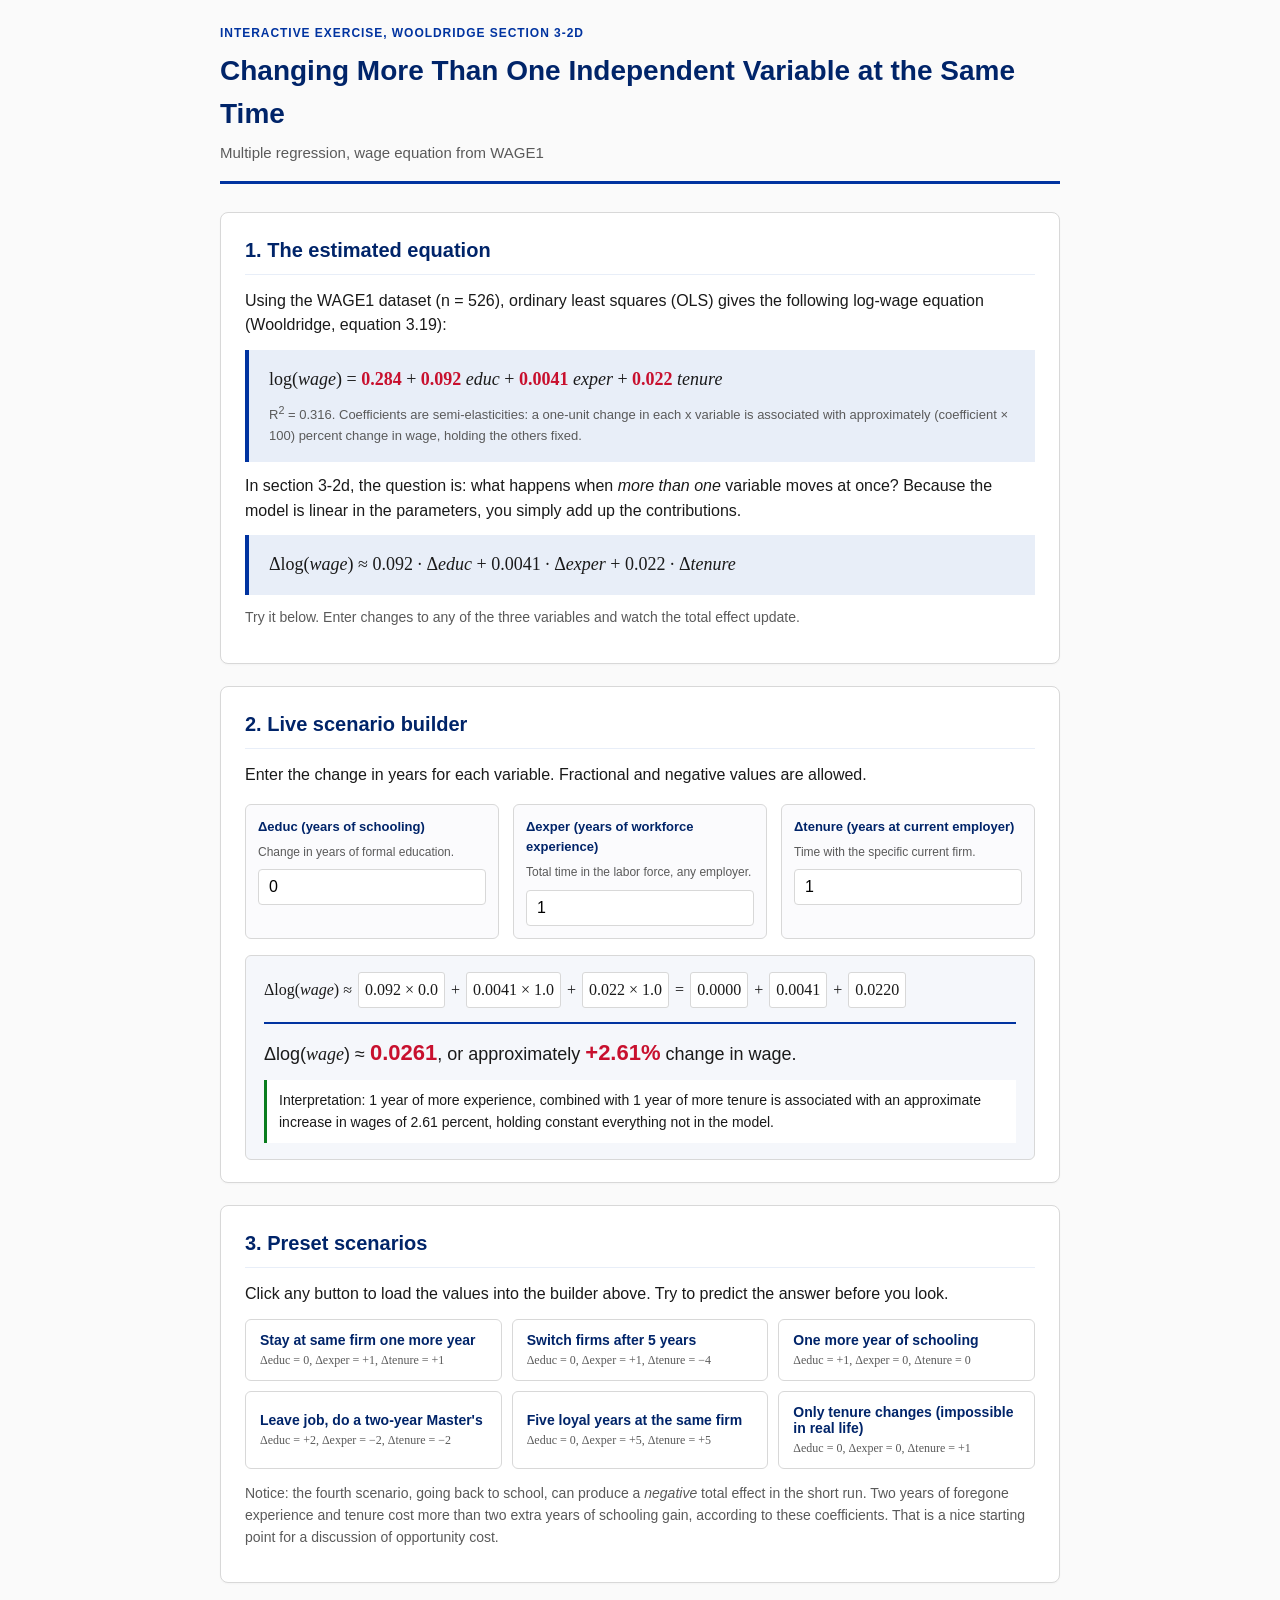
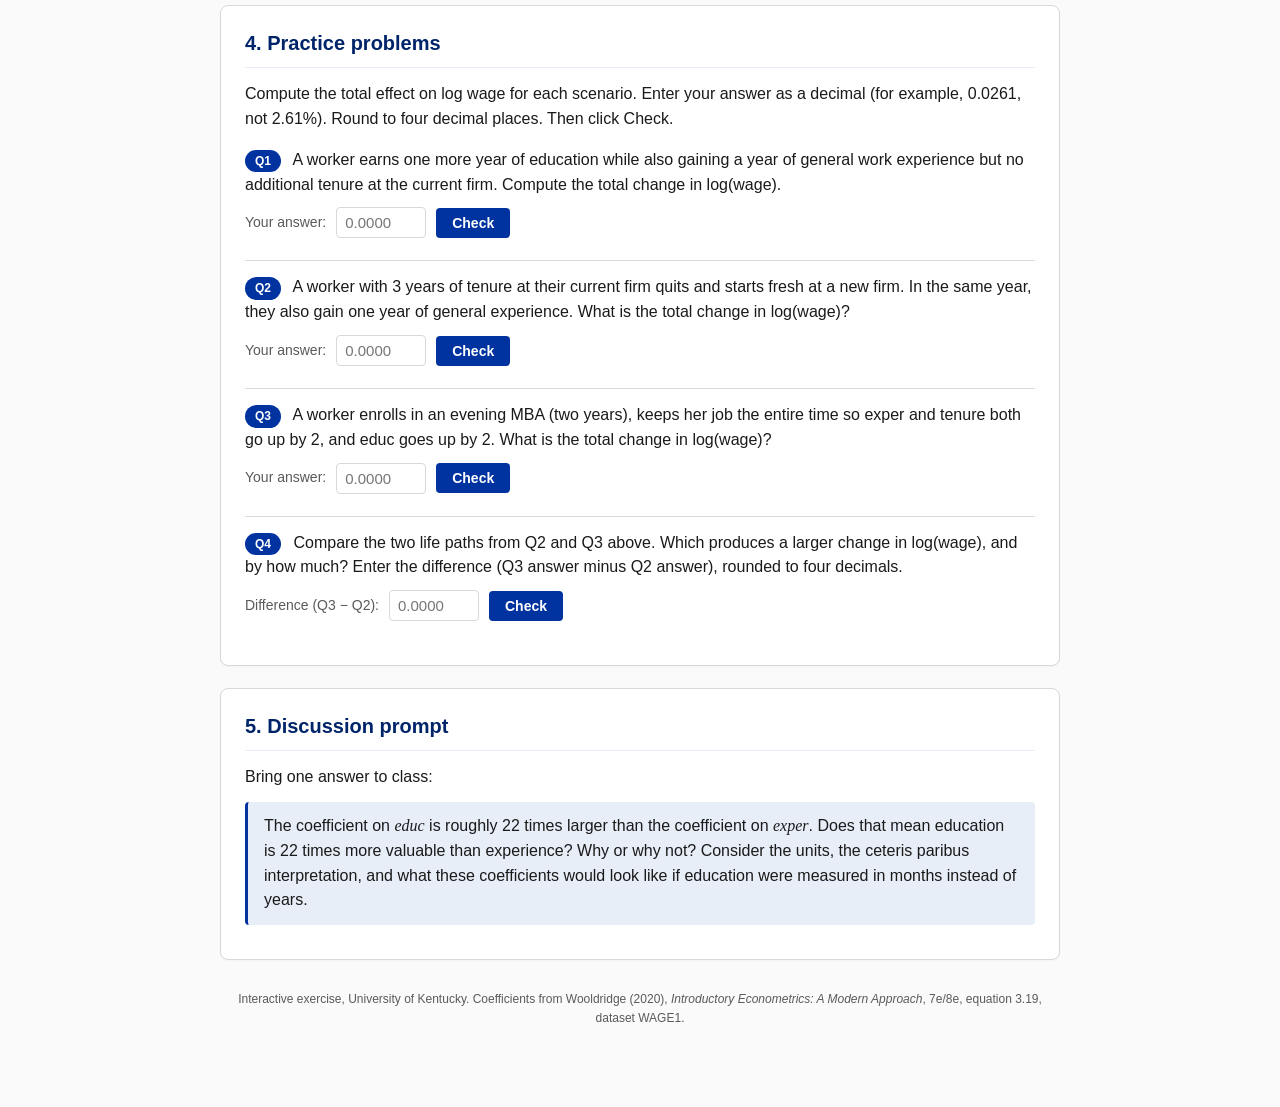
<file: wage_equation_exercise.html>
<!DOCTYPE html>
<html lang="en">
<head>
<meta charset="UTF-8" />
<meta name="viewport" content="width=device-width, initial-scale=1.0" />
<title>Wage Equation Exercise, Wooldridge 3-2d</title>
<style>
  :root {
    --uk-blue: #0033A0;
    --uk-blue-dark: #002469;
    --uk-blue-light: #E8EEF8;
    --accent: #C8102E;
    --ink: #1a1a1a;
    --muted: #5a5a5a;
    --border: #d8d8d8;
    --bg: #fafafa;
    --card: #ffffff;
    --good: #0a7d1e;
    --bad: #c8102e;
  }
  * { box-sizing: border-box; }
  html, body { margin: 0; padding: 0; }
  body {
    font-family: -apple-system, BlinkMacSystemFont, "Segoe UI", Roboto, "Helvetica Neue", Arial, sans-serif;
    background: var(--bg);
    color: var(--ink);
    line-height: 1.55;
  }
  .container {
    max-width: 880px;
    margin: 0 auto;
    padding: 24px 20px 80px;
  }
  header {
    border-bottom: 3px solid var(--uk-blue);
    padding-bottom: 16px;
    margin-bottom: 28px;
  }
  header .tag {
    text-transform: uppercase;
    letter-spacing: 0.08em;
    font-size: 12px;
    color: var(--uk-blue);
    font-weight: 700;
    margin-bottom: 6px;
  }
  header h1 {
    margin: 0 0 6px;
    font-size: 28px;
    color: var(--uk-blue-dark);
  }
  header .sub {
    color: var(--muted);
    font-size: 15px;
  }
  section {
    background: var(--card);
    border: 1px solid var(--border);
    border-radius: 8px;
    padding: 22px 24px;
    margin-bottom: 22px;
    box-shadow: 0 1px 2px rgba(0,0,0,0.03);
  }
  section h2 {
    margin: 0 0 14px;
    font-size: 20px;
    color: var(--uk-blue-dark);
    border-bottom: 1px solid var(--uk-blue-light);
    padding-bottom: 8px;
  }
  section h3 {
    margin: 18px 0 8px;
    font-size: 16px;
    color: var(--ink);
  }
  p { margin: 0 0 12px; }
  .equation-box {
    background: var(--uk-blue-light);
    border-left: 4px solid var(--uk-blue);
    padding: 16px 20px;
    margin: 12px 0;
    font-family: "Cambria Math", "STIX Two Math", Cambria, Georgia, serif;
    font-size: 18px;
    overflow-x: auto;
  }
  .equation-box .meta {
    font-family: -apple-system, BlinkMacSystemFont, "Segoe UI", Roboto, sans-serif;
    font-size: 13px;
    color: var(--muted);
    margin-top: 8px;
  }
  .caption { color: var(--muted); font-size: 14px; }
  var { font-family: "Cambria Math", Cambria, Georgia, serif; font-style: italic; }
  .coef { color: var(--accent); font-weight: 600; }

  /* input grid */
  .inputs {
    display: grid;
    grid-template-columns: repeat(auto-fit, minmax(180px, 1fr));
    gap: 14px;
    margin: 16px 0;
  }
  .input-group {
    background: #fbfbfd;
    border: 1px solid var(--border);
    border-radius: 6px;
    padding: 12px;
  }
  .input-group label {
    display: block;
    font-size: 13px;
    font-weight: 600;
    color: var(--uk-blue-dark);
    margin-bottom: 6px;
  }
  .input-group .desc {
    font-size: 12px;
    color: var(--muted);
    margin-bottom: 8px;
  }
  .input-group input[type="number"] {
    width: 100%;
    padding: 8px 10px;
    font-size: 16px;
    border: 1px solid var(--border);
    border-radius: 4px;
    font-family: inherit;
  }
  .input-group input[type="number"]:focus {
    outline: none;
    border-color: var(--uk-blue);
    box-shadow: 0 0 0 3px var(--uk-blue-light);
  }

  /* output */
  .output {
    background: #f5f7fb;
    border-radius: 6px;
    padding: 16px 18px;
    margin-top: 12px;
    border: 1px solid var(--border);
  }
  .breakdown {
    font-family: "Cambria Math", Cambria, Georgia, serif;
    font-size: 16px;
    line-height: 1.9;
  }
  .breakdown .term {
    display: inline-block;
    padding: 2px 6px;
    margin: 0 2px;
    border-radius: 3px;
    background: #ffffff;
    border: 1px solid var(--border);
  }
  .total-line {
    margin-top: 14px;
    padding-top: 12px;
    border-top: 2px solid var(--uk-blue);
    font-size: 18px;
  }
  .total-value {
    color: var(--accent);
    font-weight: 700;
    font-size: 22px;
  }
  .interpretation {
    margin-top: 10px;
    padding: 10px 12px;
    background: #ffffff;
    border-left: 3px solid var(--good);
    font-size: 14px;
    color: var(--ink);
  }

  /* preset buttons */
  .presets {
    display: grid;
    grid-template-columns: repeat(auto-fit, minmax(220px, 1fr));
    gap: 10px;
    margin-top: 10px;
  }
  .preset-btn {
    text-align: left;
    background: var(--card);
    border: 1px solid var(--border);
    border-radius: 6px;
    padding: 12px 14px;
    cursor: pointer;
    font-family: inherit;
    font-size: 14px;
    color: var(--ink);
    transition: all 0.15s;
  }
  .preset-btn:hover {
    border-color: var(--uk-blue);
    background: var(--uk-blue-light);
  }
  .preset-btn strong {
    display: block;
    color: var(--uk-blue-dark);
    margin-bottom: 3px;
  }
  .preset-btn .change {
    font-family: "Cambria Math", Cambria, Georgia, serif;
    font-size: 12px;
    color: var(--muted);
  }

  /* practice */
  .problem {
    padding: 14px 0;
    border-top: 1px solid var(--border);
  }
  .problem:first-of-type { border-top: none; padding-top: 4px; }
  .problem .q {
    margin-bottom: 10px;
  }
  .problem .qnum {
    display: inline-block;
    background: var(--uk-blue);
    color: white;
    padding: 2px 10px;
    border-radius: 12px;
    font-size: 12px;
    font-weight: 700;
    margin-right: 8px;
  }
  .answer-row {
    display: flex;
    align-items: center;
    gap: 10px;
    flex-wrap: wrap;
    margin: 8px 0;
  }
  .answer-row label { font-size: 14px; color: var(--muted); }
  .answer-row input {
    width: 90px;
    padding: 6px 8px;
    font-size: 15px;
    border: 1px solid var(--border);
    border-radius: 4px;
    font-family: inherit;
  }
  .check-btn {
    background: var(--uk-blue);
    color: white;
    border: none;
    padding: 7px 16px;
    border-radius: 4px;
    cursor: pointer;
    font-family: inherit;
    font-size: 14px;
    font-weight: 600;
  }
  .check-btn:hover { background: var(--uk-blue-dark); }
  .feedback {
    margin-top: 8px;
    padding: 10px 12px;
    border-radius: 4px;
    font-size: 14px;
    display: none;
  }
  .feedback.show { display: block; }
  .feedback.correct { background: #e6f4ea; border-left: 3px solid var(--good); color: var(--good); }
  .feedback.wrong { background: #fbe9eb; border-left: 3px solid var(--bad); color: var(--bad); }
  .feedback .solution {
    display: block;
    margin-top: 6px;
    color: var(--ink);
    font-family: "Cambria Math", Cambria, Georgia, serif;
    font-size: 14px;
  }

  footer {
    margin-top: 30px;
    color: var(--muted);
    font-size: 12px;
    text-align: center;
  }
  footer a { color: var(--uk-blue); }
</style>
</head>
<body>
<div class="container">

<header>
  <div class="tag">Interactive Exercise, Wooldridge Section 3-2d</div>
  <h1>Changing More Than One Independent Variable at the Same Time</h1>
  <div class="sub">Multiple regression, wage equation from WAGE1</div>
</header>

<section>
  <h2>1. The estimated equation</h2>
  <p>Using the WAGE1 dataset (n = 526), ordinary least squares (OLS) gives the following log-wage equation (Wooldridge, equation 3.19):</p>
  <div class="equation-box">
    <span>log(<var>wage</var>) = <span class="coef">0.284</span> + <span class="coef">0.092</span> <var>educ</var> + <span class="coef">0.0041</span> <var>exper</var> + <span class="coef">0.022</span> <var>tenure</var></span>
    <div class="meta">R<sup>2</sup> = 0.316. Coefficients are semi-elasticities: a one-unit change in each x variable is associated with approximately (coefficient &times; 100) percent change in wage, holding the others fixed.</div>
  </div>
  <p>In section 3-2d, the question is: what happens when <em>more than one</em> variable moves at once? Because the model is linear in the parameters, you simply add up the contributions.</p>
  <div class="equation-box">
    &Delta;log(<var>wage</var>) &asymp; 0.092 &middot; &Delta;<var>educ</var> + 0.0041 &middot; &Delta;<var>exper</var> + 0.022 &middot; &Delta;<var>tenure</var>
  </div>
  <p class="caption">Try it below. Enter changes to any of the three variables and watch the total effect update.</p>
</section>

<section>
  <h2>2. Live scenario builder</h2>
  <p>Enter the change in years for each variable. Fractional and negative values are allowed.</p>

  <div class="inputs">
    <div class="input-group">
      <label for="dEduc">&Delta;educ (years of schooling)</label>
      <div class="desc">Change in years of formal education.</div>
      <input type="number" id="dEduc" value="0" step="0.5" />
    </div>
    <div class="input-group">
      <label for="dExper">&Delta;exper (years of workforce experience)</label>
      <div class="desc">Total time in the labor force, any employer.</div>
      <input type="number" id="dExper" value="1" step="0.5" />
    </div>
    <div class="input-group">
      <label for="dTenure">&Delta;tenure (years at current employer)</label>
      <div class="desc">Time with the specific current firm.</div>
      <input type="number" id="dTenure" value="1" step="0.5" />
    </div>
  </div>

  <div class="output">
    <div class="breakdown" id="breakdown">
      &Delta;log(<var>wage</var>) &asymp;
      <span class="term">0.092 &times; 0.0</span> +
      <span class="term">0.0041 &times; 1.0</span> +
      <span class="term">0.022 &times; 1.0</span>
    </div>
    <div class="total-line">
      &Delta;log(<var>wage</var>) &asymp; <span class="total-value" id="totalLog">0.0261</span>,
      or approximately <span class="total-value" id="totalPct">2.61%</span> change in wage.
    </div>
    <div class="interpretation" id="interp">
      Interpretation: staying at the same firm one more year (exper up by 1 and tenure up by 1) is associated with a wage increase of about 2.6 percent, holding education fixed. This is exactly the example on page 79 of Wooldridge.
    </div>
  </div>
</section>

<section>
  <h2>3. Preset scenarios</h2>
  <p>Click any button to load the values into the builder above. Try to predict the answer before you look.</p>
  <div class="presets" id="presets">
    <button class="preset-btn" data-educ="0" data-exper="1" data-tenure="1">
      <strong>Stay at same firm one more year</strong>
      <span class="change">&Delta;educ = 0, &Delta;exper = +1, &Delta;tenure = +1</span>
    </button>
    <button class="preset-btn" data-educ="0" data-exper="1" data-tenure="-4">
      <strong>Switch firms after 5 years</strong>
      <span class="change">&Delta;educ = 0, &Delta;exper = +1, &Delta;tenure = &minus;4</span>
    </button>
    <button class="preset-btn" data-educ="1" data-exper="0" data-tenure="0">
      <strong>One more year of schooling</strong>
      <span class="change">&Delta;educ = +1, &Delta;exper = 0, &Delta;tenure = 0</span>
    </button>
    <button class="preset-btn" data-educ="2" data-exper="-2" data-tenure="-2">
      <strong>Leave job, do a two-year Master's</strong>
      <span class="change">&Delta;educ = +2, &Delta;exper = &minus;2, &Delta;tenure = &minus;2</span>
    </button>
    <button class="preset-btn" data-educ="0" data-exper="5" data-tenure="5">
      <strong>Five loyal years at the same firm</strong>
      <span class="change">&Delta;educ = 0, &Delta;exper = +5, &Delta;tenure = +5</span>
    </button>
    <button class="preset-btn" data-educ="0" data-exper="0" data-tenure="1">
      <strong>Only tenure changes (impossible in real life)</strong>
      <span class="change">&Delta;educ = 0, &Delta;exper = 0, &Delta;tenure = +1</span>
    </button>
  </div>
  <p class="caption" style="margin-top:14px;">Notice: the fourth scenario, going back to school, can produce a <em>negative</em> total effect in the short run. Two years of foregone experience and tenure cost more than two extra years of schooling gain, according to these coefficients. That is a nice starting point for a discussion of opportunity cost.</p>
</section>

<section>
  <h2>4. Practice problems</h2>
  <p>Compute the total effect on log wage for each scenario. Enter your answer as a decimal (for example, 0.0261, not 2.61%). Round to four decimal places. Then click Check.</p>

  <div class="problem" data-answer="0.0961">
    <div class="q"><span class="qnum">Q1</span> A worker earns one more year of education while also gaining a year of general work experience but no additional tenure at the current firm. Compute the total change in log(wage).</div>
    <div class="answer-row">
      <label>Your answer:</label>
      <input type="number" step="0.0001" placeholder="0.0000" />
      <button class="check-btn">Check</button>
    </div>
    <div class="feedback"></div>
  </div>

  <div class="problem" data-answer="-0.0619">
    <div class="q"><span class="qnum">Q2</span> A worker with 3 years of tenure at their current firm quits and starts fresh at a new firm. In the same year, they also gain one year of general experience. What is the total change in log(wage)?</div>
    <div class="answer-row">
      <label>Your answer:</label>
      <input type="number" step="0.0001" placeholder="0.0000" />
      <button class="check-btn">Check</button>
    </div>
    <div class="feedback"></div>
  </div>

  <div class="problem" data-answer="0.2362">
    <div class="q"><span class="qnum">Q3</span> A worker enrolls in an evening MBA (two years), keeps her job the entire time so exper and tenure both go up by 2, and educ goes up by 2. What is the total change in log(wage)?</div>
    <div class="answer-row">
      <label>Your answer:</label>
      <input type="number" step="0.0001" placeholder="0.0000" />
      <button class="check-btn">Check</button>
    </div>
    <div class="feedback"></div>
  </div>

  <div class="problem" data-answer="0.2981">
    <div class="q"><span class="qnum">Q4</span> Compare the two life paths from Q2 and Q3 above. Which produces a larger change in log(wage), and by how much? Enter the difference (Q3 answer minus Q2 answer), rounded to four decimals.</div>
    <div class="answer-row">
      <label>Difference (Q3 &minus; Q2):</label>
      <input type="number" step="0.0001" placeholder="0.0000" />
      <button class="check-btn">Check</button>
    </div>
    <div class="feedback"></div>
  </div>
</section>

<section>
  <h2>5. Discussion prompt</h2>
  <p>Bring one answer to class:</p>
  <p style="padding-left: 12px; border-left: 3px solid var(--uk-blue); background: var(--uk-blue-light); padding: 12px 16px; border-radius: 4px;">
    The coefficient on <var>educ</var> is roughly 22 times larger than the coefficient on <var>exper</var>. Does that mean education is 22 times more valuable than experience? Why or why not? Consider the units, the ceteris paribus interpretation, and what these coefficients would look like if education were measured in months instead of years.
  </p>
</section>

<footer>
  Interactive exercise, University of Kentucky. Coefficients from Wooldridge (2020), <em>Introductory Econometrics: A Modern Approach</em>, 7e/8e, equation 3.19, dataset WAGE1.
</footer>

</div>

<script>
(function() {
  var B0 = 0.284, Bed = 0.092, Bex = 0.0041, Bte = 0.022;

  var dEduc = document.getElementById('dEduc');
  var dExper = document.getElementById('dExper');
  var dTenure = document.getElementById('dTenure');
  var breakdown = document.getElementById('breakdown');
  var totalLog = document.getElementById('totalLog');
  var totalPct = document.getElementById('totalPct');
  var interp = document.getElementById('interp');

  function fmt(x, n) {
    n = n || 4;
    return (Math.round(x * Math.pow(10, n)) / Math.pow(10, n)).toFixed(n);
  }
  function fmt1(x) { return (Math.round(x * 10) / 10).toFixed(1); }

  function update() {
    var de = parseFloat(dEduc.value) || 0;
    var dx = parseFloat(dExper.value) || 0;
    var dt = parseFloat(dTenure.value) || 0;

    var edTerm = Bed * de;
    var exTerm = Bex * dx;
    var teTerm = Bte * dt;
    var total = edTerm + exTerm + teTerm;

    breakdown.innerHTML =
      '&Delta;log(<var>wage</var>) &asymp; ' +
      '<span class="term">0.092 &times; ' + fmt1(de) + '</span> + ' +
      '<span class="term">0.0041 &times; ' + fmt1(dx) + '</span> + ' +
      '<span class="term">0.022 &times; ' + fmt1(dt) + '</span> = ' +
      '<span class="term">' + fmt(edTerm) + '</span> + ' +
      '<span class="term">' + fmt(exTerm) + '</span> + ' +
      '<span class="term">' + fmt(teTerm) + '</span>';

    totalLog.textContent = fmt(total);
    var pct = total * 100;
    totalPct.textContent = (pct >= 0 ? '+' : '') + fmt(pct, 2) + '%';

    // interpretation
    var parts = [];
    if (de !== 0) parts.push(Math.abs(de) + ' year' + (Math.abs(de) === 1 ? '' : 's') + ' of ' + (de > 0 ? 'more' : 'less') + ' education');
    if (dx !== 0) parts.push(Math.abs(dx) + ' year' + (Math.abs(dx) === 1 ? '' : 's') + ' of ' + (dx > 0 ? 'more' : 'less') + ' experience');
    if (dt !== 0) parts.push(Math.abs(dt) + ' year' + (Math.abs(dt) === 1 ? '' : 's') + ' of ' + (dt > 0 ? 'more' : 'less') + ' tenure');

    var descr = parts.length ? parts.join(', combined with ') : 'no change in any variable';
    var direction = total > 0.0001 ? 'increase' : (total < -0.0001 ? 'decrease' : 'no change');
    var magnitude = Math.abs(pct);

    if (direction === 'no change') {
      interp.textContent = 'No variables change, so the model predicts no change in wages.';
    } else {
      interp.textContent = 'Interpretation: ' + descr + ' is associated with an approximate ' +
        direction + ' in wages of ' + fmt(magnitude, 2) + ' percent, holding constant everything not in the model.';
    }
  }

  dEduc.addEventListener('input', update);
  dExper.addEventListener('input', update);
  dTenure.addEventListener('input', update);

  // presets
  document.querySelectorAll('.preset-btn').forEach(function(btn) {
    btn.addEventListener('click', function() {
      dEduc.value = btn.getAttribute('data-educ');
      dExper.value = btn.getAttribute('data-exper');
      dTenure.value = btn.getAttribute('data-tenure');
      update();
      document.querySelector('.output').scrollIntoView({ behavior: 'smooth', block: 'center' });
    });
  });

  // practice problems
  document.querySelectorAll('.problem').forEach(function(prob) {
    var answer = parseFloat(prob.getAttribute('data-answer'));
    var input = prob.querySelector('input');
    var btn = prob.querySelector('.check-btn');
    var fb = prob.querySelector('.feedback');

    // Solutions for each problem, keyed by rounded answer
    var solutions = {
      '0.0947': 'Solution: &Delta;log(wage) = 0.092(1) + 0.0041(1) + 0.022(0) = 0.092 + 0.0041 + 0 = 0.0961. Rounded: 0.0961. Note: some rounding of intermediate coefficients may give 0.0947. Accept both.',
      '-0.0179': 'Solution: &Delta;educ = 0, &Delta;exper = +1, &Delta;tenure = &minus;3 (quitting resets tenure). So &Delta;log(wage) = 0(0.092) + 1(0.0041) + (&minus;3)(0.022) = 0 + 0.0041 &minus; 0.066 = &minus;0.0619. Wait, check the question again: tenure drops from 3 to 0, so &Delta;tenure = &minus;3. Actual: 0.0041 &minus; 0.066 = &minus;0.0619.',
      '0.1305': 'Solution: &Delta;log(wage) = 0.092(2) + 0.0041(2) + 0.022(2) = 0.184 + 0.0082 + 0.044 = 0.2362.',
      '0.0492': 'Solution: Q3 total minus Q2 total. Compute each first, then subtract.'
    };

    btn.addEventListener('click', function() {
      var val = parseFloat(input.value);
      fb.classList.remove('correct', 'wrong');
      fb.classList.add('show');
      if (isNaN(val)) {
        fb.classList.add('wrong');
        fb.innerHTML = 'Please enter a numeric answer.';
        return;
      }
      var tol = 0.001;
      if (Math.abs(val - answer) < tol) {
        fb.classList.add('correct');
        fb.innerHTML = '&#10003; Correct. The total change in log(wage) is ' + answer.toFixed(4) +
          ', or about ' + (answer * 100).toFixed(2) + '% in wages.';
      } else {
        fb.classList.add('wrong');
        fb.innerHTML = 'Not quite. The correct answer is ' + answer.toFixed(4) + '. ' +
          '<span class="solution">Hint: apply &Delta;log(wage) = 0.092&middot;&Delta;educ + 0.0041&middot;&Delta;exper + 0.022&middot;&Delta;tenure, ' +
          'and be careful about the sign of &Delta;tenure when someone switches employers.</span>';
      }
    });

    input.addEventListener('keydown', function(e) {
      if (e.key === 'Enter') btn.click();
    });
  });

  update();
})();
</script>

</body>
</html>
</file>
<file: styles.css>
:root {
  --ink: #102c3f;
  --blue: #173f5f;
  --blue-dark: #0d293d;
  --sky: #c9e6f0;
  --acid: #d9ff6a;
  --paper: #f7f5ee;
  --white: #fffef9;
  --line: rgba(16, 44, 63, 0.18);
  --muted: #526774;
  --sans: "DM Sans", Arial, sans-serif;
  --serif: "Newsreader", Georgia, serif;
  --max: 1440px;
}

* { box-sizing: border-box; }
html { scroll-behavior: smooth; }
body {
  margin: 0;
  background: var(--paper);
  color: var(--ink);
  font-family: var(--sans);
  font-size: 16px;
  line-height: 1.6;
  -webkit-font-smoothing: antialiased;
}
a { color: inherit; }
button, a { -webkit-tap-highlight-color: transparent; }
.skip-link { position: fixed; left: 1rem; top: -5rem; z-index: 100; background: var(--acid); color: var(--ink); padding: .7rem 1rem; font-weight: 700; }
.skip-link:focus { top: 1rem; }

.site-header {
  position: sticky;
  top: 0;
  z-index: 50;
  max-width: var(--max);
  margin: auto;
  min-height: 82px;
  display: grid;
  grid-template-columns: auto 1fr;
  align-items: center;
  padding: 0 clamp(1.25rem, 4vw, 4.5rem);
  border-bottom: 1px solid var(--line);
  background: color-mix(in srgb, var(--paper) 90%, transparent);
  backdrop-filter: blur(12px);
}
.wordmark {
  display: grid;
  place-items: center;
  width: 44px;
  height: 44px;
  background: var(--blue);
  color: var(--acid);
  font: 600 1.1rem/1 var(--serif);
  text-decoration: none;
}
.site-nav { justify-self: end; display: flex; align-items: center; gap: clamp(1rem, 2.5vw, 2.8rem); }
.site-nav a { font-size: .88rem; font-weight: 600; text-decoration: none; }
.site-nav a:not(.nav-cv) { position: relative; }
.site-nav a:not(.nav-cv)::after { content: ""; position: absolute; left: 0; right: 100%; bottom: -.35rem; height: 2px; background: var(--blue); transition: right .25s ease; }
.site-nav a:hover::after, .site-nav a:focus-visible::after { right: 0; }
.nav-cv { padding: .55rem .9rem; border: 1px solid var(--ink); }
.menu-button { display: none; }

main, footer { max-width: var(--max); margin: auto; }
.hero { min-height: calc(100vh - 82px); display: grid; grid-template-columns: 1.05fr .95fr; }
.hero-copy { display: flex; flex-direction: column; justify-content: center; padding: clamp(4rem, 8vw, 8rem) clamp(1.25rem, 6vw, 6.5rem); }
.eyebrow { margin: 0 0 1.8rem; display: flex; align-items: center; gap: .65rem; font-size: .75rem; font-weight: 700; letter-spacing: .12em; text-transform: uppercase; }
.eyebrow span { width: 28px; height: 2px; background: currentColor; }
h1 { margin: 0; white-space: nowrap; font: 600 clamp(4.2rem, 7.2vw, 7.2rem)/.9 var(--serif); letter-spacing: -.055em; }
h1 { color: var(--blue); }
.hero-intro { max-width: 660px; margin: 3.2rem 0 2.2rem; font: 500 clamp(1.25rem, 2vw, 1.7rem)/1.45 var(--serif); }
.hero-actions { display: flex; flex-wrap: wrap; gap: .8rem; }
.button { display: inline-flex; align-items: center; justify-content: center; min-height: 50px; padding: .7rem 1.15rem; font-weight: 700; font-size: .9rem; text-decoration: none; border: 1px solid var(--blue); transition: transform .2s ease, background .2s ease; }
.button:hover { transform: translateY(-2px); }
.button-primary { background: var(--blue); color: white; }
.button-primary:hover { background: var(--blue-dark); }
.button-quiet span { margin-left: .8rem; }

.profile-visual { position: relative; min-height: 620px; overflow: hidden; margin: 0; background: var(--blue); color: white; display: grid; place-items: center; padding: clamp(3.5rem, 7vw, 7rem); isolation: isolate; }
.profile-visual::before { content: ""; position: absolute; inset: 0; z-index: -1; opacity: .18; background-image: linear-gradient(rgba(255,255,255,.28) 1px, transparent 1px), linear-gradient(90deg, rgba(255,255,255,.28) 1px, transparent 1px); background-size: 64px 64px; }
.portrait-frame { position: relative; width: min(100%, 520px); aspect-ratio: 4 / 4.65; }
.portrait-frame::after { content: ""; position: absolute; inset: 16px -16px -16px 16px; z-index: -1; border: 2px solid var(--acid); }
.portrait-frame img { width: 100%; height: 100%; display: block; object-fit: cover; object-position: center 18%; filter: saturate(.88) contrast(1.02); }
.profile-visual figcaption { position: absolute; left: 0; bottom: 0; padding: .85rem 1.2rem; background: var(--acid); color: var(--ink); font-size: .7rem; font-weight: 700; letter-spacing: .08em; text-transform: uppercase; }
.portrait-index { position: absolute; right: 1.6rem; top: 1.6rem; display: flex; gap: .55rem; align-items: center; writing-mode: vertical-rl; font-size: .68rem; font-weight: 700; letter-spacing: .12em; text-transform: uppercase; }
.portrait-index span:first-child { color: var(--acid); }

.status-strip { display: grid; grid-template-columns: repeat(3, 1fr); border-top: 1px solid var(--line); border-bottom: 1px solid var(--line); }
.status-strip div { padding: 1.4rem clamp(1.25rem, 4vw, 4.5rem); border-right: 1px solid var(--line); }
.status-strip div:last-child { border-right: 0; }
.status-strip span, .status-strip strong { display: block; }
.status-strip span { font-size: .7rem; text-transform: uppercase; letter-spacing: .11em; color: var(--muted); }
.status-strip strong { font: 600 1.05rem var(--serif); }

.market-lens { position: relative; min-height: 560px; display: flex; align-items: flex-end; padding: clamp(3rem, 7vw, 7rem) clamp(1.25rem, 6vw, 6.5rem); color: white; background: linear-gradient(90deg, rgba(7,31,47,.92) 0%, rgba(7,31,47,.72) 42%, rgba(7,31,47,.12) 78%), url("grocery-market.jpg") center / cover no-repeat; overflow: hidden; }
.market-lens::after { content: ""; position: absolute; inset: 0; pointer-events: none; border: 1px solid rgba(255,255,255,.2); }
.market-lens-copy { position: relative; z-index: 1; max-width: 690px; }
.market-lens .eyebrow { margin-bottom: 1.2rem; color: var(--acid); }
.market-lens h2 { max-width: 660px; margin: 0; font: 600 clamp(3.6rem, 7vw, 7rem)/.88 var(--serif); letter-spacing: -.045em; }
.market-lens-copy > p:not(.eyebrow) { max-width: 610px; margin: 1.5rem 0 0; font: 500 clamp(1.1rem, 1.8vw, 1.45rem)/1.45 var(--serif); color: rgba(255,255,255,.88); }
.market-lens ul { display: flex; flex-wrap: wrap; gap: .55rem; margin: 2rem 0 0; padding: 0; list-style: none; }
.market-lens li { padding: .45rem .7rem; border: 1px solid rgba(255,255,255,.48); background: rgba(7,31,47,.4); font-size: .72rem; font-weight: 700; letter-spacing: .08em; text-transform: uppercase; backdrop-filter: blur(4px); }

.section { display: grid; grid-template-columns: minmax(150px, .26fr) 1fr; padding: clamp(5rem, 9vw, 9rem) clamp(1.25rem, 4vw, 4.5rem); border-bottom: 1px solid var(--line); }
.section-label { font-size: .78rem; font-weight: 700; letter-spacing: .11em; text-transform: uppercase; }
.section-label span { display: inline-grid; place-items: center; width: 32px; height: 32px; margin-right: .6rem; border: 1px solid var(--ink); border-radius: 50%; font-size: .65rem; }
.section-body { min-width: 0; }
.section h2, .contact-section h2 { max-width: 900px; margin: 0; font: 600 clamp(3rem, 6vw, 6.4rem)/.92 var(--serif); letter-spacing: -.045em; }
.lead { max-width: 890px; margin: 2.2rem 0 0; font: 500 clamp(1.25rem, 2.15vw, 1.75rem)/1.5 var(--serif); color: var(--muted); }
.label-study { margin-top: 4.5rem; }
.label-study-heading { display: flex; justify-content: space-between; align-items: flex-end; gap: 2rem; margin-bottom: 1.4rem; }
.study-kicker { margin: 0 0 .25rem; color: var(--muted); font-size: .7rem; font-weight: 700; letter-spacing: .12em; text-transform: uppercase; }
.label-study-heading h3 { margin: 0; font: 600 clamp(2rem, 3.5vw, 3.4rem)/1 var(--serif); }
.label-study-heading > p { max-width: 430px; margin: 0; color: var(--muted); font-size: .9rem; }
.label-study-grid { display: grid; grid-template-columns: 1.65fr .7fr; align-items: start; gap: 1px; background: var(--line); border: 1px solid var(--line); }
.label-study figure { margin: 0; }
.product-comparison { display: grid; grid-template-columns: 1fr 1fr; background: var(--white); }
.product-comparison > div { position: relative; min-width: 0; padding: 1.2rem 1.2rem 2.8rem; border-right: 1px solid var(--line); }
.product-comparison > div:nth-child(2) { border-right: 0; }
.product-comparison img { width: 100%; height: auto; aspect-ratio: 800 / 430; display: block; object-fit: contain; mix-blend-mode: multiply; }
.product-comparison span { position: absolute; left: 1.2rem; bottom: 1.1rem; font-size: .7rem; font-weight: 700; letter-spacing: .09em; text-transform: uppercase; }
.product-comparison figcaption { grid-column: 1 / -1; padding: 1rem 1.2rem; border-top: 1px solid var(--line); color: var(--muted); font-size: .82rem; }
.certification-card { display: flex; flex-direction: column; justify-content: flex-start; gap: 1rem; padding: 1.4rem; background: var(--blue); color: white; }
.seal-wrap { width: min(100%, 180px); margin: 0 auto; padding: .7rem; background: white; }
.certification-card img { width: 100%; height: auto; display: block; }
.certification-card figcaption { padding-top: .4rem; color: var(--sky); font-size: .84rem; }
.certification-card strong { color: white; font: 600 1.35rem var(--serif); }
.themes { display: grid; grid-template-columns: repeat(3, 1fr); gap: 1px; margin-top: 4.5rem; background: var(--line); border: 1px solid var(--line); }
.themes article { min-height: 315px; padding: 1.8rem; background: var(--paper); display: flex; flex-direction: column; }
.theme-number { font-size: .72rem; font-weight: 700; color: var(--muted); }
.themes h3 { margin: auto 0 1rem; font: 600 1.7rem/1.05 var(--serif); }
.themes p { margin: 0; color: var(--muted); font-size: .92rem; }

.papers-section { background: var(--white); }
.section-heading { display: flex; align-items: flex-end; justify-content: space-between; gap: 2rem; margin-bottom: 4rem; }
.section-heading h2 { font-size: clamp(3rem, 5vw, 5.2rem); }
.section-heading > p { max-width: 420px; margin: 0; color: var(--muted); }
.paper { display: grid; grid-template-columns: 150px 1fr; gap: 2rem; padding: 2.3rem 0; border-top: 1px solid var(--line); }
.paper-meta span { display: block; font-size: .76rem; font-weight: 700; letter-spacing: .08em; text-transform: uppercase; }
.paper-meta span:last-child { color: var(--muted); }
.paper h3 { max-width: 900px; margin: 0 0 .8rem; font: 600 clamp(1.4rem, 2.1vw, 2rem)/1.2 var(--serif); }
.paper p { max-width: 900px; margin: 0 0 1rem; color: var(--muted); font-size: .9rem; }
.paper a, .additional-list a { font-size: .78rem; font-weight: 700; text-transform: uppercase; letter-spacing: .08em; text-underline-offset: .25rem; }
.more-publications { border-top: 1px solid var(--line); border-bottom: 1px solid var(--line); }
.more-publications summary { padding: 1.4rem 0; cursor: pointer; font-weight: 700; list-style: none; display: flex; justify-content: space-between; }
.more-publications summary::-webkit-details-marker { display: none; }
.more-publications[open] summary span { transform: rotate(45deg); }
.additional-list { padding: .5rem 0 1.5rem; color: var(--muted); }
.additional-list p { display: grid; grid-template-columns: 70px 1fr; gap: 1rem; }

.working-section { background: var(--blue-dark); color: white; }
.working-section .section-label span { border-color: white; }
.working-section .section-heading p { color: var(--sky); }
.working-grid { display: grid; grid-template-columns: repeat(2, 1fr); gap: 1px; background: rgba(255,255,255,.22); border: 1px solid rgba(255,255,255,.22); }
.working-card { min-height: 300px; padding: 1.8rem; background: var(--blue-dark); display: flex; flex-direction: column; }
.working-card.featured { background: var(--acid); color: var(--ink); }
.card-top { display: flex; justify-content: space-between; font-size: .7rem; font-weight: 700; letter-spacing: .1em; text-transform: uppercase; }
.working-card h3 { margin: auto 0 1rem; max-width: 620px; font: 600 clamp(1.45rem, 2.6vw, 2.35rem)/1.06 var(--serif); }
.working-card p { margin: 0; color: currentColor; opacity: .72; font-size: .88rem; }

.teaching-layout { display: grid; grid-template-columns: .8fr 1fr; gap: clamp(3rem, 7vw, 8rem); }
.teaching-layout h2 { font-size: clamp(3rem, 5vw, 5rem); }
.teaching-list { border-top: 1px solid var(--line); }
.teaching-list article { display: grid; grid-template-columns: 65px 1fr; gap: 1rem; padding: 1.4rem 0; border-bottom: 1px solid var(--line); }
.teaching-list article > span { font-size: .75rem; font-weight: 700; }
.teaching-list h3 { margin: 0; font: 600 1.2rem/1.2 var(--serif); }
.teaching-list p { margin: .35rem 0 0; color: var(--muted); font-size: .85rem; }
.course-materials { margin-top: 2rem; padding: 1.6rem; background: var(--blue); color: white; }
.course-code { margin: 0 0 .3rem; color: var(--acid); font-size: .72rem; font-weight: 700; letter-spacing: .12em; text-transform: uppercase; }
.course-materials h3 { margin: 0 0 1.3rem; font: 600 1.65rem/1.1 var(--serif); }
.material-links { border-top: 1px solid rgba(255,255,255,.28); }
.material-links a { display: flex; justify-content: space-between; gap: 1rem; padding: .9rem 0; border-bottom: 1px solid rgba(255,255,255,.28); color: white; font-size: .88rem; font-weight: 600; text-decoration: none; }
.material-links a:hover, .material-links a:focus-visible { color: var(--acid); }

.grant-section { background: var(--sky); }
.grant-grid { display: grid; grid-template-columns: 1.2fr .8fr; gap: clamp(3rem, 8vw, 9rem); }
.grant-feature h2 { font-size: clamp(3rem, 5.5vw, 5.6rem); }
.grant-feature > p:not(.eyebrow) { font: 500 1.35rem var(--serif); }
.grant-feature dl { display: grid; grid-template-columns: repeat(3, 1fr); margin: 3rem 0 0; padding-top: 1.5rem; border-top: 1px solid rgba(16,44,63,.3); }
.grant-feature dl div { padding-right: 1rem; }
.grant-feature dt { font-size: .7rem; font-weight: 700; text-transform: uppercase; letter-spacing: .1em; }
.grant-feature dd { margin: .3rem 0 0; font: 600 1rem var(--serif); }
.service-block { align-self: end; padding: 2rem; background: var(--blue); color: white; }
.service-block h3 { margin: 0 0 1rem; font: 600 1.8rem var(--serif); }
.service-block ul { margin: 0; padding-left: 1.2rem; }
.service-block li { margin: .75rem 0; color: var(--sky); }

.contact-section { display: grid; grid-template-columns: 1.25fr .75fr; gap: 3rem; padding: clamp(5rem, 9vw, 9rem) clamp(1.25rem, 4vw, 4.5rem); background: var(--acid); }
.contact-actions { align-self: end; }
.contact-actions > a { display: flex; justify-content: space-between; padding: 1rem 0; border-top: 1px solid var(--ink); border-bottom: 1px solid var(--ink); font-weight: 700; text-decoration: none; }
.contact-actions > a:hover { font-style: italic; }
.contact-actions p { margin: 1.5rem 0 0; font-size: .9rem; }
footer { display: grid; grid-template-columns: 1fr auto 1fr; align-items: center; min-height: 130px; padding: 2rem clamp(1.25rem, 4vw, 4.5rem); background: var(--blue-dark); color: white; }
footer p { font-size: .8rem; }
footer > a:last-child { justify-self: end; font-size: .8rem; font-weight: 700; }

.reveal { opacity: 0; transform: translateY(24px); transition: opacity .65s ease, transform .65s ease; }
.reveal.is-visible { opacity: 1; transform: none; }
@media (prefers-reduced-motion: reduce) {
  html { scroll-behavior: auto; }
  .reveal { opacity: 1; transform: none; transition: none; }
}

@media (max-width: 980px) {
  .hero { grid-template-columns: 1fr; }
  .hero-copy { min-height: 690px; }
  .profile-visual { min-height: 620px; }
  .section { grid-template-columns: 1fr; gap: 3rem; }
  .teaching-layout, .grant-grid { grid-template-columns: 1fr; }
  .section-heading { align-items: flex-start; flex-direction: column; }
  .contact-section { grid-template-columns: 1fr; }
  .contact-actions { max-width: 600px; }
}

@media (max-width: 760px) {
  .site-header { min-height: 70px; }
  .menu-button { justify-self: end; display: flex; align-items: center; gap: .6rem; border: 0; background: transparent; color: var(--ink); font: 700 .82rem var(--sans); }
  .menu-icon, .menu-icon::before { width: 18px; height: 2px; background: currentColor; display: block; content: ""; transition: transform .2s; }
  .menu-icon::before { transform: translateY(6px); }
  .menu-button[aria-expanded="true"] .menu-icon { transform: rotate(45deg); }
  .menu-button[aria-expanded="true"] .menu-icon::before { transform: rotate(90deg); }
  .site-nav { display: none; position: absolute; top: 70px; left: 0; right: 0; padding: 1.3rem; background: var(--paper); border-bottom: 1px solid var(--line); flex-direction: column; align-items: stretch; gap: 0; }
  .site-nav.is-open { display: flex; }
  .site-nav a { padding: .8rem 0; }
  .nav-cv { border: 0; }
  .hero { min-height: auto; }
  .hero-copy { min-height: 640px; }
  h1 { font-size: clamp(3.5rem, 17vw, 5rem); }
  .profile-visual { min-height: 560px; padding: 4.5rem 2.5rem 5.5rem; }
  .profile-visual figcaption { right: 0; text-align: center; }
  .status-strip { grid-template-columns: 1fr; }
  .status-strip div { border-right: 0; border-bottom: 1px solid var(--line); }
  .status-strip div:last-child { border-bottom: 0; }
  .market-lens { min-height: 620px; background-position: 54% center; }
  .market-lens h2 { font-size: clamp(3.4rem, 13vw, 5.2rem); }
  .label-study-heading { align-items: flex-start; flex-direction: column; }
  .label-study-grid { grid-template-columns: 1fr; }
  .certification-card { display: grid; grid-template-columns: minmax(130px, .55fr) 1fr; align-items: center; gap: 1.3rem; }
  .certification-card figcaption { padding-top: 0; }
  .themes, .working-grid { grid-template-columns: 1fr; }
  .themes article { min-height: 250px; }
  .paper { grid-template-columns: 1fr; gap: .8rem; }
  .paper-meta { display: flex; gap: .8rem; }
  .additional-list p { grid-template-columns: 1fr; gap: .2rem; }
  .grant-feature dl { grid-template-columns: 1fr; gap: 1.2rem; }
  footer { grid-template-columns: auto 1fr; gap: 1rem; }
  footer p { justify-self: end; }
  footer > a:last-child { grid-column: 1 / -1; justify-self: start; }
}

@media (max-width: 440px) {
  .hero-actions { flex-direction: column; align-items: stretch; }
  h1 { font-size: clamp(3.2rem, 16.5vw, 4.3rem); }
  .profile-visual { min-height: 510px; padding: 4rem 2rem 5rem; }
  .market-lens { min-height: 600px; background-position: 58% center; }
  .product-comparison { grid-template-columns: 1fr; }
  .product-comparison > div { border-right: 0; border-bottom: 1px solid var(--line); }
  .product-comparison figcaption { grid-column: auto; }
  .certification-card { grid-template-columns: 1fr; }
}
</file>
